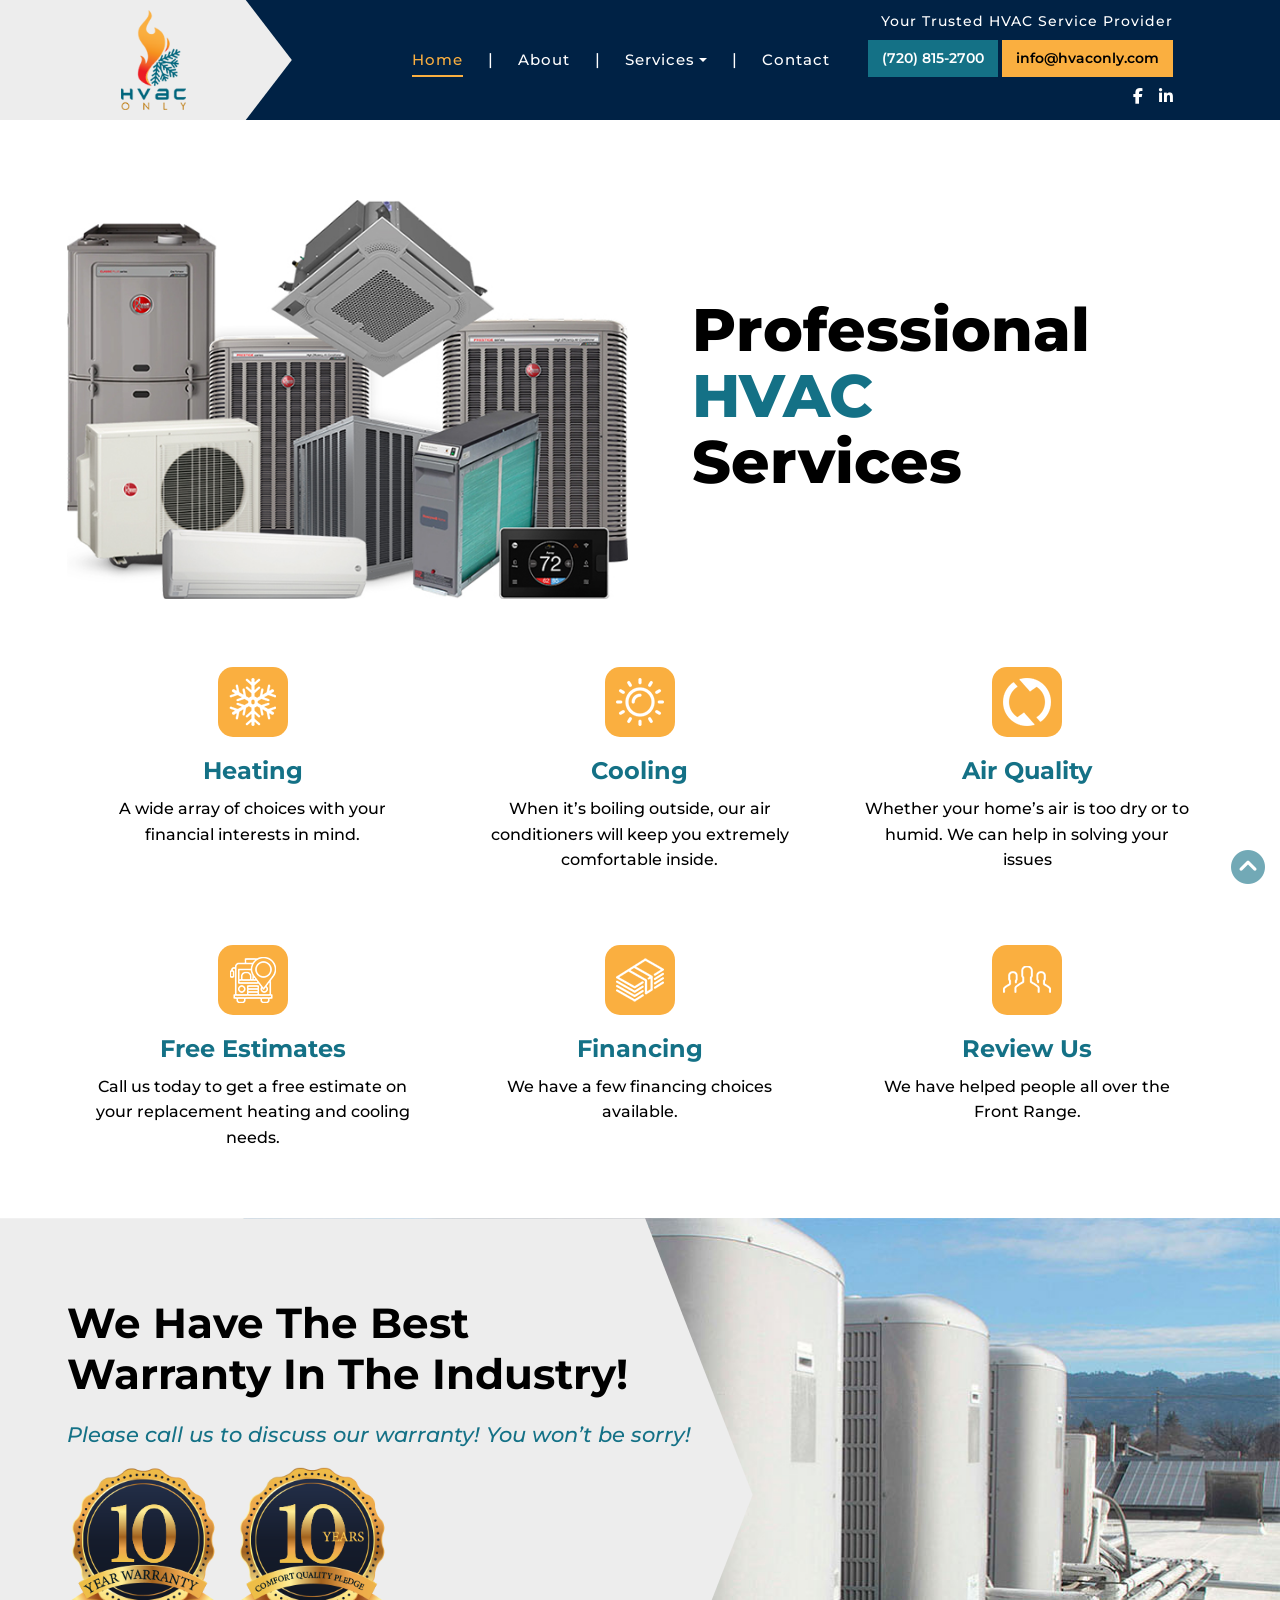
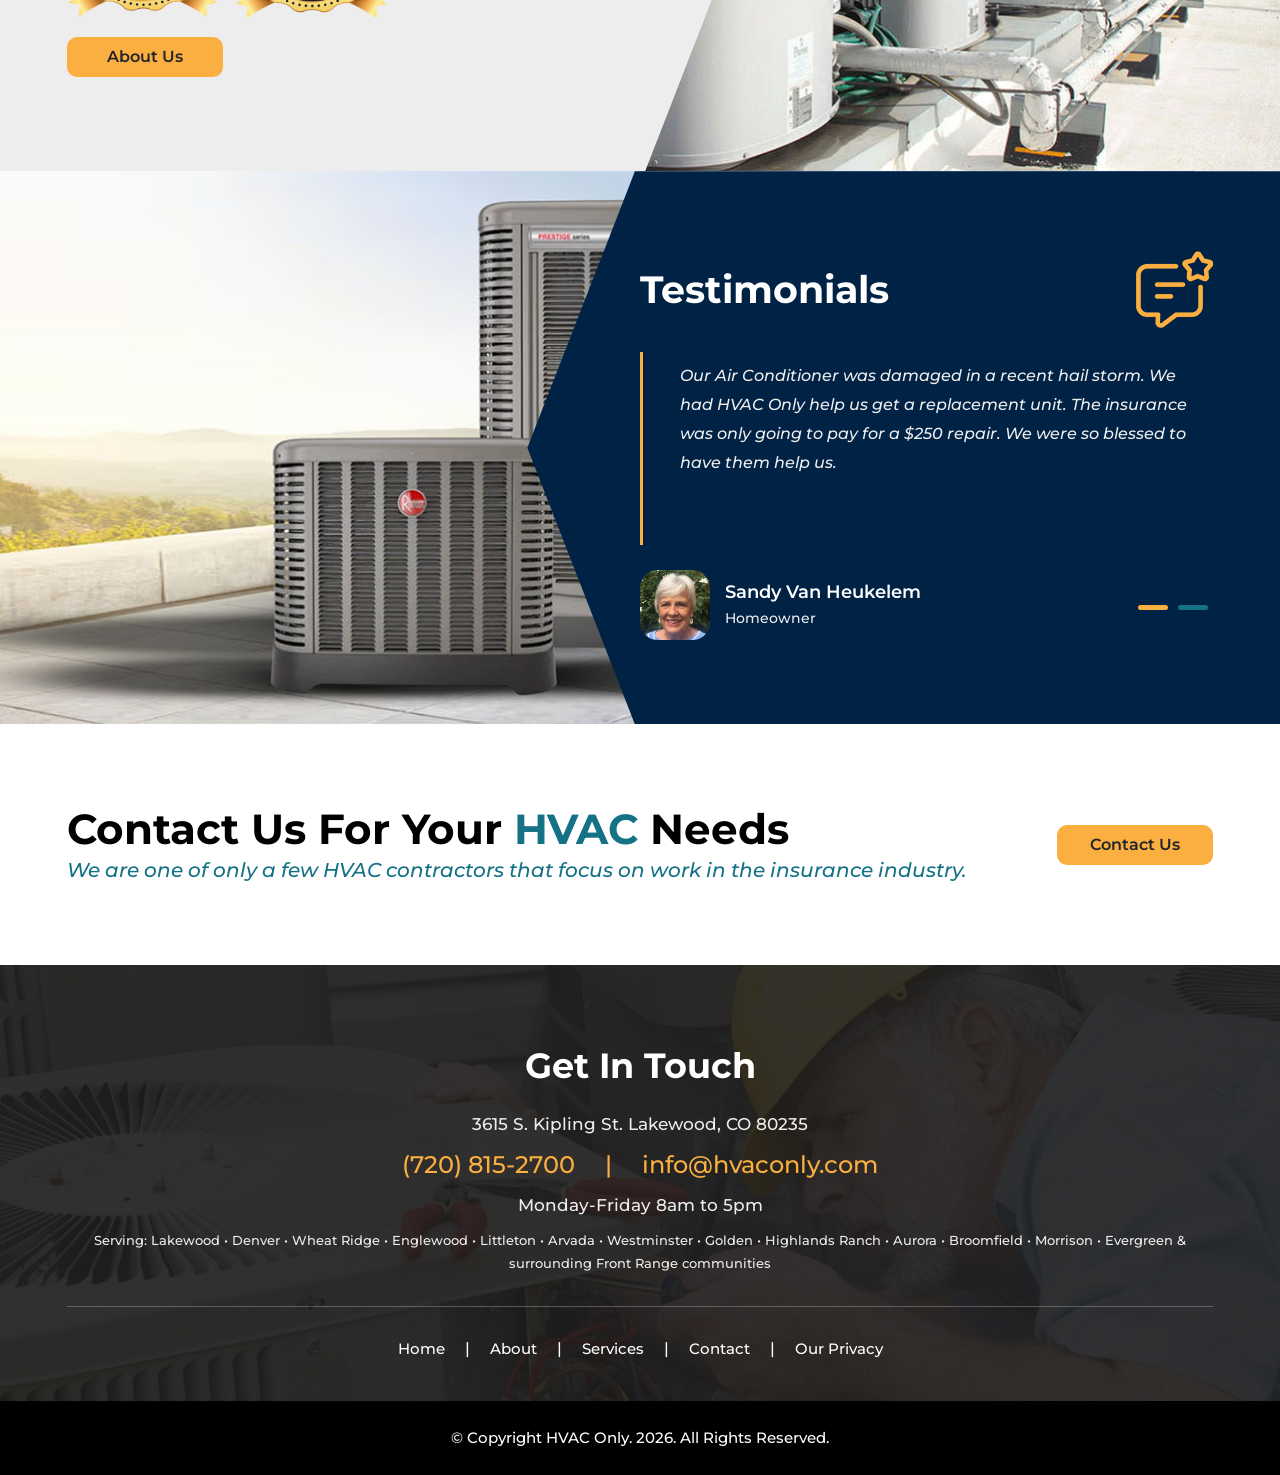
<file: newsite/extracted/hvac_08042026/hvac/index.html>
<!DOCTYPE html
  PUBLIC "-//W3C//DTD XHTML 1.0 Transitional//EN" "http://www.w3.org/TR/xhtml1/DTD/xhtml1-transitional.dtd">
<html xmlns="http://www.w3.org/1999/xhtml">

<head>
  <meta charset="utf-8">
  <meta http-equiv="content-type" content="text/html; charset=utf-8" />
  <meta name="viewport" content="width=device-width, initial-scale=1">
  <link rel="stylesheet" href="css/bootstrap.min.css">

  <title>HVAC Only | Heating & Cooling Contractor | Lakewood, CO</title>
  <meta name="description" content="HVAC Only offers expert heating, cooling & air quality services in Lakewood, CO. Serving Denver, Wheat Ridge, Littleton, Englewood, Arvada & the Front Range. Free estimates — call (720) 815-2700.">
  <meta name="robots" content="index, follow">
  <link rel="canonical" href="https://hvaconly.com/">
  <!-- Open Graph -->
  <meta property="og:type" content="website">
  <meta property="og:title" content="HVAC Only | Heating & Cooling Contractor | Lakewood, CO">
  <meta property="og:description" content="HVAC Only offers expert heating, cooling & air quality services in Lakewood, CO. Serving Denver, Wheat Ridge, Littleton, Englewood, Arvada & the Front Range. Free estimates — call (720) 815-2700.">
  <meta property="og:url" content="https://hvaconly.com/">
  <meta property="og:site_name" content="HVAC Only">
  <meta property="og:image" content="https://hvaconly.com/img/logo.png">
  <!-- Twitter Card -->
  <meta name="twitter:card" content="summary">
  <meta name="twitter:title" content="HVAC Only | Heating & Cooling Contractor | Lakewood, CO">
  <meta name="twitter:description" content="HVAC Only offers expert heating, cooling & air quality services in Lakewood, CO. Serving Denver, Wheat Ridge, Littleton, Englewood, Arvada & the Front Range. Free estimates — call (720) 815-2700.">
  <!-- Local SEO -->
  <meta name="geo.region" content="US-CO">
  <meta name="geo.placename" content="Lakewood, Colorado">
  <meta name="geo.position" content="39.6461;-105.1244">
  <meta name="ICBM" content="39.6461, -105.1244">

  <link rel="shortcut icon" href="img/favIcon.png" />
  <link rel="stylesheet" type="text/css" href="css/all.css" />
  <link rel="stylesheet" type="text/css" href="css/style.css?v=3" />
  <link rel="stylesheet" href="css/animate.css">
  <link rel="stylesheet" href="css/jquery.bxslider.css">

  <link rel="preconnect" href="https://fonts.googleapis.com">
  <link rel="preconnect" href="https://fonts.gstatic.com" crossorigin>
  <link href="https://fonts.googleapis.com/css2?family=Montserrat:ital,wght@0,100..900;1,100..900&display=swap"
    rel="stylesheet">
  <script type="application/ld+json">
  {
    "@context": "https://schema.org",
    "@type": "HVACBusiness",
    "name": "HVAC Only",
    "url": "https://hvaconly.com",
    "logo": "https://hvaconly.com/img/logo.png",
    "image": "https://hvaconly.com/img/logo.png",
    "description": "Expert heating, cooling and air quality services in Lakewood, CO and the Denver metro area.",
    "telephone": "+17208152700",
    "email": "info@hvaconly.com",
    "address": {
      "@type": "PostalAddress",
      "streetAddress": "3615 S. Kipling St.",
      "addressLocality": "Lakewood",
      "addressRegion": "CO",
      "postalCode": "80235",
      "addressCountry": "US"
    },
    "geo": {
      "@type": "GeoCoordinates",
      "latitude": 39.6461,
      "longitude": -105.1244
    },
    "openingHoursSpecification": {
      "@type": "OpeningHoursSpecification",
      "dayOfWeek": ["Monday","Tuesday","Wednesday","Thursday","Friday"],
      "opens": "08:00",
      "closes": "17:00"
    },
    "areaServed": [
      {"@type": "City", "name": "Lakewood", "addressRegion": "CO"},
      {"@type": "City", "name": "Denver", "addressRegion": "CO"},
      {"@type": "City", "name": "Wheat Ridge", "addressRegion": "CO"},
      {"@type": "City", "name": "Englewood", "addressRegion": "CO"},
      {"@type": "City", "name": "Littleton", "addressRegion": "CO"},
      {"@type": "City", "name": "Arvada", "addressRegion": "CO"},
      {"@type": "City", "name": "Westminster", "addressRegion": "CO"},
      {"@type": "City", "name": "Golden", "addressRegion": "CO"},
      {"@type": "City", "name": "Highlands Ranch", "addressRegion": "CO"},
      {"@type": "City", "name": "Aurora", "addressRegion": "CO"},
      {"@type": "City", "name": "Broomfield", "addressRegion": "CO"},
      {"@type": "City", "name": "Morrison", "addressRegion": "CO"},
      {"@type": "City", "name": "Edgewater", "addressRegion": "CO"},
      {"@type": "City", "name": "Centennial", "addressRegion": "CO"},
      {"@type": "City", "name": "Lone Tree", "addressRegion": "CO"},
      {"@type": "City", "name": "Evergreen", "addressRegion": "CO"},
      {"@type": "City", "name": "Thornton", "addressRegion": "CO"}
    ],
    "priceRange": "$$",
    "sameAs": []
  }
  </script>
</head>

<body>
  <!-- HEADER -->
  <header id="header" class="main-header angled-bg">
    <div class="container">
      <div class="header-wrapper d-flex align-items-center justify-content-between">

        <!-- LEFT: Logo -->
        <div class="header-left d-flex align-items-center">
          <a class="logo-box" href="index.html">
            <img src="img/logo.png" alt="HVAC Logo" class="logo-img">
          </a>
        </div>

        <!-- CENTER: Desktop Nav -->
        <nav class="main-nav">
          <ul class="nav-list d-flex mb-0">
            <li><a href="index.html" class="active">Home</a></li>
            <li>|</li>
            <li><a href="about.html">About</a></li>
            <li>|</li>
            <li class="dropdown">
              <a href="services.html" class="dropdown-toggle">Services</a> <!-- data-bs-toggle="dropdown" -->

              <ul class="dropdown-menu">
                <li><a class="dropdown-item" href="air-quality.html">Air Quality</a></li>
                <li><a class="dropdown-item" href="cooling.html">Cooling</a></li>
                <li><a class="dropdown-item" href="heating.html">Heating</a></li>
                <li><a class="dropdown-item" href="packaged-units.html">Packaged Units</a></li>
                <li><a class="dropdown-item" href="reports.html">Reports</a></li>
                <li><a class="dropdown-item" href="services.html">Service</a></li>
              </ul>
            </li>
            <li>|</li>
            <li><a href="contact.html">Contact</a></li>
          </ul>
        </nav>

        <!-- RIGHT -->
        <div class="header-right text-end">

          <!-- Hamburger -->
          <div class="hamburger d-lg-none">
            <i class="fa-solid fa-bars-staggered"></i>
          </div>

          <p class="tagline mb-0 pb-2 d-none d-lg-block">
            Your Trusted HVAC Service Provider
          </p>

          <div class="contact-box d-flex justify-content-end align-items-center d-none d-lg-flex">
            <a href="tel:7208152700" class="contact-btn phone">(720) 815-2700</a>
            <a href="mailto:info@hvaconly.com" class="contact-btn email">info@hvaconly.com</a>
          </div>

          <div class="social-icons pt-2 d-none d-lg-block">
            <a href="http://www.Facebook.com/hvaconly.com"><i class="fab fa-facebook-f"></i></a>
            <a href="http://www.linkedin/company/hvaconly"><i class="fab fa-linkedin-in"></i></a>
          </div>

        </div>

      </div>
    </div>
  </header>

  <!-- MOBILE MENU -->
  <div class="mobile-menu">
    <div class="mobile-menu-close" id="mobileMenuClose">
      <i class="fa-solid fa-xmark"></i>
    </div>
    <div class="mobile-menu-inner">

      <ul>
        <li><a href="index.html" class="active">Home</a></li>
        <li><a href="about.html">About</a></li>
        <li><a href="services.html">Services</a></li>
        <li><a href="contact.html">Contact</a></li>
      </ul>

      <div class="mobile-contact">
        <div class="contact-box">
          <a href="tel:7208152700" class="contact-btn phone">(720) 815-2700</a>
          <a href="mailto:info@hvaconly.com" class="contact-btn email">info@hvaconly.com</a>
        </div>

        <div class="social-icons pt-2 text-end">
          <a href="#"><i class="fab fa-facebook-f"></i></a>
          <a href="#"><i class="fab fa-linkedin-in"></i></a>
        </div>
      </div>

    </div>
  </div>

  <!-- OVERLAY -->
  <div class="menu-overlay"></div>


  <!-- HERO -->
  <section id="hero" class="hero-section topMarginOfHeader">
    <div class="container">
      <div class="row align-items-center">

        <!-- LEFT: IMAGE -->
        <div class="col-lg-6 hero-image-col">
          <div class="hero-image text-center wow fadeInLeft">
            <img src="img/hvac-banner.jpg" alt="HVAC Products" class="img-fluid">
          </div>
        </div>

        <!-- RIGHT: CONTENT -->
        <div class="col-lg-6 hero-content-col">
          <div class="hero-content">
            <h1 class="hero-title fadeInUp">
              Professional <br>
              <span>HVAC</span> <br>
              Services
            </h1>
          </div>
        </div>

      </div>
    </div>
  </section>

  <section id="services" class="services-section">
    <div class="container">

      <div class="row text-center g-3">

        <!-- ROW 1 -->
        <div class="col-lg-4 col-md-6">
          <a href="heating.html" class="service-card-link">
          <div class="service-card wow fadeInUp" data-wow-delay="0.0s">
            <div class="icon-box">
              <img src="img/services5_ic.png" class="img-fluid" alt="">
            </div>
            <h4>Heating</h4>
            <p>A wide array of choices with your financial interests in mind.</p>
          </div>
          </a>
        </div>

        <div class="col-lg-4 col-md-6">
          <a href="cooling.html" class="service-card-link">
          <div class="service-card wow fadeInUp" data-wow-delay="0.2s">
            <div class="icon-box">
              <img src="img/services2_ic.png" class="img-fluid" alt="">
            </div>
            <h4>Cooling</h4>
            <p>When it’s boiling outside, our air conditioners will keep you extremely comfortable inside.</p>
          </div>
          </a>
        </div>

        <div class="col-lg-4 col-md-6">
          <a href="air-quality.html" class="service-card-link">
          <div class="service-card wow fadeInUp" data-wow-delay="0.4s">
            <div class="icon-box">
              <img src="img/services1_ic.png" class="img-fluid" alt="">
            </div>
            <h4>Air Quality</h4>
            <p>Whether your home’s air is too dry or to humid. We can help in solving your issues</p>
          </div>
          </a>
        </div>

        <!-- ROW 2 -->
        <div class="col-lg-4 col-md-6">
          <a href="contact.html" class="service-card-link">
          <div class="service-card wow fadeInUp" data-wow-delay="0.0s">
            <div class="icon-box">
              <img src="img/services4_ic.png" class="img-fluid" alt="">
            </div>
            <h4>Free Estimates</h4>
            <p>Call us today to get a free estimate on your replacement heating and cooling needs.</p>
          </div>
          </a>
        </div>

        <div class="col-lg-4 col-md-6">
          <a href="contact.html" class="service-card-link">
          <div class="service-card wow fadeInUp" data-wow-delay="0.2s">
            <div class="icon-box">
              <img src="img/services3_ic.png" class="img-fluid" alt="">
            </div>
            <h4>Financing</h4>
            <p>We have a few financing choices available.</p>
          </div>
          </a>
        </div>

        <div class="col-lg-4 col-md-6">
          <a href="https://share.google/iJ02FwSzoN0exjNs5" target="_blank" rel="noopener" class="service-card-link">
          <div class="service-card wow fadeInUp" data-wow-delay="0.4s">
            <div class="icon-box">
              <img src="img/services6_ic.png" class="img-fluid" alt="">
            </div>
            <h4>Review Us</h4>
            <p>We have helped people all over the Front Range.</p>
          </div>
          </a>
        </div>

      </div>

    </div>
  </section>

  <section id="warranty" class="warranty-section wow fadeInUp">
    <div class="container">
      <div class="row g-0 align-items-stretch">

        <!-- LEFT CONTENT -->
        <div class="col-lg-7 warranty-content d-flex align-items-center">
          <div class="content-inner">

            <h2 class="warranty-title wow fadeInUp">
              We Have The Best <br> Warranty In The Industry!
            </h2>

            <p class="warranty-subtitle">
              Please call us to discuss our warranty! You won’t be sorry!
            </p>

            <div class="badge-wrapper d-flex flex-wrap">
              <img src="img/badge1.png" alt="10 Years Comfort Quality" class="wow fadeInUp" data-wow-delay="0.0s">
              <img src="img/badge2.png" alt="10 Years Warranty" class="wow fadeInUp" data-wow-delay="0.2s">
            </div>

            <a href="about.html" class="btn warranty-btn wow fadeInUp">
              About Us
            </a>

          </div>
        </div>

        <!-- RIGHT CONTENT -->
        <div class="col-lg-5"></div>
      </div>
    </div>
  </section>

  <section id="testimonials" class="testimonials-section wow fadeInUp">
    <div class="container">
      <div class="row g-0 align-items-stretch">

        <!-- LEFT IMAGE -->
        <div class="col-lg-6"></div>

        <!-- RIGHT CONTENT -->
        <div class="col-lg-6 testimonials-content d-flex align-items-center">
          <div class="content-inner w-100">

            <div class="d-flex align-items-center justify-content-between mb-4">
              <h2 class="section-title mb-0 wow fadeInUp">Testimonials</h2>
              <div class="icon-box">
                <img src="img/review_ic.png" class="img-fluid" alt="Review icon">
              </div>
            </div>

            <!-- SLIDER -->
            <ul class="testimonial-slider wow fadeInUp">

              <!-- ITEM -->
              <li>
                <div class="testimonial-item">
                  <div class="quote-line"></div>

                  <p class="testimonial-text">
                    Our Air Conditioner was damaged in a recent hail storm. We had HVAC Only help us get a replacement
                    unit. The insurance was only going to pay for a $250 repair. We were so blessed to have them help
                    us.
                  </p>

                  <div class="testimonial-user d-flex align-items-center">
                    <img src="img/sandy-van.png" class="img-fluid" alt="Sandy Van Heukelem">

                    <div class="user-info">
                      <h6>Sandy Van Heukelem</h6>
                      <span>Homeowner</span>
                    </div>
                  </div>
                </div>
              </li>

              <!-- ITEM -->
              <li>
                <div class="testimonial-item">
                  <div class="quote-line"></div>

                  <p class="testimonial-text">
                    HVAC Only took the time to help us with grueling process of dealing with our insurance company. We
                    heard “no” over 10 times for our request for replacement. HVAC Only took the time to deal with them
                    and educate them why indeed they needed replacement. We eventually got all 8 of our commercial units
                    paid for.
                  </p>

                  <div class="testimonial-user d-flex align-items-center">
                    <img src="img/Jenn-key.png" class="img-fluid" alt="Jennifer Kay">

                    <div class="user-info">
                      <h6>Jennifer Kay</h6>
                      <span>Business Owner</span>
                    </div>
                  </div>
                </div>
              </li>

            </ul>

          </div>
        </div>

      </div>
    </div>
  </section>

  <section id="cta" class="cta-section wow fadeInUp">
    <div class="container">
      <div class="cta-wrapper d-flex align-items-center justify-content-between flex-wrap">

        <!-- LEFT CONTENT -->
        <div class="cta-content">
          <h2 class="warranty-title">
            Contact Us For Your <span>HVAC</span> Needs
          </h2>
          <p class="warranty-subtitle">
            We are one of only a few HVAC contractors that focus on work in the insurance industry.
          </p>
        </div>

        <!-- BUTTON -->
        <div class="cta-btn-wrapper">
          <a href="contact.html" class="btn warranty-btn">Contact Us</a>
        </div>

      </div>
    </div>
  </section>

  <footer class="footer-section">

    <!-- TOP (CONTACT AREA) -->
    <div class="footer-top d-flex align-items-center">
      <div class="container text-center">

        <h2 class="footer-title">Get In Touch</h2>

        <p class="footer-address">
          3615 S. Kipling St. Lakewood, CO 80235
        </p>

        <div class="footer-contact d-flex justify-content-center flex-wrap">
          <a href="tel:17208152700">(720) 815-2700</a>
          <span class="divider">|</span>
          <a href="mailto:info@hvaconly.com">info@hvaconly.com</a>
        </div>

        <p class="footer-address">
          Monday-Friday 8am to 5pm
        </p>

        <p class="footer-address footer-service-area">
          Serving: Lakewood &bull; Denver &bull; Wheat Ridge &bull; Englewood &bull; Littleton &bull; Arvada &bull; Westminster &bull; Golden &bull; Highlands Ranch &bull; Aurora &bull; Broomfield &bull; Morrison &bull; Evergreen &amp; surrounding Front Range communities
        </p>

        <hr class="footer-line">

        <!-- NAV -->
        <nav class="footer-nav">
          <ul class="d-flex justify-content-center flex-wrap">
            <li><a href="index.html">Home</a></li>
            <li>|</li>
            <li><a href="about.html">About</a></li>
            <li>|</li>
            <li><a href="services.html">Services</a></li>
            <li>|</li>
            <li><a href="contact.html">Contact</a></li>
            <li>|</li>
            <li><a href="#">Our Privacy</a></li>
          </ul>
        </nav>

      </div>
    </div>

    <!-- BOTTOM -->
    <div class="footer-bottom text-center">
      <p>© Copyright HVAC Only. <span id="footerYear"></span>. All Rights Reserved.</p>
    </div>

  </footer>

  <a href="#" class="back-to-top"><i class="fas fa-chevron-circle-up"></i></a>

  <div id="preloader">
    <div class="preloader-inner">
      <div class="preloader-logo-wrapper">
        <img src="img/logo.png" class="img-fluid preloader-logo" alt="">
        <div class="preloader-spinner"></div>
      </div>
      <p class="preloader-text">
        Preparing your comfort
        <span class="dot">.</span>
        <span class="dot">.</span>
        <span class="dot">.</span>
      </p>
    </div>
  </div>



  <script src="js/jquery.min.js"></script>
  <script src="js/popper.min.js"></script>
  <script src="js/bootstrap.bundle.min.js"></script>
  <script src="js/bootstrap.min.js"></script>
  <script src="js/jquery.bxslider.js"></script>
  <script src="js/wow.js"></script>
  <script src="js/myScript.js"></script>

  <script>
    $(document).ready(function () {
      $('.testimonial-slider').bxSlider({
        mode: 'horizontal',
        auto: true,
        pause: 5000,
        controls: false,
        pager: true,
        infiniteLoop: true,
        autoHover: true,
        touchEnabled: false,
        adaptiveHeight: true
      });
    });
  </script>

</body>

</html>
</file>
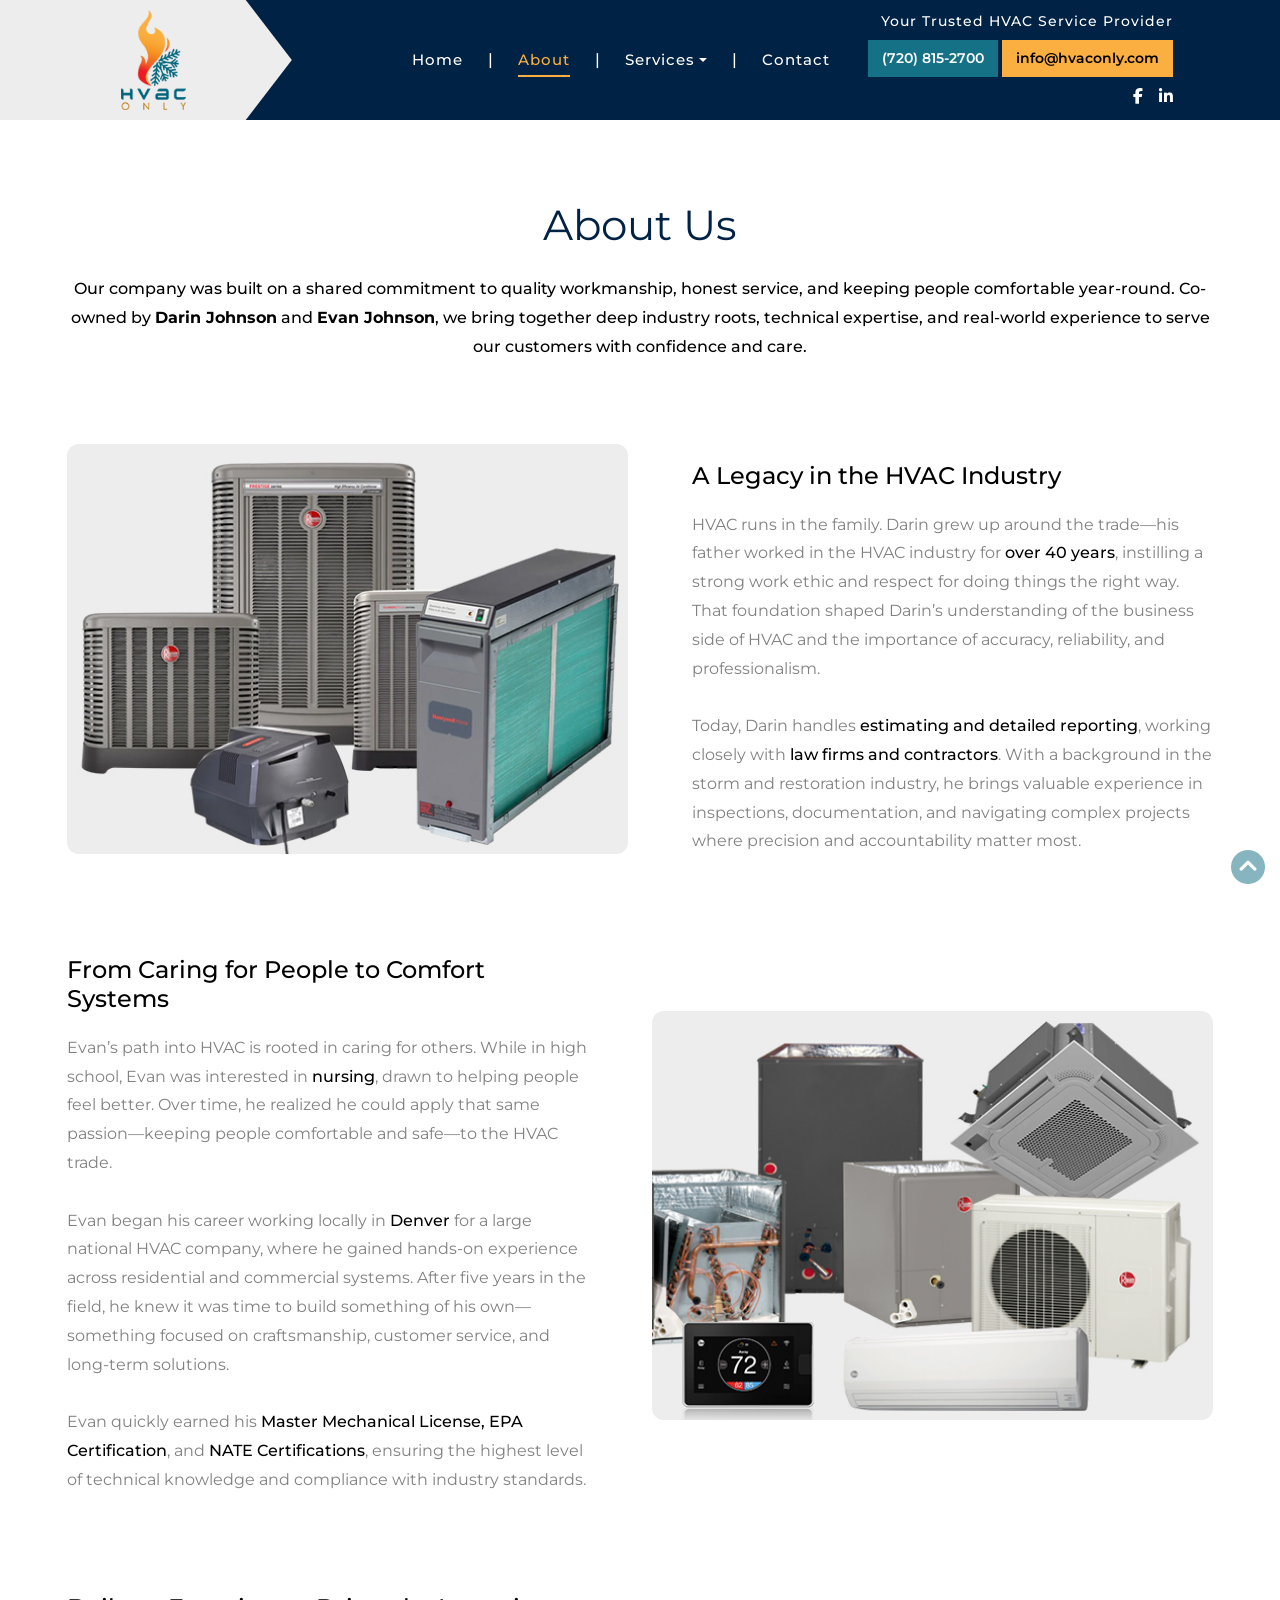
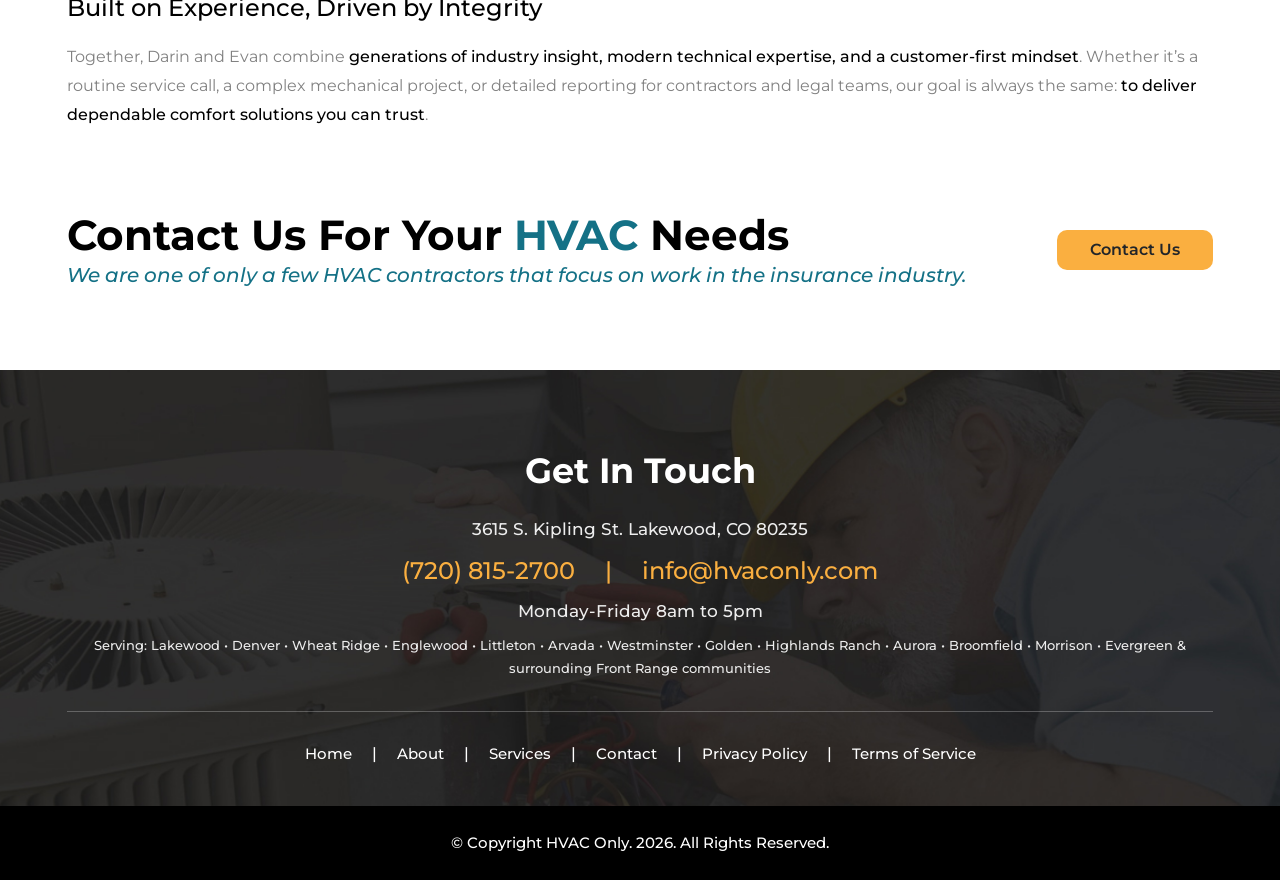
<file: newsite/extracted/hvac_08042026/hvac/about.html>
<!DOCTYPE html
  PUBLIC "-//W3C//DTD XHTML 1.0 Transitional//EN" "http://www.w3.org/TR/xhtml1/DTD/xhtml1-transitional.dtd">
<html xmlns="http://www.w3.org/1999/xhtml">

<head>
  <meta charset="utf-8">
  <meta http-equiv="content-type" content="text/html; charset=utf-8" />
  <meta name="viewport" content="width=device-width, initial-scale=1">
  <link rel="stylesheet" href="css/bootstrap.min.css">

  <title>About HVAC Only | Trusted HVAC Contractor | Lakewood, CO</title>
  <meta name="description" content="HVAC Only is a locally trusted heating and cooling contractor in Lakewood, CO. Learn about our commitment to quality service throughout Denver, Littleton, Englewood & the Front Range.">
  <meta name="robots" content="index, follow">
  <link rel="canonical" href="https://hvaconly.com/about.html">
  <!-- Open Graph -->
  <meta property="og:type" content="website">
  <meta property="og:title" content="About HVAC Only | Trusted HVAC Contractor | Lakewood, CO">
  <meta property="og:description" content="HVAC Only is a locally trusted heating and cooling contractor in Lakewood, CO. Learn about our commitment to quality service throughout Denver, Littleton, Englewood & the Front Range.">
  <meta property="og:url" content="https://hvaconly.com/about.html">
  <meta property="og:site_name" content="HVAC Only">
  <meta property="og:image" content="https://hvaconly.com/img/logo.png">
  <!-- Twitter Card -->
  <meta name="twitter:card" content="summary">
  <meta name="twitter:title" content="About HVAC Only | Trusted HVAC Contractor | Lakewood, CO">
  <meta name="twitter:description" content="HVAC Only is a locally trusted heating and cooling contractor in Lakewood, CO. Learn about our commitment to quality service throughout Denver, Littleton, Englewood & the Front Range.">
  <!-- Local SEO -->
  <meta name="geo.region" content="US-CO">
  <meta name="geo.placename" content="Lakewood, Colorado">
  <meta name="geo.position" content="39.6461;-105.1244">
  <meta name="ICBM" content="39.6461, -105.1244">

  <link rel="shortcut icon" href="img/favIcon.png" />
  <link rel="stylesheet" type="text/css" href="css/all.css" />
  <link rel="stylesheet" type="text/css" href="css/style.css?v=3" />
  <link rel="stylesheet" href="css/animate.css">
  <!-- <link rel="stylesheet" href="css/jquery.bxslider.css"> -->

  <link rel="preconnect" href="https://fonts.googleapis.com">
  <link rel="preconnect" href="https://fonts.gstatic.com" crossorigin>
  <link href="https://fonts.googleapis.com/css2?family=Montserrat:ital,wght@0,100..900;1,100..900&display=swap"
    rel="stylesheet">
  <script type="application/ld+json">
  {
    "@context": "https://schema.org",
    "@type": "HVACBusiness",
    "name": "HVAC Only",
    "url": "https://hvaconly.com",
    "logo": "https://hvaconly.com/img/logo.png",
    "image": "https://hvaconly.com/img/logo.png",
    "description": "Expert heating, cooling and air quality services in Lakewood, CO and the Denver metro area.",
    "telephone": "+17208152700",
    "email": "info@hvaconly.com",
    "address": {
      "@type": "PostalAddress",
      "streetAddress": "3615 S. Kipling St.",
      "addressLocality": "Lakewood",
      "addressRegion": "CO",
      "postalCode": "80235",
      "addressCountry": "US"
    },
    "geo": {
      "@type": "GeoCoordinates",
      "latitude": 39.6461,
      "longitude": -105.1244
    },
    "openingHoursSpecification": {
      "@type": "OpeningHoursSpecification",
      "dayOfWeek": ["Monday","Tuesday","Wednesday","Thursday","Friday"],
      "opens": "08:00",
      "closes": "17:00"
    },
    "areaServed": [
      {"@type": "City", "name": "Lakewood", "addressRegion": "CO"},
      {"@type": "City", "name": "Denver", "addressRegion": "CO"},
      {"@type": "City", "name": "Wheat Ridge", "addressRegion": "CO"},
      {"@type": "City", "name": "Englewood", "addressRegion": "CO"},
      {"@type": "City", "name": "Littleton", "addressRegion": "CO"},
      {"@type": "City", "name": "Arvada", "addressRegion": "CO"},
      {"@type": "City", "name": "Westminster", "addressRegion": "CO"},
      {"@type": "City", "name": "Golden", "addressRegion": "CO"},
      {"@type": "City", "name": "Highlands Ranch", "addressRegion": "CO"},
      {"@type": "City", "name": "Aurora", "addressRegion": "CO"},
      {"@type": "City", "name": "Broomfield", "addressRegion": "CO"},
      {"@type": "City", "name": "Morrison", "addressRegion": "CO"},
      {"@type": "City", "name": "Edgewater", "addressRegion": "CO"},
      {"@type": "City", "name": "Centennial", "addressRegion": "CO"},
      {"@type": "City", "name": "Lone Tree", "addressRegion": "CO"},
      {"@type": "City", "name": "Evergreen", "addressRegion": "CO"},
      {"@type": "City", "name": "Thornton", "addressRegion": "CO"}
    ],
    "priceRange": "$$",
    "sameAs": []
  }
  </script>
</head>

<body>
  <!-- HEADER -->
  <header id="header" class="main-header angled-bg">
    <div class="container">
      <div class="header-wrapper d-flex align-items-center justify-content-between">

        <!-- LEFT: Logo -->
        <div class="header-left d-flex align-items-center">
          <a class="logo-box" href="index.html">
            <img src="img/logo.png" alt="HVAC Logo" class="logo-img">
          </a>
        </div>

        <!-- CENTER: Desktop Nav -->
        <nav class="main-nav">
          <ul class="nav-list d-flex mb-0">
            <li><a href="index.html">Home</a></li>
            <li>|</li>
            <li><a href="about.html" class="active">About</a></li>
            <li>|</li>
            <li class="dropdown">
              <a href="services.html" class="dropdown-toggle">Services</a> <!-- data-bs-toggle="dropdown" -->

              <ul class="dropdown-menu">
                <li><a class="dropdown-item" href="air-quality.html">Air Quality</a></li>
                <li><a class="dropdown-item" href="cooling.html">Cooling</a></li>
                <li><a class="dropdown-item" href="heating.html">Heating</a></li>
                <li><a class="dropdown-item" href="packaged-units.html">Packaged Units</a></li>
                <li><a class="dropdown-item" href="reports.html">Reports</a></li>
                <li><a class="dropdown-item" href="services.html">Service</a></li>
              </ul>
            </li>
            <li>|</li>
            <li><a href="contact.html">Contact</a></li>
          </ul>
        </nav>

        <!-- RIGHT -->
        <div class="header-right text-end">

          <!-- Hamburger -->
          <div class="hamburger d-lg-none">
            <i class="fa-solid fa-bars-staggered"></i>
          </div>

          <p class="tagline mb-0 pb-2 d-none d-lg-block">
            Your Trusted HVAC Service Provider
          </p>

          <div class="contact-box d-flex justify-content-end align-items-center d-none d-lg-flex">
            <a href="tel:7208152700" class="contact-btn phone">(720) 815-2700</a>
            <a href="mailto:info@hvaconly.com" class="contact-btn email">info@hvaconly.com</a>
          </div>

          <div class="social-icons pt-2 d-none d-lg-block">
            <a href="http://www.Facebook.com/hvaconly.com"><i class="fab fa-facebook-f"></i></a>
            <a href="http://www.linkedin/company/hvaconly"><i class="fab fa-linkedin-in"></i></a>
          </div>

        </div>

      </div>
    </div>
  </header>

  <!-- MOBILE MENU -->
  <div class="mobile-menu">
    <div class="mobile-menu-close" id="mobileMenuClose">
      <i class="fa-solid fa-xmark"></i>
    </div>
    <div class="mobile-menu-inner">

      <ul>
        <li><a href="index.html">Home</a></li>
        <li><a href="about.html" class="active">About</a></li>
        <li><a href="services.html">Services</a></li>
        <li><a href="contact.html">Contact</a></li>
      </ul>

      <div class="mobile-contact">
        <div class="contact-box">
          <a href="tel:7208152700" class="contact-btn phone">(720) 815-2700</a>
          <a href="mailto:info@hvaconly.com" class="contact-btn email">info@hvaconly.com</a>
        </div>

        <div class="social-icons pt-2 text-end">
          <a href="#"><i class="fab fa-facebook-f"></i></a>
          <a href="#"><i class="fab fa-linkedin-in"></i></a>
        </div>
      </div>

    </div>
  </div>

  <!-- OVERLAY -->
  <div class="menu-overlay"></div>

  <!-- About HERO -->
  <!-- HERO -->
  <section id="about-hero" class="topMarginOfHeader">
    <div class="container">
      <div class="about-hero-title wow fadeInUp">
        <h1>About Us</h1>
      </div>
      <div class="about-hero-text">
        <p>Our company was built on a shared commitment to quality workmanship, honest service, and keeping people
          comfortable year-round. Co-owned by <b>Darin Johnson</b> and <b>Evan Johnson</b>, we bring together deep
          industry roots,
          technical expertise, and real-world experience to serve our customers with confidence and care.</p>
      </div>
    </div>
  </section>

  <section id="aboutDetails" class="aboutDetails-section">
    <div class="container">
      <div class="aboutDetails-wrapper">
        <div class="row">
          <div class="col-md-6">
            <div class="aboutDetails-img">
              <img src="img/aboutImg1.jpg" class="img-fluid wow fadeInLeft" alt="Darin from HVAC Only reviewing HVAC damage estimates and reports in Lakewood, CO">
            </div>
          </div>
          <div class="col-md-6">
            <div class="aboutDetails-content">
              <h3>A Legacy in the HVAC Industry</h3>
              <p>
                HVAC runs in the family. Darin grew up around the trade—his father worked in the HVAC industry for
                <span>over 40 years</span>, instilling a strong work ethic and respect for doing things the right way.
                That foundation shaped Darin’s understanding of the business side of HVAC and the importance of
                accuracy,
                reliability, and professionalism.
                <br><br>
                Today, Darin handles <span>estimating and detailed reporting</span>, working closely with <span>law
                  firms
                  and contractors</span>. With a background in the storm and restoration industry, he brings valuable
                experience in inspections, documentation, and navigating complex projects where precision and
                accountability matter most.
              </p>
            </div>
          </div>
        </div>
      </div>

      <div class="aboutDetails-wrapper">
        <div class="row">
          <div class="col-md-6">
            <div class="aboutDetails-content">
              <h3>From Caring for People to Comfort Systems</h3>
              <p>
                Evan’s path into HVAC is rooted in caring for others. While in high school, Evan was interested in
                <span>nursing</span>, drawn to helping people feel better. Over time, he realized he could apply that
                same passion—keeping people comfortable and safe—to the HVAC trade.
                <br><br>
                Evan began his career working locally in <span>Denver</span> for a large national HVAC company, where he
                gained hands-on experience across residential and commercial systems. After five years in the field, he
                knew it was time to build something of his own—something focused on craftsmanship, customer service, and
                long-term solutions.
                <br><br>
                Evan quickly earned his <span>Master Mechanical License, EPA Certification</span>, and <span>NATE
                  Certifications</span>, ensuring the highest level of technical knowledge and compliance with industry
                standards.
              </p>
            </div>
          </div>
          <div class="col-md-6">
            <div class="aboutDetails-img">
              <img src="img/aboutImg2.jpg" class="img-fluid wow fadeInRight" alt="Evan, HVAC Only certified technician with Master Mechanical License and NATE Certification">
            </div>
          </div>
        </div>
      </div>

      <div class="aboutDetails-wrapper">
        <div class="row">
          <div class="col-md-12">
            <div class="aboutDetails-content ms-0">
              <h3>Built on Experience, Driven by Integrity</h3>
              <p>
                Together, Darin and Evan combine <span>generations of industry insight, modern technical expertise, and
                  a customer-first mindset</span>. Whether it’s a routine service call, a complex mechanical project, or
                detailed reporting for contractors and legal teams, our goal is always the same: <span>to deliver
                  dependable comfort solutions you can trust</span>.

              </p>
            </div>
          </div>
        </div>
      </div>
    </div>
  </section>

  <section id="cta" class="cta-section wow fadeInUp">
    <div class="container">
      <div class="cta-wrapper d-flex align-items-center justify-content-between flex-wrap">

        <!-- LEFT CONTENT -->
        <div class="cta-content">
          <h2 class="warranty-title">
            Contact Us For Your <span>HVAC</span> Needs
          </h2>
          <p class="warranty-subtitle">
            We are one of only a few HVAC contractors that focus on work in the insurance industry.
          </p>
        </div>

        <!-- BUTTON -->
        <div class="cta-btn-wrapper">
          <a href="contact.html" class="btn warranty-btn">Contact Us</a>
        </div>

      </div>
    </div>
  </section>

  <footer class="footer-section">

    <!-- TOP (CONTACT AREA) -->
    <div class="footer-top d-flex align-items-center">
      <div class="container text-center">

        <h2 class="footer-title">Get In Touch</h2>

        <p class="footer-address">
          3615 S. Kipling St. Lakewood, CO 80235
        </p>

        <div class="footer-contact d-flex justify-content-center flex-wrap">
          <a href="tel:17208152700">(720) 815-2700</a>
          <span class="divider">|</span>
          <a href="mailto:info@hvaconly.com">info@hvaconly.com</a>
        </div>

        <p class="footer-address">
          Monday-Friday 8am to 5pm
        </p>

        <p class="footer-address footer-service-area">
          Serving: Lakewood &bull; Denver &bull; Wheat Ridge &bull; Englewood &bull; Littleton &bull; Arvada &bull; Westminster &bull; Golden &bull; Highlands Ranch &bull; Aurora &bull; Broomfield &bull; Morrison &bull; Evergreen &amp; surrounding Front Range communities
        </p>

        <hr class="footer-line">

        <!-- NAV -->
        <nav class="footer-nav">
          <ul class="d-flex justify-content-center flex-wrap">
            <li><a href="index.html">Home</a></li>
            <li>|</li>
            <li><a href="about.html">About</a></li>
            <li>|</li>
            <li><a href="services.html">Services</a></li>
            <li>|</li>
            <li><a href="contact.html">Contact</a></li>
            <li>|</li>
            <li><a href="our-privacy.html">Privacy Policy</a></li>
            <li>|</li>
            <li><a href="eula.html">Terms of Service</a></li>
          </ul>
        </nav>

      </div>
    </div>

    <!-- BOTTOM -->
    <div class="footer-bottom text-center">
      <p>© Copyright HVAC Only. <span id="footerYear"></span>. All Rights Reserved.</p>
    </div>

  </footer>

  <a href="#" class="back-to-top"><i class="fas fa-chevron-circle-up"></i></a>

  <div id="preloader">
    <div class="preloader-inner">
      <div class="preloader-logo-wrapper">
        <img src="img/logo.png" class="img-fluid preloader-logo" alt="">
        <div class="preloader-spinner"></div>
      </div>
      <p class="preloader-text">
        Preparing your comfort
        <span class="dot">.</span>
        <span class="dot">.</span>
        <span class="dot">.</span>
      </p>
    </div>
  </div>



  <script src="js/jquery.min.js"></script>
  <script src="js/popper.min.js"></script>
  <script src="js/bootstrap.bundle.min.js"></script>
  <script src="js/bootstrap.min.js"></script>
  <!-- <script src="js/jquery.bxslider.js"></script> -->
  <script src="js/wow.js"></script>
  <script src="js/myScript.js"></script>

</body>

</html>
</file>
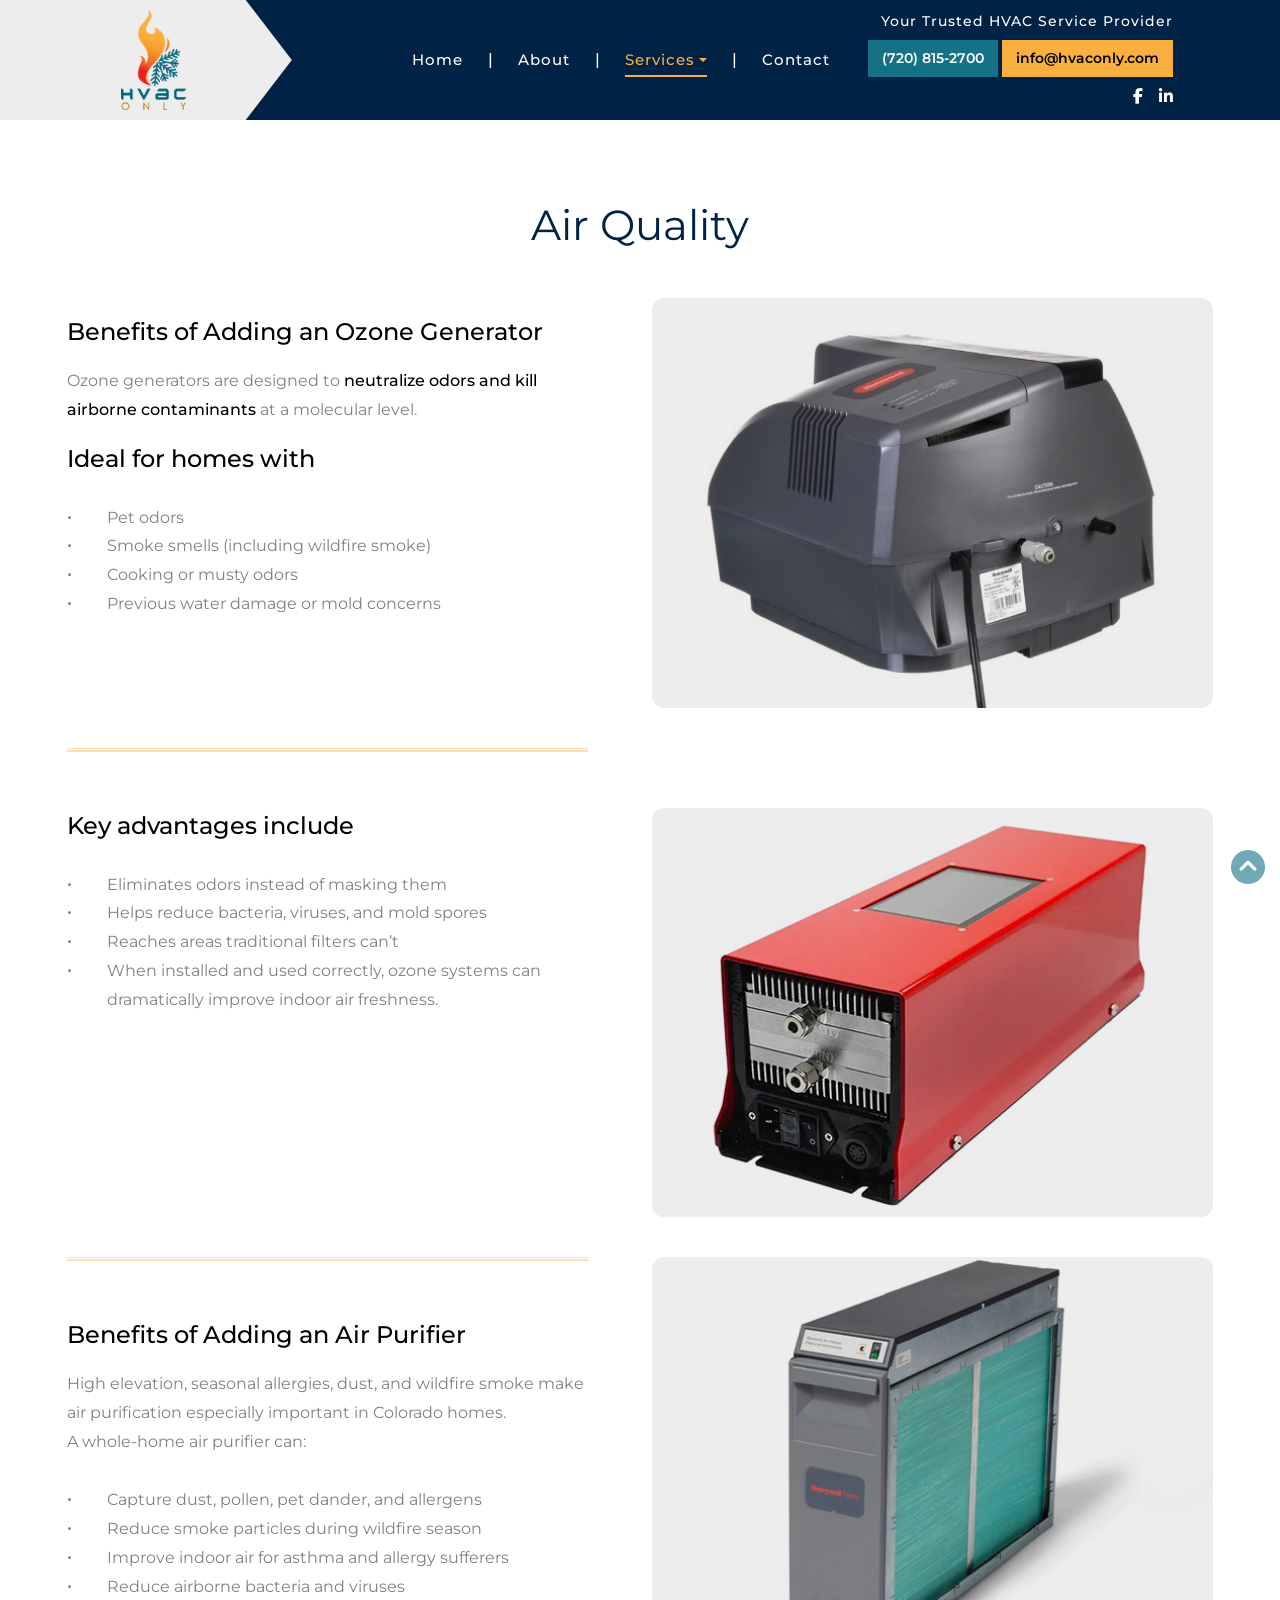
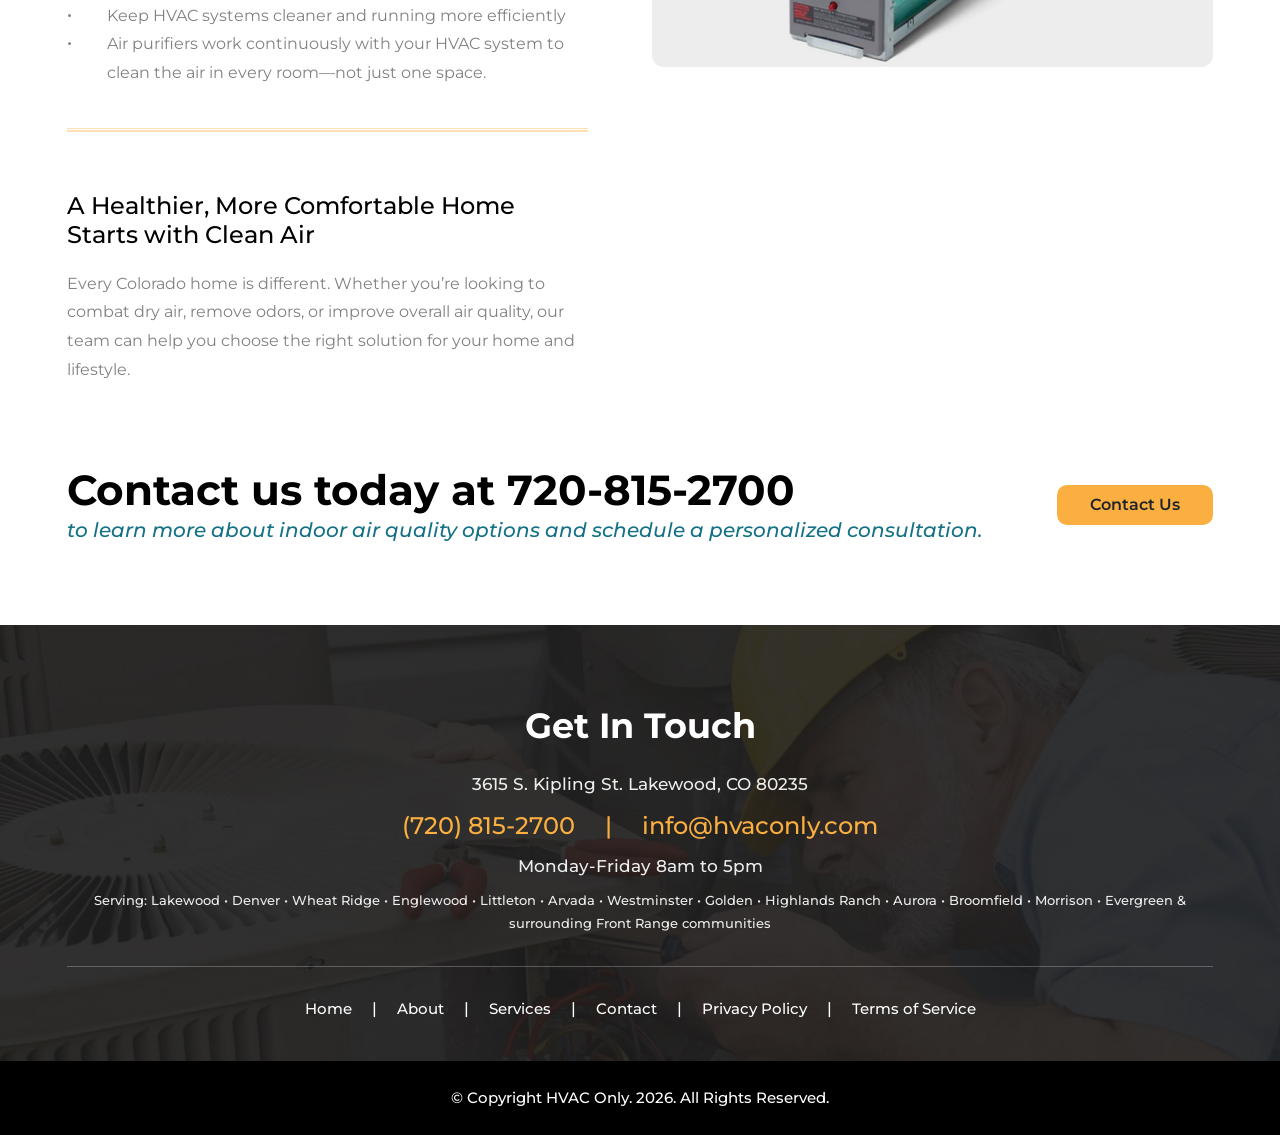
<file: newsite/extracted/hvac_08042026/hvac/air-quality.html>
<!DOCTYPE html
  PUBLIC "-//W3C//DTD XHTML 1.0 Transitional//EN" "http://www.w3.org/TR/xhtml1/DTD/xhtml1-transitional.dtd">
<html xmlns="http://www.w3.org/1999/xhtml">

<head>
  <meta charset="utf-8">
  <meta http-equiv="content-type" content="text/html; charset=utf-8" />
  <meta name="viewport" content="width=device-width, initial-scale=1">
  <link rel="stylesheet" href="css/bootstrap.min.css">

  <title>Indoor Air Quality Services Lakewood CO | HVAC Only</title>
  <meta name="description" content="Breathe easier with HVAC Only's indoor air quality solutions. We offer air purifiers, filtration & ventilation services in Lakewood, CO and throughout the Denver metro area.">
  <meta name="robots" content="index, follow">
  <link rel="canonical" href="https://hvaconly.com/air-quality.html">
  <!-- Open Graph -->
  <meta property="og:type" content="website">
  <meta property="og:title" content="Indoor Air Quality Services Lakewood CO | HVAC Only">
  <meta property="og:description" content="Breathe easier with HVAC Only's indoor air quality solutions. We offer air purifiers, filtration & ventilation services in Lakewood, CO and throughout the Denver metro area.">
  <meta property="og:url" content="https://hvaconly.com/air-quality.html">
  <meta property="og:site_name" content="HVAC Only">
  <meta property="og:image" content="https://hvaconly.com/img/logo.png">
  <!-- Twitter Card -->
  <meta name="twitter:card" content="summary">
  <meta name="twitter:title" content="Indoor Air Quality Services Lakewood CO | HVAC Only">
  <meta name="twitter:description" content="Breathe easier with HVAC Only's indoor air quality solutions. We offer air purifiers, filtration & ventilation services in Lakewood, CO and throughout the Denver metro area.">
  <!-- Local SEO -->
  <meta name="geo.region" content="US-CO">
  <meta name="geo.placename" content="Lakewood, Colorado">
  <meta name="geo.position" content="39.6461;-105.1244">
  <meta name="ICBM" content="39.6461, -105.1244">

  <link rel="shortcut icon" href="img/favIcon.png" />
  <link rel="stylesheet" type="text/css" href="css/all.css" />
  <link rel="stylesheet" type="text/css" href="css/style.css?v=3" />
  <link rel="stylesheet" href="css/animate.css">
  <!-- <link rel="stylesheet" href="css/jquery.bxslider.css"> -->

  <link rel="preconnect" href="https://fonts.googleapis.com">
  <link rel="preconnect" href="https://fonts.gstatic.com" crossorigin>
  <link href="https://fonts.googleapis.com/css2?family=Montserrat:ital,wght@0,100..900;1,100..900&display=swap"
    rel="stylesheet">
  <script type="application/ld+json">
  {
    "@context": "https://schema.org",
    "@type": "HVACBusiness",
    "name": "HVAC Only",
    "url": "https://hvaconly.com",
    "logo": "https://hvaconly.com/img/logo.png",
    "image": "https://hvaconly.com/img/logo.png",
    "description": "Expert heating, cooling and air quality services in Lakewood, CO and the Denver metro area.",
    "telephone": "+17208152700",
    "email": "info@hvaconly.com",
    "address": {
      "@type": "PostalAddress",
      "streetAddress": "3615 S. Kipling St.",
      "addressLocality": "Lakewood",
      "addressRegion": "CO",
      "postalCode": "80235",
      "addressCountry": "US"
    },
    "geo": {
      "@type": "GeoCoordinates",
      "latitude": 39.6461,
      "longitude": -105.1244
    },
    "openingHoursSpecification": {
      "@type": "OpeningHoursSpecification",
      "dayOfWeek": ["Monday","Tuesday","Wednesday","Thursday","Friday"],
      "opens": "08:00",
      "closes": "17:00"
    },
    "areaServed": [
      {"@type": "City", "name": "Lakewood", "addressRegion": "CO"},
      {"@type": "City", "name": "Denver", "addressRegion": "CO"},
      {"@type": "City", "name": "Wheat Ridge", "addressRegion": "CO"},
      {"@type": "City", "name": "Englewood", "addressRegion": "CO"},
      {"@type": "City", "name": "Littleton", "addressRegion": "CO"},
      {"@type": "City", "name": "Arvada", "addressRegion": "CO"},
      {"@type": "City", "name": "Westminster", "addressRegion": "CO"},
      {"@type": "City", "name": "Golden", "addressRegion": "CO"},
      {"@type": "City", "name": "Highlands Ranch", "addressRegion": "CO"},
      {"@type": "City", "name": "Aurora", "addressRegion": "CO"},
      {"@type": "City", "name": "Broomfield", "addressRegion": "CO"},
      {"@type": "City", "name": "Morrison", "addressRegion": "CO"},
      {"@type": "City", "name": "Edgewater", "addressRegion": "CO"},
      {"@type": "City", "name": "Centennial", "addressRegion": "CO"},
      {"@type": "City", "name": "Lone Tree", "addressRegion": "CO"},
      {"@type": "City", "name": "Evergreen", "addressRegion": "CO"},
      {"@type": "City", "name": "Thornton", "addressRegion": "CO"}
    ],
    "priceRange": "$$",
    "sameAs": []
  }
  </script>
</head>

<body>
  <!-- HEADER -->
  <header id="header" class="main-header angled-bg">
    <div class="container">
      <div class="header-wrapper d-flex align-items-center justify-content-between">

        <!-- LEFT: Logo -->
        <div class="header-left d-flex align-items-center">
          <a class="logo-box" href="index.html">
            <img src="img/logo.png" alt="HVAC Logo" class="logo-img">
          </a>
        </div>

        <!-- CENTER: Desktop Nav -->
        <nav class="main-nav">
          <ul class="nav-list d-flex mb-0">
            <li><a href="index.html">Home</a></li>
            <li>|</li>
            <li><a href="about.html">About</a></li>
            <li>|</li>
            <li class="dropdown">
              <a href="services.html" class="dropdown-toggle active">Services</a> <!-- data-bs-toggle="dropdown" -->

              <ul class="dropdown-menu">
                <li><a class="dropdown-item" href="air-quality.html">Air Quality</a></li>
                <li><a class="dropdown-item" href="cooling.html">Cooling</a></li>
                <li><a class="dropdown-item" href="heating.html">Heating</a></li>
                <li><a class="dropdown-item" href="packaged-units.html">Packaged Units</a></li>
                <li><a class="dropdown-item" href="reports.html">Reports</a></li>
                <li><a class="dropdown-item" href="services.html">Service</a></li>
              </ul>
            </li>
            <li>|</li>
            <li><a href="contact.html">Contact</a></li>
          </ul>
        </nav>

        <!-- RIGHT -->
        <div class="header-right text-end">

          <!-- Hamburger -->
          <div class="hamburger d-lg-none">
            <i class="fa-solid fa-bars-staggered"></i>
          </div>

          <p class="tagline mb-0 pb-2 d-none d-lg-block">
            Your Trusted HVAC Service Provider
          </p>

          <div class="contact-box d-flex justify-content-end align-items-center d-none d-lg-flex">
            <a href="tel:7208152700" class="contact-btn phone">(720) 815-2700</a>
            <a href="mailto:info@hvaconly.com" class="contact-btn email">info@hvaconly.com</a>
          </div>

          <div class="social-icons pt-2 d-none d-lg-block">
            <a href="http://www.Facebook.com/hvaconly.com"><i class="fab fa-facebook-f"></i></a>
            <a href="http://www.linkedin/company/hvaconly"><i class="fab fa-linkedin-in"></i></a>
          </div>

        </div>

      </div>
    </div>
  </header>

  <!-- MOBILE MENU -->
  <div class="mobile-menu">
    <div class="mobile-menu-close" id="mobileMenuClose">
      <i class="fa-solid fa-xmark"></i>
    </div>
    <div class="mobile-menu-inner">

      <ul>
        <li><a href="index.html">Home</a></li>
        <li><a href="about.html">About</a></li>
        <li><a href="services.html" class="active">Services</a></li>
        <li><a href="contact.html">Contact</a></li>
      </ul>

      <div class="mobile-contact">
        <div class="contact-box">
          <a href="tel:7208152700" class="contact-btn phone">(720) 815-2700</a>
          <a href="mailto:info@hvaconly.com" class="contact-btn email">info@hvaconly.com</a>
        </div>

        <div class="social-icons pt-2 text-end">
          <a href="#"><i class="fab fa-facebook-f"></i></a>
          <a href="#"><i class="fab fa-linkedin-in"></i></a>
        </div>
      </div>

    </div>
  </div>

  <!-- OVERLAY -->
  <div class="menu-overlay"></div>

  <!-- About HERO -->
  <!-- HERO -->
  <section id="about-hero" class="topMarginOfHeader service-hero-section">
    <div class="container">
      <div class="about-hero-title wow fadeInUp">
        <h1 id="service">Air Quality</h1>
      </div>
    </div>
  </section>

  <section id="aboutDetails" class="servicesDetails-section">
    <div class="container">
      <div class="aboutDetails-wrapper" id="air-quality">
        <div class="row">
          <div class="col-md-6">
            <div class="aboutDetails-content">
              <h3>Benefits of Adding an Ozone Generator</h3>
              <p>
                Ozone generators are designed to <span>neutralize odors and kill airborne contaminants</span> at a molecular level.
              </p>

              <div class="service-padding-top">
                <h3>Ideal for homes with</h3>
              <ul class="content-ul">
                <li>
                  <p>Pet odors</p>
                </li>
                <li>
                  <p>Smoke smells (including wildfire smoke)</p>
                </li>
                <li>
                  <p>Cooking or musty odors</p>
                </li>
                <li>
                  <p>Previous water damage or mold concerns</p>
                </li>

              </ul>

              </div>
            </div>
          </div>
          <div class="col-md-6">
            <div class="aboutDetails-img wow fadeInRight">
              <img src="img/airImg1.jpg" class="img-fluid" alt="Indoor air quality testing and filtration services in Lakewood, CO">
            </div>
          </div>
        </div>
      </div>

      <div class="aboutDetails-wrapper" id="cooling">
        <div class="row">
          <div class="col-md-6">
            <div class="aboutDetails-content">

              <div class="content-line"></div>

              <h3>Key advantages include</h3>

              <ul class="content-ul">
                <li>
                  <p>Eliminates odors instead of masking them</p>
                </li>
                <li>
                  <p>Helps reduce bacteria, viruses, and mold spores</p>
                </li>
                <li>
                  <p>Reaches areas traditional filters can’t</p>
                </li>
                <li>
                  <p>When installed and used correctly, ozone systems can dramatically improve indoor air freshness.</p>
                </li>
              </ul>

            </div>
          </div>
          <div class="col-md-6">
            <div class="aboutDetails-img wow fadeInRight">
              <img src="img/airImg2.jpg" class="img-fluid" alt="HVAC air purifier and ventilation system installation in Denver metro area">
            </div>
          </div>
        </div>
      </div>

      <div class="aboutDetails-wrapper" id="heating">
        <div class="row">
          <div class="col-md-6">
            <div class="aboutDetails-content">

              <div class="content-line"></div>

              <h3>Benefits of Adding an Air Purifier</h3>
              <p>
                High elevation, seasonal allergies, dust, and wildfire smoke make air purification especially important in Colorado homes.
              </p>
              <p>A whole-home air purifier can:</p>
              <ul class="content-ul">
                <li>
                  <p>Capture dust, pollen, pet dander, and allergens</p>
                </li>
                <li>
                  <p>Reduce smoke particles during wildfire season</p>
                </li>
                <li>
                  <p>Improve indoor air for asthma and allergy sufferers</p>
                </li>
                <li>
                  <p>Reduce airborne bacteria and viruses</p>
                </li>
                <li>
                  <p>Keep HVAC systems cleaner and running more efficiently</p>
                </li>
                <li>
                  <p>Air purifiers work continuously with your HVAC system to clean the air in every room—not just one space.</p>
                </li>
              </ul>

              <div class="content-line"></div>

              <h3>A Healthier, More Comfortable Home Starts with Clean Air</h3>
              <p>
                Every Colorado home is different. Whether you’re looking to combat dry air, remove odors, or improve overall air quality, our team can help you choose the right solution for your home and lifestyle.
              </p>


            </div>
          </div>
          <div class="col-md-6">
            <div class="aboutDetails-img wow fadeInRight">
              <img src="img/airImg3.jpg" class="img-fluid" alt="Whole-home air quality improvement by HVAC Only in Lakewood, CO">
            </div>
          </div>
        </div>
      </div>
    </div>
  </section>

  <section id="cta" class="cta-section wow fadeInUp">
    <div class="container">
      <div class="cta-wrapper d-flex align-items-center justify-content-between flex-wrap">

        <!-- LEFT CONTENT -->
        <div class="cta-content">
          <h2 class="warranty-title">
            Contact us today at 720-815-2700 
          </h2>
          <p class="warranty-subtitle">
            to learn more about indoor air quality options and schedule a personalized consultation.
          </p>
        </div>

        <!-- BUTTON -->
        <div class="cta-btn-wrapper">
          <a href="contact.html" class="btn warranty-btn">Contact Us</a>
        </div>

      </div>
    </div>
  </section>

  <footer class="footer-section">

    <!-- TOP (CONTACT AREA) -->
    <div class="footer-top d-flex align-items-center">
      <div class="container text-center">

        <h2 class="footer-title">Get In Touch</h2>

        <p class="footer-address">
          3615 S. Kipling St. Lakewood, CO 80235
        </p>

        <div class="footer-contact d-flex justify-content-center flex-wrap">
          <a href="tel:17208152700">(720) 815-2700</a>
          <span class="divider">|</span>
          <a href="mailto:info@hvaconly.com">info@hvaconly.com</a>
        </div>

        <p class="footer-address">
          Monday-Friday 8am to 5pm
        </p>

        <p class="footer-address footer-service-area">
          Serving: Lakewood &bull; Denver &bull; Wheat Ridge &bull; Englewood &bull; Littleton &bull; Arvada &bull; Westminster &bull; Golden &bull; Highlands Ranch &bull; Aurora &bull; Broomfield &bull; Morrison &bull; Evergreen &amp; surrounding Front Range communities
        </p>

        <hr class="footer-line">

        <!-- NAV -->
        <nav class="footer-nav">
          <ul class="d-flex justify-content-center flex-wrap">
            <li><a href="index.html">Home</a></li>
            <li>|</li>
            <li><a href="about.html">About</a></li>
            <li>|</li>
            <li><a href="services.html">Services</a></li>
            <li>|</li>
            <li><a href="contact.html">Contact</a></li>
            <li>|</li>
            <li><a href="our-privacy.html">Privacy Policy</a></li>
            <li>|</li>
            <li><a href="eula.html">Terms of Service</a></li>
          </ul>
        </nav>

      </div>
    </div>

    <!-- BOTTOM -->
    <div class="footer-bottom text-center">
      <p>© Copyright HVAC Only. <span id="footerYear"></span>. All Rights Reserved.</p>
    </div>

  </footer>

  <a href="#" class="back-to-top"><i class="fas fa-chevron-circle-up"></i></a>

  <div id="preloader">
    <div class="preloader-inner">
      <div class="preloader-logo-wrapper">
        <img src="img/logo.png" class="img-fluid preloader-logo" alt="">
        <div class="preloader-spinner"></div>
      </div>
      <p class="preloader-text">
        Preparing your comfort
        <span class="dot">.</span>
        <span class="dot">.</span>
        <span class="dot">.</span>
      </p>
    </div>
  </div>



  <script src="js/jquery.min.js"></script>
  <script src="js/popper.min.js"></script>
  <script src="js/bootstrap.bundle.min.js"></script>
  <script src="js/bootstrap.min.js"></script>
  <!-- <script src="js/jquery.bxslider.js"></script> -->
  <script src="js/wow.js"></script>
  <script src="js/myScript.js"></script>

</body>

</html>
</file>
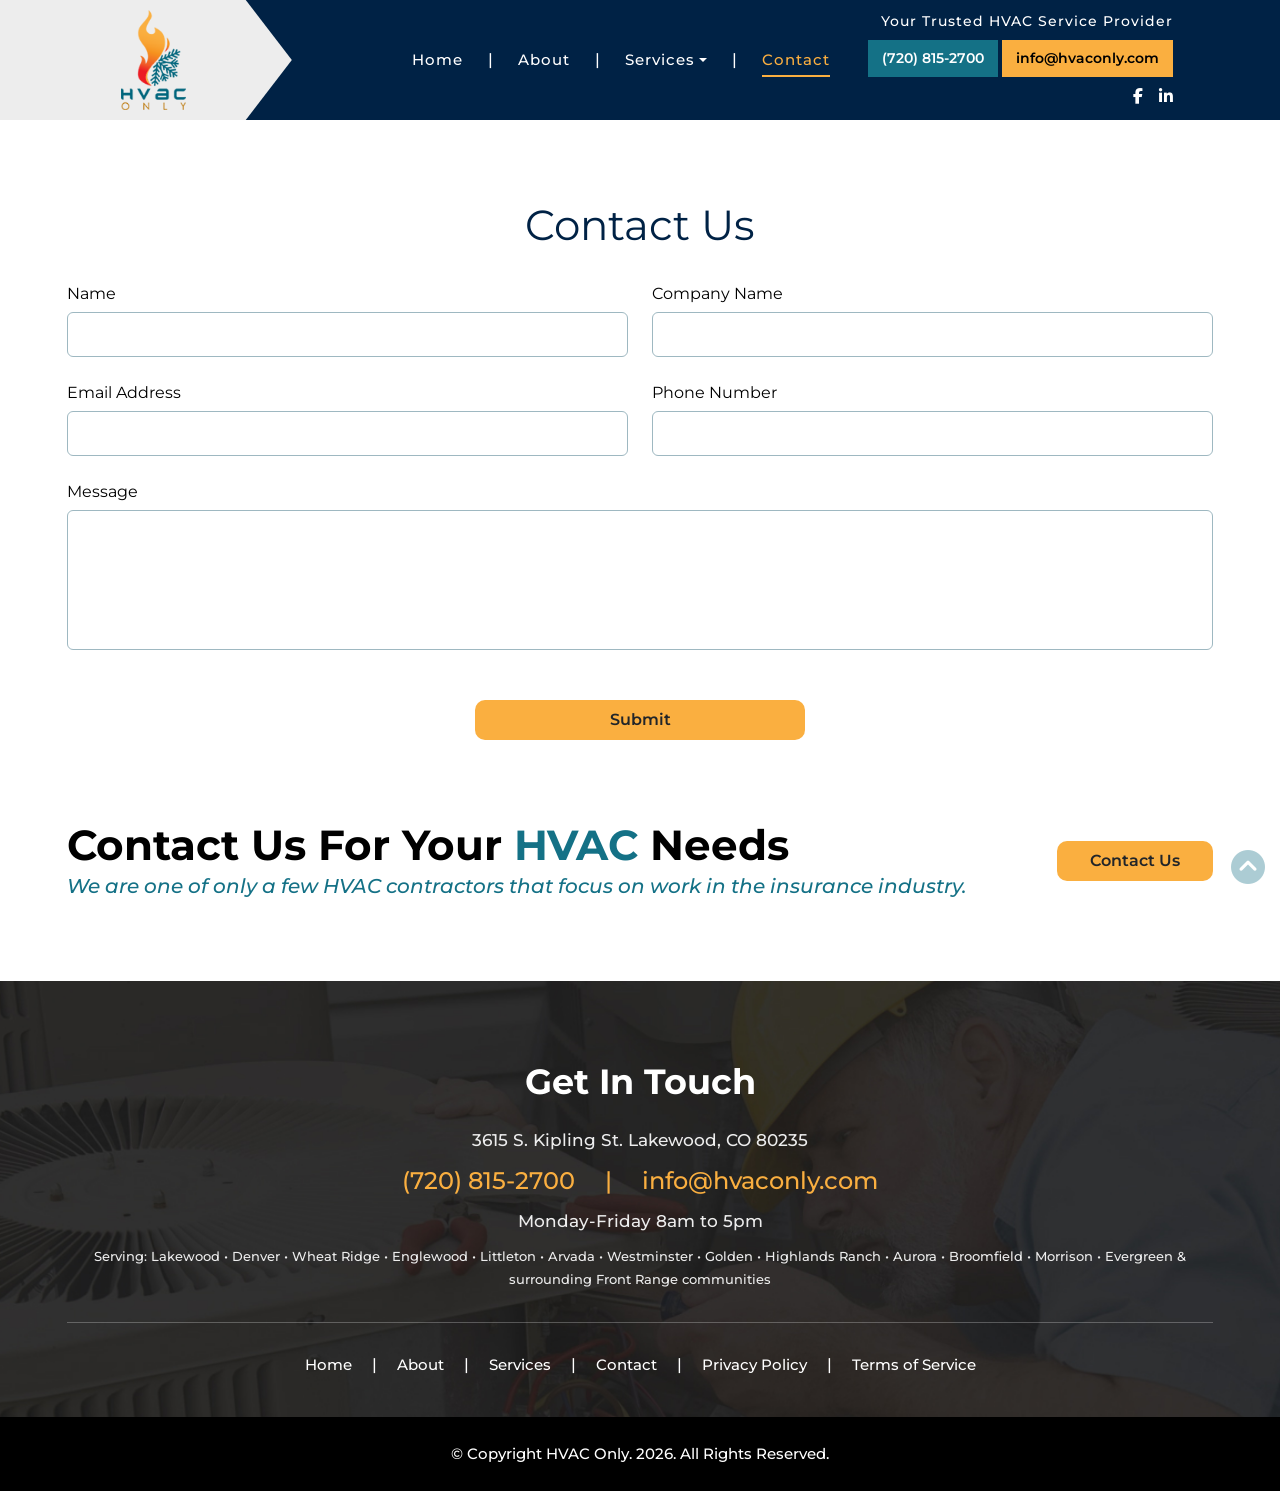
<file: newsite/extracted/hvac_08042026/hvac/contact.html>
<!DOCTYPE html
  PUBLIC "-//W3C//DTD XHTML 1.0 Transitional//EN" "http://www.w3.org/TR/xhtml1/DTD/xhtml1-transitional.dtd">
<html xmlns="http://www.w3.org/1999/xhtml">

<head>
  <meta charset="utf-8">
  <meta http-equiv="content-type" content="text/html; charset=utf-8" />
  <meta name="viewport" content="width=device-width, initial-scale=1">
  <link rel="stylesheet" href="css/bootstrap.min.css">

  <title>Contact HVAC Only | Lakewood, CO | (720) 815-2700</title>
  <meta name="description" content="Contact HVAC Only for heating, cooling & air quality services in Lakewood, CO. Call (720) 815-2700 or email info@hvaconly.com. Serving Denver & the Front Range. Mon–Fri 8am–5pm.">
  <meta name="robots" content="index, follow">
  <link rel="canonical" href="https://hvaconly.com/contact.html">
  <!-- Open Graph -->
  <meta property="og:type" content="website">
  <meta property="og:title" content="Contact HVAC Only | Lakewood, CO | (720) 815-2700">
  <meta property="og:description" content="Contact HVAC Only for heating, cooling & air quality services in Lakewood, CO. Call (720) 815-2700 or email info@hvaconly.com. Serving Denver & the Front Range. Mon–Fri 8am–5pm.">
  <meta property="og:url" content="https://hvaconly.com/contact.html">
  <meta property="og:site_name" content="HVAC Only">
  <meta property="og:image" content="https://hvaconly.com/img/logo.png">
  <!-- Twitter Card -->
  <meta name="twitter:card" content="summary">
  <meta name="twitter:title" content="Contact HVAC Only | Lakewood, CO | (720) 815-2700">
  <meta name="twitter:description" content="Contact HVAC Only for heating, cooling & air quality services in Lakewood, CO. Call (720) 815-2700 or email info@hvaconly.com. Serving Denver & the Front Range. Mon–Fri 8am–5pm.">
  <!-- Local SEO -->
  <meta name="geo.region" content="US-CO">
  <meta name="geo.placename" content="Lakewood, Colorado">
  <meta name="geo.position" content="39.6461;-105.1244">
  <meta name="ICBM" content="39.6461, -105.1244">

  <link rel="shortcut icon" href="img/favIcon.png" />
  <link rel="stylesheet" type="text/css" href="css/all.css" />
  <link rel="stylesheet" type="text/css" href="css/style.css?v=3" />
  <link rel="stylesheet" href="css/animate.css">
  <!-- <link rel="stylesheet" href="css/jquery.bxslider.css"> -->

  <link rel="preconnect" href="https://fonts.googleapis.com">
  <link rel="preconnect" href="https://fonts.gstatic.com" crossorigin>
  <link href="https://fonts.googleapis.com/css2?family=Montserrat:ital,wght@0,100..900;1,100..900&display=swap"
    rel="stylesheet">
  <script type="application/ld+json">
  {
    "@context": "https://schema.org",
    "@type": "HVACBusiness",
    "name": "HVAC Only",
    "url": "https://hvaconly.com",
    "logo": "https://hvaconly.com/img/logo.png",
    "image": "https://hvaconly.com/img/logo.png",
    "description": "Expert heating, cooling and air quality services in Lakewood, CO and the Denver metro area.",
    "telephone": "+17208152700",
    "email": "info@hvaconly.com",
    "address": {
      "@type": "PostalAddress",
      "streetAddress": "3615 S. Kipling St.",
      "addressLocality": "Lakewood",
      "addressRegion": "CO",
      "postalCode": "80235",
      "addressCountry": "US"
    },
    "geo": {
      "@type": "GeoCoordinates",
      "latitude": 39.6461,
      "longitude": -105.1244
    },
    "openingHoursSpecification": {
      "@type": "OpeningHoursSpecification",
      "dayOfWeek": ["Monday","Tuesday","Wednesday","Thursday","Friday"],
      "opens": "08:00",
      "closes": "17:00"
    },
    "areaServed": [
      {"@type": "City", "name": "Lakewood", "addressRegion": "CO"},
      {"@type": "City", "name": "Denver", "addressRegion": "CO"},
      {"@type": "City", "name": "Wheat Ridge", "addressRegion": "CO"},
      {"@type": "City", "name": "Englewood", "addressRegion": "CO"},
      {"@type": "City", "name": "Littleton", "addressRegion": "CO"},
      {"@type": "City", "name": "Arvada", "addressRegion": "CO"},
      {"@type": "City", "name": "Westminster", "addressRegion": "CO"},
      {"@type": "City", "name": "Golden", "addressRegion": "CO"},
      {"@type": "City", "name": "Highlands Ranch", "addressRegion": "CO"},
      {"@type": "City", "name": "Aurora", "addressRegion": "CO"},
      {"@type": "City", "name": "Broomfield", "addressRegion": "CO"},
      {"@type": "City", "name": "Morrison", "addressRegion": "CO"},
      {"@type": "City", "name": "Edgewater", "addressRegion": "CO"},
      {"@type": "City", "name": "Centennial", "addressRegion": "CO"},
      {"@type": "City", "name": "Lone Tree", "addressRegion": "CO"},
      {"@type": "City", "name": "Evergreen", "addressRegion": "CO"},
      {"@type": "City", "name": "Thornton", "addressRegion": "CO"}
    ],
    "priceRange": "$$",
    "sameAs": []
  }
  </script>
</head>

<body>
  <!-- HEADER -->
  <header id="header" class="main-header angled-bg">
    <div class="container">
      <div class="header-wrapper d-flex align-items-center justify-content-between">

        <!-- LEFT: Logo -->
        <div class="header-left d-flex align-items-center">
          <a class="logo-box" href="index.html">
            <img src="img/logo.png" alt="HVAC Logo" class="logo-img">
          </a>
        </div>

        <!-- CENTER: Desktop Nav -->
        <nav class="main-nav">
          <ul class="nav-list d-flex mb-0">
            <li><a href="index.html">Home</a></li>
            <li>|</li>
            <li><a href="about.html">About</a></li>
            <li>|</li>
            <li class="dropdown">
              <a href="services.html" class="dropdown-toggle">Services</a> <!-- data-bs-toggle="dropdown" -->

              <ul class="dropdown-menu">
                <li><a class="dropdown-item" href="air-quality.html">Air Quality</a></li>
                <li><a class="dropdown-item" href="cooling.html">Cooling</a></li>
                <li><a class="dropdown-item" href="heating.html">Heating</a></li>
                <li><a class="dropdown-item" href="packaged-units.html">Packaged Units</a></li>
                <li><a class="dropdown-item" href="reports.html">Reports</a></li>
                <li><a class="dropdown-item" href="services.html">Service</a></li>
              </ul>
            </li>
            <li>|</li>
            <li><a href="contact.html" class="active">Contact</a></li>
          </ul>
        </nav>

        <!-- RIGHT -->
        <div class="header-right text-end">

          <!-- Hamburger -->
          <div class="hamburger d-lg-none">
            <i class="fa-solid fa-bars-staggered"></i>
          </div>

          <p class="tagline mb-0 pb-2 d-none d-lg-block">
            Your Trusted HVAC Service Provider
          </p>

          <div class="contact-box d-flex justify-content-end align-items-center d-none d-lg-flex">
            <a href="tel:7208152700" class="contact-btn phone">(720) 815-2700</a>
            <a href="mailto:info@hvaconly.com" class="contact-btn email">info@hvaconly.com</a>
          </div>

          <div class="social-icons pt-2 d-none d-lg-block">
            <a href="http://www.Facebook.com/hvaconly.com"><i class="fab fa-facebook-f"></i></a>
            <a href="http://www.linkedin/company/hvaconly"><i class="fab fa-linkedin-in"></i></a>
          </div>

        </div>

      </div>
    </div>
  </header>

  <!-- MOBILE MENU -->
  <div class="mobile-menu">
    <div class="mobile-menu-close" id="mobileMenuClose">
      <i class="fa-solid fa-xmark"></i>
    </div>
    <div class="mobile-menu-inner">

      <ul>
        <li><a href="index.html">Home</a></li>
        <li><a href="about.html">About</a></li>
        <li><a href="services.html">Services</a></li>
        <li><a href="contact.html" class="active">Contact</a></li>
      </ul>

      <div class="mobile-contact">
        <div class="contact-box">
          <a href="tel:7208152700" class="contact-btn phone">(720) 815-2700</a>
          <a href="mailto:info@hvaconly.com" class="contact-btn email">info@hvaconly.com</a>
        </div>

        <div class="social-icons pt-2 text-end">
          <a href="#"><i class="fab fa-facebook-f"></i></a>
          <a href="#"><i class="fab fa-linkedin-in"></i></a>
        </div>
      </div>

    </div>
  </div>

  <!-- OVERLAY -->
  <div class="menu-overlay"></div>

  <!-- About HERO -->
  <!-- HERO -->
  <section id="about-hero" class="topMarginOfHeader service-hero-section">
    <div class="container">
      <div class="about-hero-title wow fadeInUp">
        <h1 id="service">Contact Us</h1>
      </div>
    </div>
  </section>

  <section id="contact" class="contact-form-section">
    <div class="container">
      <form class="contact-form" id="contactForm" action="contact-handler.php" method="post">

        <div id="formSuccess" class="alert alert-success d-none" role="alert">
          Thank you! Your message has been sent. We'll be in touch shortly.
        </div>
        <div id="formError" class="alert alert-danger d-none" role="alert">
          Something went wrong. Please call us at (720) 815-2700.
        </div>

        <div class="row g-4">

          <!-- NAME -->
          <div class="col-md-6">
            <label class="form-label" for="contact_name">Name</label>
            <input type="text" id="contact_name" name="contact_name" class="form-control custom-input wow fadeInLeft" required>
          </div>

          <!-- COMPANY -->
          <div class="col-md-6">
            <label class="form-label" for="contact_company">Company Name</label>
            <input type="text" id="contact_company" name="contact_company" class="form-control custom-input wow fadeInRight">
          </div>

          <!-- EMAIL -->
          <div class="col-md-6">
            <label class="form-label" for="contact_email">Email Address</label>
            <input type="email" id="contact_email" name="contact_email" class="form-control custom-input wow fadeInLeft" required>
          </div>

          <!-- PHONE -->
          <div class="col-md-6">
            <label class="form-label" for="contact_phone">Phone Number</label>
            <input type="tel" id="contact_phone" name="contact_phone" class="form-control custom-input wow fadeInRight" required>
          </div>

          <!-- MESSAGE -->
          <div class="col-12">
            <label class="form-label" for="contact_message">Message</label>
            <textarea id="contact_message" name="contact_message" class="form-control custom-input textarea wow fadeInUp" rows="6"></textarea>
          </div>

          <!-- BUTTON -->
          <div class="contact-btn-wrapper">
            <button type="submit" class="btn warranty-btn wow fadeInUp">
              Submit
            </button>
          </div>

        </div>

      </form>
    </div>
  </section>

  <section id="cta" class="cta-section wow fadeInUp">
    <div class="container">
      <div class="cta-wrapper d-flex align-items-center justify-content-between flex-wrap">

        <!-- LEFT CONTENT -->
        <div class="cta-content">
          <h2 class="warranty-title">
            Contact Us For Your <span>HVAC</span> Needs
          </h2>
          <p class="warranty-subtitle">
            We are one of only a few HVAC contractors that focus on work in the insurance industry.
          </p>
        </div>

        <!-- BUTTON -->
        <div class="cta-btn-wrapper">
          <a href="contact.html" class="btn warranty-btn">Contact Us</a>
        </div>

      </div>
    </div>
  </section>

  <footer class="footer-section">

    <!-- TOP (CONTACT AREA) -->
    <div class="footer-top d-flex align-items-center">
      <div class="container text-center">

        <h2 class="footer-title">Get In Touch</h2>

        <p class="footer-address">
          3615 S. Kipling St. Lakewood, CO 80235
        </p>

        <div class="footer-contact d-flex justify-content-center flex-wrap">
          <a href="tel:17208152700">(720) 815-2700</a>
          <span class="divider">|</span>
          <a href="mailto:info@hvaconly.com">info@hvaconly.com</a>
        </div>

        <p class="footer-address">
          Monday-Friday 8am to 5pm
        </p>

        <p class="footer-address footer-service-area">
          Serving: Lakewood &bull; Denver &bull; Wheat Ridge &bull; Englewood &bull; Littleton &bull; Arvada &bull; Westminster &bull; Golden &bull; Highlands Ranch &bull; Aurora &bull; Broomfield &bull; Morrison &bull; Evergreen &amp; surrounding Front Range communities
        </p>

        <hr class="footer-line">

        <!-- NAV -->
        <nav class="footer-nav">
          <ul class="d-flex justify-content-center flex-wrap">
            <li><a href="index.html">Home</a></li>
            <li>|</li>
            <li><a href="about.html">About</a></li>
            <li>|</li>
            <li><a href="services.html">Services</a></li>
            <li>|</li>
            <li><a href="contact.html">Contact</a></li>
            <li>|</li>
            <li><a href="our-privacy.html">Privacy Policy</a></li>
            <li>|</li>
            <li><a href="eula.html">Terms of Service</a></li>
          </ul>
        </nav>

      </div>
    </div>

    <!-- BOTTOM -->
    <div class="footer-bottom text-center">
      <p>© Copyright HVAC Only. <span id="footerYear"></span>. All Rights Reserved.</p>
    </div>

  </footer>

  <a href="#" class="back-to-top"><i class="fas fa-chevron-circle-up"></i></a>

  <div id="preloader">
    <div class="preloader-inner">
      <div class="preloader-logo-wrapper">
        <img src="img/logo.png" class="img-fluid preloader-logo" alt="">
        <div class="preloader-spinner"></div>
      </div>
      <p class="preloader-text">
        Preparing your comfort
        <span class="dot">.</span>
        <span class="dot">.</span>
        <span class="dot">.</span>
      </p>
    </div>
  </div>



  <script src="js/jquery.min.js"></script>
  <script src="js/popper.min.js"></script>
  <script src="js/bootstrap.bundle.min.js"></script>
  <script src="js/bootstrap.min.js"></script>
  <!-- <script src="js/jquery.bxslider.js"></script> -->
  <script src="js/wow.js"></script>
  <script src="js/myScript.js"></script>
  <script>
    $(document).ready(function () {
      $('#contactForm').on('submit', function (e) {
        e.preventDefault();
        $('#formSuccess, #formError').addClass('d-none');
        $.ajax({
          url: 'contact-handler.php',
          type: 'POST',
          data: $(this).serialize(),
          dataType: 'json',
          success: function (res) {
            if (res.success) {
              $('#contactForm .row').addClass('d-none');
              $('#formSuccess').removeClass('d-none');
            } else {
              $('#formError').removeClass('d-none');
            }
          },
          error: function () {
            $('#formError').removeClass('d-none');
          }
        });
      });
    });
  </script>

</body>

</html>
</file>
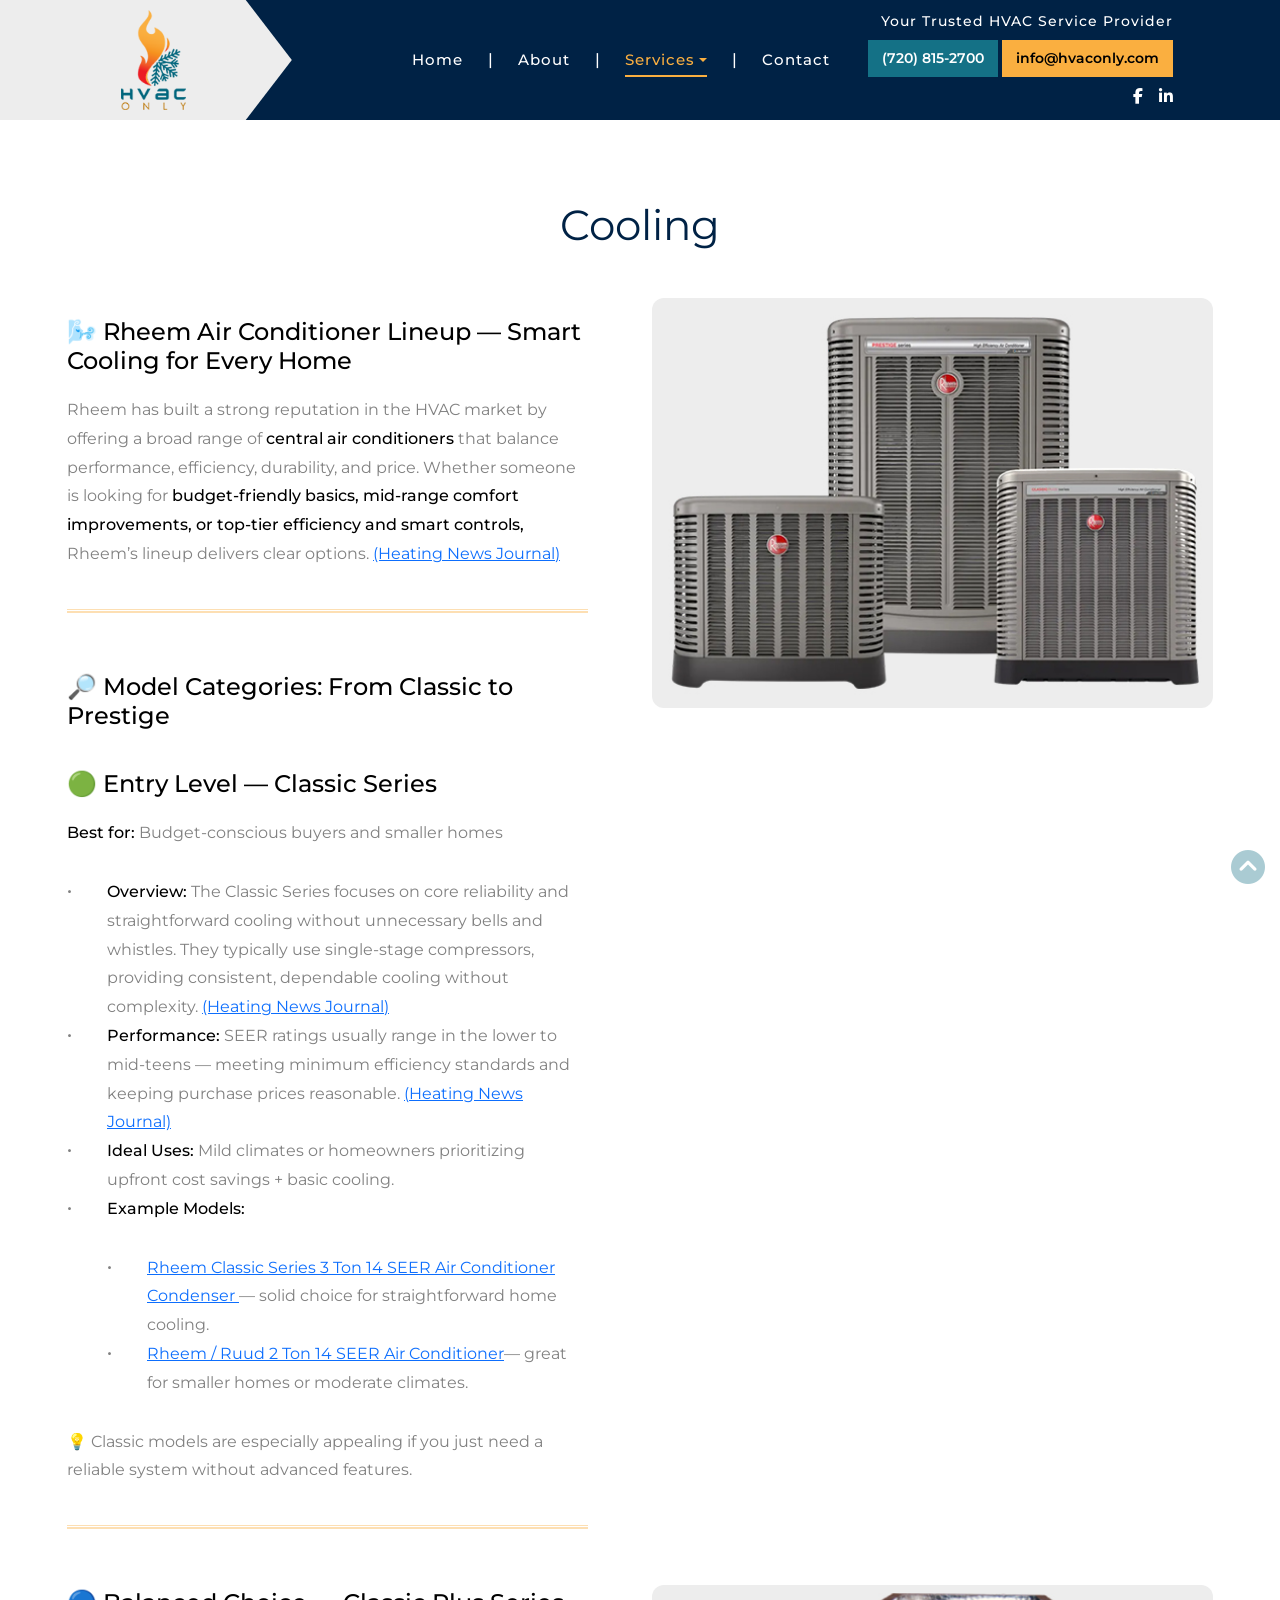
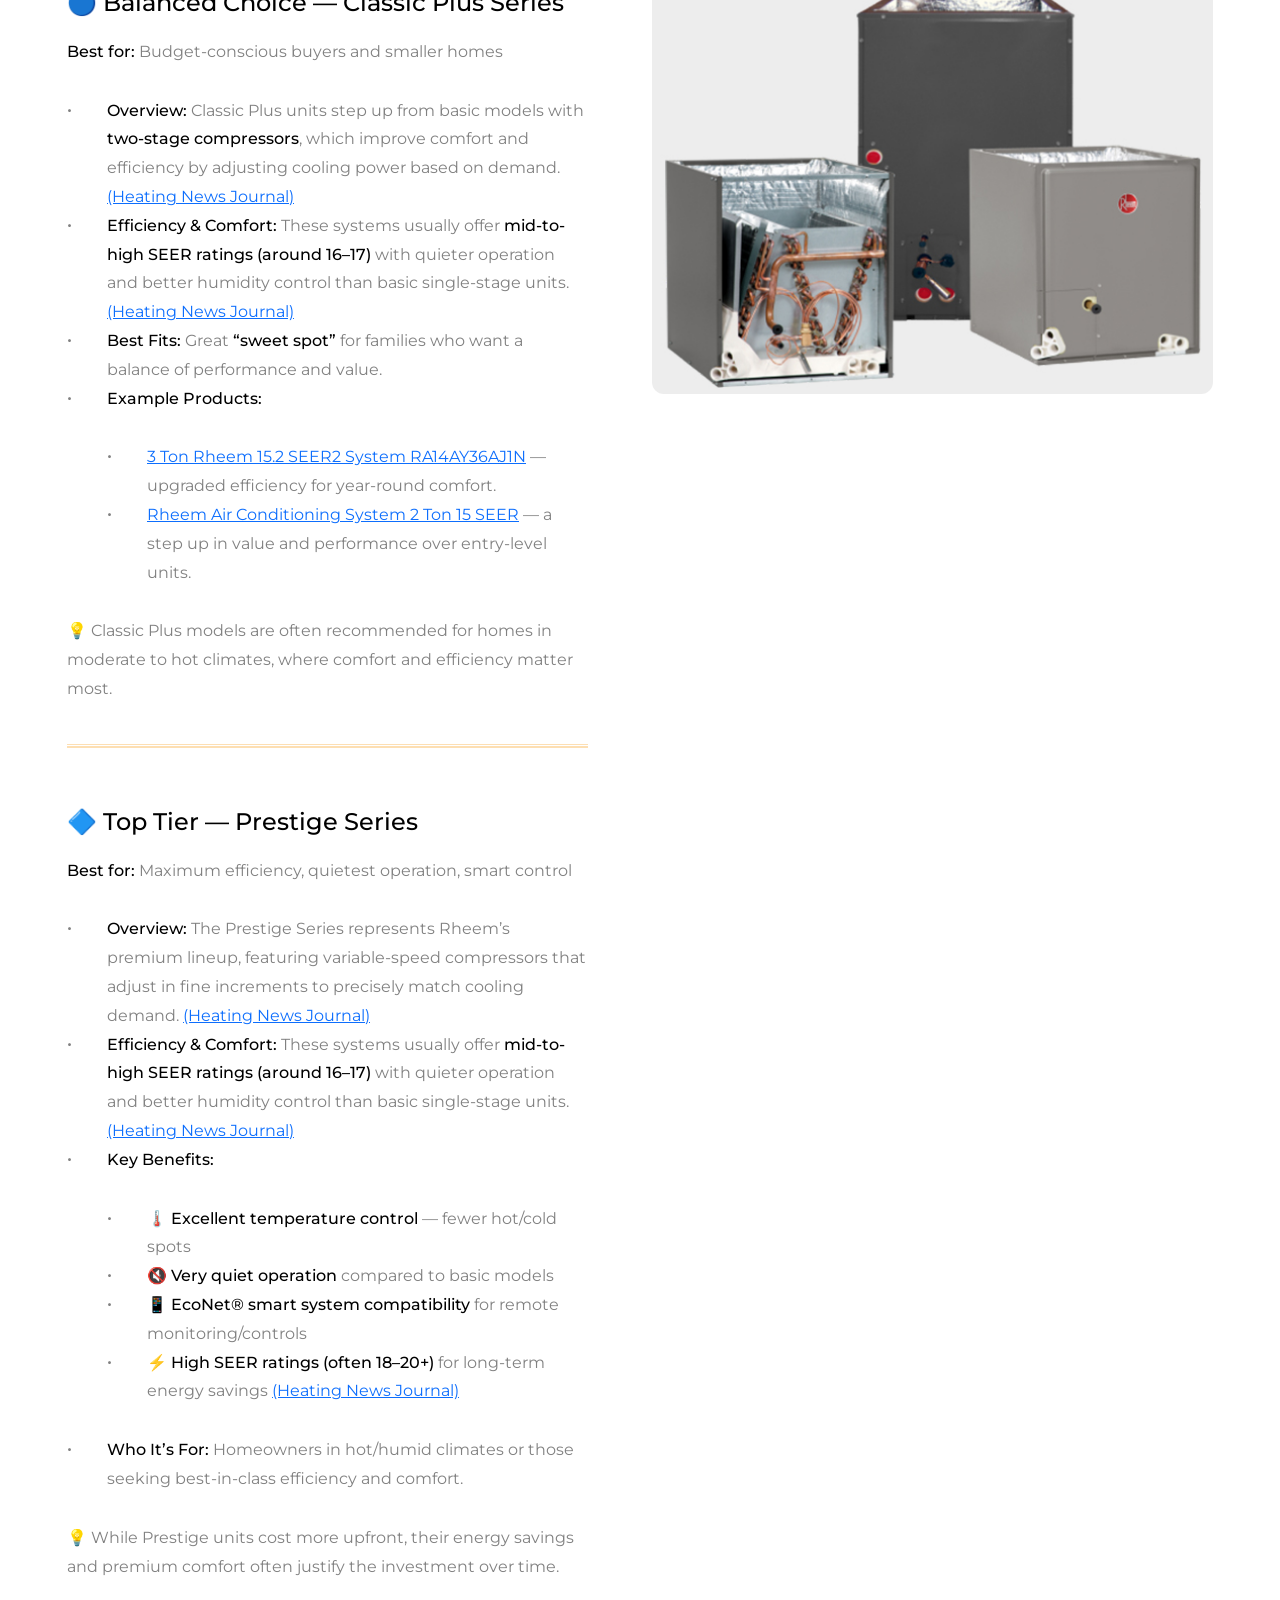
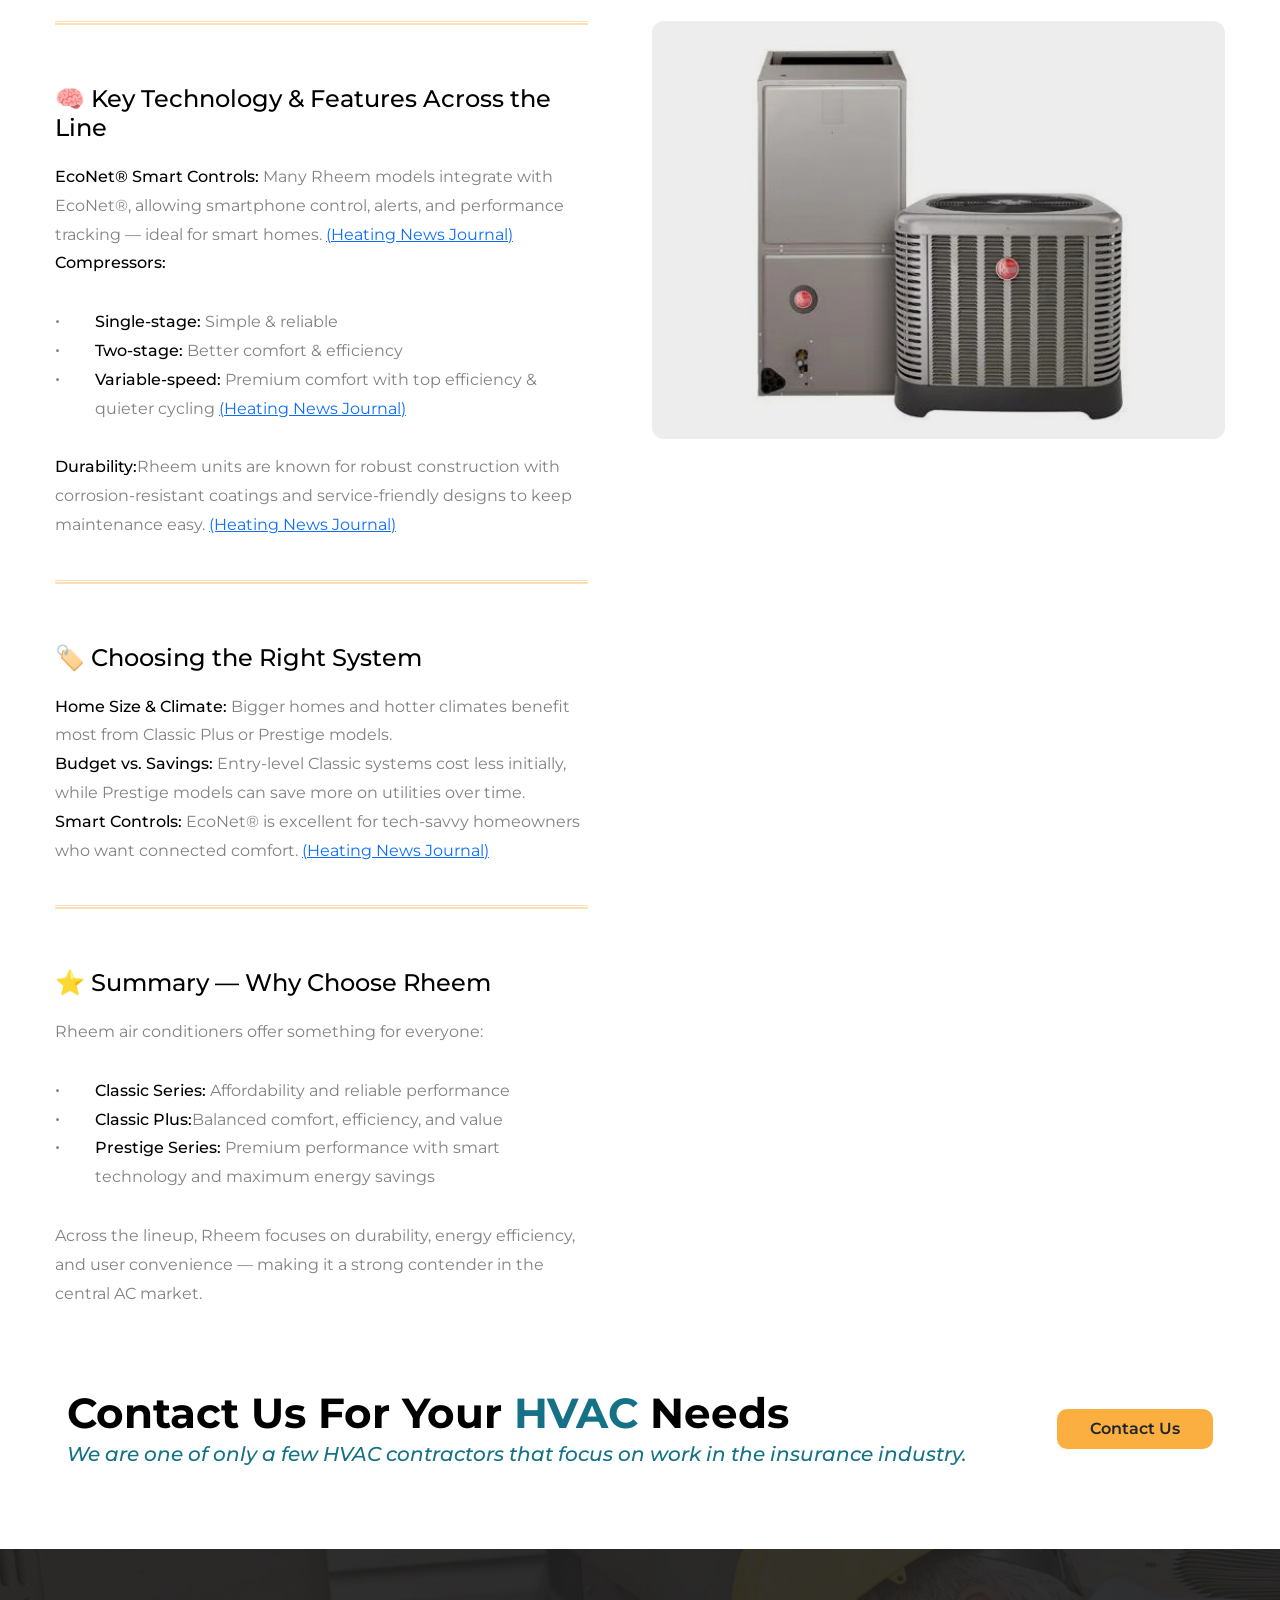
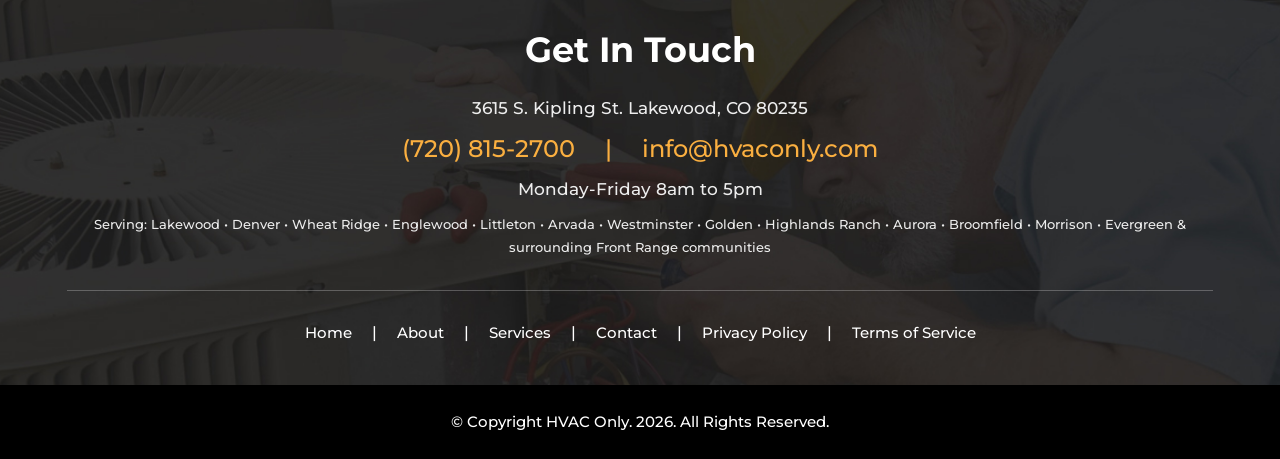
<file: newsite/extracted/hvac_08042026/hvac/cooling.html>
<!DOCTYPE html
  PUBLIC "-//W3C//DTD XHTML 1.0 Transitional//EN" "http://www.w3.org/TR/xhtml1/DTD/xhtml1-transitional.dtd">
<html xmlns="http://www.w3.org/1999/xhtml">

<head>
  <meta charset="utf-8">
  <meta http-equiv="content-type" content="text/html; charset=utf-8" />
  <meta name="viewport" content="width=device-width, initial-scale=1">
  <link rel="stylesheet" href="css/bootstrap.min.css">

  <title>AC Repair & Installation Lakewood CO | Air Conditioning | HVAC Only</title>
  <meta name="description" content="Expert air conditioning installation, repair & replacement in Lakewood, CO. HVAC Only keeps homes comfortable throughout Denver, Arvada, Westminster, Highlands Ranch & beyond. Call today.">
  <meta name="robots" content="index, follow">
  <link rel="canonical" href="https://hvaconly.com/cooling.html">
  <!-- Open Graph -->
  <meta property="og:type" content="website">
  <meta property="og:title" content="AC Repair & Installation Lakewood CO | Air Conditioning | HVAC Only">
  <meta property="og:description" content="Expert air conditioning installation, repair & replacement in Lakewood, CO. HVAC Only keeps homes comfortable throughout Denver, Arvada, Westminster, Highlands Ranch & beyond. Call today.">
  <meta property="og:url" content="https://hvaconly.com/cooling.html">
  <meta property="og:site_name" content="HVAC Only">
  <meta property="og:image" content="https://hvaconly.com/img/logo.png">
  <!-- Twitter Card -->
  <meta name="twitter:card" content="summary">
  <meta name="twitter:title" content="AC Repair & Installation Lakewood CO | Air Conditioning | HVAC Only">
  <meta name="twitter:description" content="Expert air conditioning installation, repair & replacement in Lakewood, CO. HVAC Only keeps homes comfortable throughout Denver, Arvada, Westminster, Highlands Ranch & beyond. Call today.">
  <!-- Local SEO -->
  <meta name="geo.region" content="US-CO">
  <meta name="geo.placename" content="Lakewood, Colorado">
  <meta name="geo.position" content="39.6461;-105.1244">
  <meta name="ICBM" content="39.6461, -105.1244">

  <link rel="shortcut icon" href="img/favIcon.png" />
  <link rel="stylesheet" type="text/css" href="css/all.css" />
  <link rel="stylesheet" type="text/css" href="css/style.css?v=3" />
  <link rel="stylesheet" href="css/animate.css">
  <!-- <link rel="stylesheet" href="css/jquery.bxslider.css"> -->

  <link rel="preconnect" href="https://fonts.googleapis.com">
  <link rel="preconnect" href="https://fonts.gstatic.com" crossorigin>
  <link href="https://fonts.googleapis.com/css2?family=Montserrat:ital,wght@0,100..900;1,100..900&display=swap"
    rel="stylesheet">
  <script type="application/ld+json">
  {
    "@context": "https://schema.org",
    "@type": "HVACBusiness",
    "name": "HVAC Only",
    "url": "https://hvaconly.com",
    "logo": "https://hvaconly.com/img/logo.png",
    "image": "https://hvaconly.com/img/logo.png",
    "description": "Expert heating, cooling and air quality services in Lakewood, CO and the Denver metro area.",
    "telephone": "+17208152700",
    "email": "info@hvaconly.com",
    "address": {
      "@type": "PostalAddress",
      "streetAddress": "3615 S. Kipling St.",
      "addressLocality": "Lakewood",
      "addressRegion": "CO",
      "postalCode": "80235",
      "addressCountry": "US"
    },
    "geo": {
      "@type": "GeoCoordinates",
      "latitude": 39.6461,
      "longitude": -105.1244
    },
    "openingHoursSpecification": {
      "@type": "OpeningHoursSpecification",
      "dayOfWeek": ["Monday","Tuesday","Wednesday","Thursday","Friday"],
      "opens": "08:00",
      "closes": "17:00"
    },
    "areaServed": [
      {"@type": "City", "name": "Lakewood", "addressRegion": "CO"},
      {"@type": "City", "name": "Denver", "addressRegion": "CO"},
      {"@type": "City", "name": "Wheat Ridge", "addressRegion": "CO"},
      {"@type": "City", "name": "Englewood", "addressRegion": "CO"},
      {"@type": "City", "name": "Littleton", "addressRegion": "CO"},
      {"@type": "City", "name": "Arvada", "addressRegion": "CO"},
      {"@type": "City", "name": "Westminster", "addressRegion": "CO"},
      {"@type": "City", "name": "Golden", "addressRegion": "CO"},
      {"@type": "City", "name": "Highlands Ranch", "addressRegion": "CO"},
      {"@type": "City", "name": "Aurora", "addressRegion": "CO"},
      {"@type": "City", "name": "Broomfield", "addressRegion": "CO"},
      {"@type": "City", "name": "Morrison", "addressRegion": "CO"},
      {"@type": "City", "name": "Edgewater", "addressRegion": "CO"},
      {"@type": "City", "name": "Centennial", "addressRegion": "CO"},
      {"@type": "City", "name": "Lone Tree", "addressRegion": "CO"},
      {"@type": "City", "name": "Evergreen", "addressRegion": "CO"},
      {"@type": "City", "name": "Thornton", "addressRegion": "CO"}
    ],
    "priceRange": "$$",
    "sameAs": []
  }
  </script>
</head>

<body>
  <!-- HEADER -->
  <header id="header" class="main-header angled-bg">
    <div class="container">
      <div class="header-wrapper d-flex align-items-center justify-content-between">

        <!-- LEFT: Logo -->
        <div class="header-left d-flex align-items-center">
          <a class="logo-box" href="index.html">
            <img src="img/logo.png" alt="HVAC Logo" class="logo-img">
          </a>
        </div>

        <!-- CENTER: Desktop Nav -->
        <nav class="main-nav">
          <ul class="nav-list d-flex mb-0">
            <li><a href="index.html">Home</a></li>
            <li>|</li>
            <li><a href="about.html">About</a></li>
            <li>|</li>
            <li class="dropdown">
              <a href="services.html" class="dropdown-toggle active">Services</a> <!-- data-bs-toggle="dropdown" -->

              <ul class="dropdown-menu">
                <li><a class="dropdown-item" href="air-quality.html">Air Quality</a></li>
                <li><a class="dropdown-item" href="cooling.html">Cooling</a></li>
                <li><a class="dropdown-item" href="heating.html">Heating</a></li>
                <li><a class="dropdown-item" href="packaged-units.html">Packaged Units</a></li>
                <li><a class="dropdown-item" href="reports.html">Reports</a></li>
                <li><a class="dropdown-item" href="services.html">Service</a></li>
              </ul>
            </li>
            <li>|</li>
            <li><a href="contact.html">Contact</a></li>
          </ul>
        </nav>

        <!-- RIGHT -->
        <div class="header-right text-end">

          <!-- Hamburger -->
          <div class="hamburger d-lg-none">
            <i class="fa-solid fa-bars-staggered"></i>
          </div>

          <p class="tagline mb-0 pb-2 d-none d-lg-block">
            Your Trusted HVAC Service Provider
          </p>

          <div class="contact-box d-flex justify-content-end align-items-center d-none d-lg-flex">
            <a href="tel:7208152700" class="contact-btn phone">(720) 815-2700</a>
            <a href="mailto:info@hvaconly.com" class="contact-btn email">info@hvaconly.com</a>
          </div>

          <div class="social-icons pt-2 d-none d-lg-block">
            <a href="http://www.Facebook.com/hvaconly.com"><i class="fab fa-facebook-f"></i></a>
            <a href="http://www.linkedin/company/hvaconly"><i class="fab fa-linkedin-in"></i></a>
          </div>

        </div>

      </div>
    </div>
  </header>

  <!-- MOBILE MENU -->
  <div class="mobile-menu">
    <div class="mobile-menu-close" id="mobileMenuClose">
      <i class="fa-solid fa-xmark"></i>
    </div>
    <div class="mobile-menu-inner">

      <ul>
        <li><a href="index.html">Home</a></li>
        <li><a href="about.html">About</a></li>
        <li><a href="services.html" class="active">Services</a></li>
        <li><a href="contact.html">Contact</a></li>
      </ul>

      <div class="mobile-contact">
        <div class="contact-box">
          <a href="tel:7208152700" class="contact-btn phone">(720) 815-2700</a>
          <a href="mailto:info@hvaconly.com" class="contact-btn email">info@hvaconly.com</a>
        </div>

        <div class="social-icons pt-2 text-end">
          <a href="#"><i class="fab fa-facebook-f"></i></a>
          <a href="#"><i class="fab fa-linkedin-in"></i></a>
        </div>
      </div>

    </div>
  </div>

  <!-- OVERLAY -->
  <div class="menu-overlay"></div>

  <!-- About HERO -->
  <!-- HERO -->
  <section id="about-hero" class="topMarginOfHeader service-hero-section">
    <div class="container">
      <div class="about-hero-title wow fadeInUp">
        <h1 id="service">Cooling</h1>
      </div>
    </div>
  </section>

  <section id="aboutDetails" class="servicesDetails-section">
    <div class="container">
      <div class="aboutDetails-wrapper" id="air-quality">
        <div class="row">
          <div class="col-md-6">
            <div class="aboutDetails-content">
              <h3>🌬️ Rheem Air Conditioner Lineup — Smart Cooling for Every Home</h3>
              <p>
                Rheem has built a strong reputation in the HVAC market by offering a broad range of <span>central air conditioners</span> that 
                balance performance, efficiency, durability, and price. Whether someone is looking for <span>budget-friendly basics, 
                mid-range comfort improvements, or top-tier efficiency and smart controls,</span> Rheem’s lineup delivers clear options. 
                <a href="https://heatingnewsjournal.com/rheem-air-conditioner-reviews/?utm_source=chatgpt.com" target="_blank">(Heating News Journal)</a>
 
              </p>
                
              <div class="content-line"></div>

              <div class="service-padding-top">
                <h3>🔎 Model Categories: From Classic to Prestige</h3>
                <h3>🟢 Entry Level — Classic Series</h3>
                <p>
                  <span>Best for: </span>Budget-conscious buyers and smaller homes
                </p>
                <ul class="content-ul">
                <li>
                  <p><span>Overview: </span>The Classic Series focuses on core reliability and straightforward cooling without unnecessary bells and whistles. 
                    They typically use single-stage compressors, providing consistent, dependable cooling without complexity. 
                    <a href="https://heatingnewsjournal.com/rheem-air-conditioner-reviews/?utm_source=chatgpt.com" target="_blank">(Heating News Journal)</a>
                  </p>
                </li>
                <li>
                  <p><span>Performance: </span>SEER ratings usually range in the lower to mid-teens — meeting minimum efficiency standards and keeping purchase prices reasonable.  
                    <a href="https://heatingnewsjournal.com/rheem-air-conditioner-reviews/?utm_source=chatgpt.com" target="_blank">(Heating News Journal)</a>
                  </p>
                </li>
                <li>
                  <p><span>Ideal Uses: </span>Mild climates or homeowners prioritizing upfront cost savings + basic cooling.
                  </p>
                </li>
                <li>
                  <p><span>Example Models: </span></p>
                  <ul class="content-ul">
                <li>
                  <p><a href="https://budgetheating.com/Rheem-14-3-SEER2-Condenser-RA14AY36AJ1NA-p/179284.htm?setCurrencyId=1&sku=179284&utm_source=chatgpt.com"  target="_blank">
                    Rheem Classic Series 3 Ton 14 SEER Air Conditioner Condenser </a>— solid choice for straightforward home cooling. 
                  </p>
                </li>
                  <li>
                  <p><a href="https://www.nationalairwarehouse.com/product/2-ton-rheem-endeavor-14-3-seer2-r410a-air-conditioner-condenser/?utm_source=chatgpt.com"  target="_blank">
                    Rheem / Ruud 2 Ton 14 SEER Air Conditioner</a>— great for smaller homes or moderate climates. 
                  </p>
                </li>
              </ul>
            </ul>
              </div>
              <p>💡 Classic models are especially appealing if you just need a reliable system without advanced features.</p>
            </div>
          </div>
          <div class="col-md-6">
            <div class="aboutDetails-img wow fadeInRight">
              <img src="img/coolingImg1.jpg" class="img-fluid" alt="Air conditioning unit installation by HVAC Only in Lakewood, CO">
            </div>
          </div>
        </div>
      </div>

      <div class="aboutDetails-wrapper" id="cooling">
        <div class="row">
          <div class="col-md-6">
            <div class="aboutDetails-content">

              <div class="content-line"></div>

              <h3>🔵 Balanced Choice — Classic Plus Series</h3>
                <p>
                  <span>Best for: </span>Budget-conscious buyers and smaller homes
                </p>

              <ul class="content-ul">
                <li>
                  <p><span>Overview: </span>Classic Plus units step up from basic models with <span>two-stage compressors</span>, which improve comfort and efficiency by adjusting cooling power based on demand. 
                    <a href="https://heatingnewsjournal.com/rheem-air-conditioner-reviews/?utm_source=chatgpt.com" target="_blank">(Heating News Journal)</a></p>
                </li>
                <li>
                  <p><span>Efficiency & Comfort: </span>These systems usually offer <span>mid-to-high SEER ratings (around 16–17)</span> with quieter operation and better humidity control than basic single-stage units.  
                    <a href="https://heatingnewsjournal.com/rheem-air-conditioner-reviews/?utm_source=chatgpt.com" target="_blank">(Heating News Journal)</a></p>
                </li>
                <li>
                  <p><span>Best Fits: </span>Great <span>“sweet spot”</span> for families who want a balance of performance and value.</p>
                </li>
                <li>
                  <p><span>Example Products: </span></p>
                  <ul class="content-ul">
                <li>
                  <p><a href="https://budgetheating.com/3-Ton-Rheem-System-RA14AY36AJ1N-RH2TY3617STANN-p/179336.htm?setCurrencyId=1&sku=179336&utm_source=chatgpt.com"  target="_blank">
                    3 Ton Rheem 15.2 SEER2 System RA14AY36AJ1N</a> — upgraded efficiency for year-round comfort. 
                  </p>
                </li>
                  <li>
                  <p><a href="https://www.cool-comfort-service.com/product-page/rheem-2-ton-ac-system-15-2-seer-2-wa14ay24aj1na-rb2ty3621stanmjb05?utm_source=chatgpt.com"  target="_blank">
                    Rheem Air Conditioning System 2 Ton 15 SEER</a> — a step up in value and performance over entry-level units.
                  </p>
                </li>
              </ul>
              </ul>
              <p>
                💡 Classic Plus models are often recommended for homes in moderate to hot climates, where comfort and efficiency matter most. 
              </p>
            </div>
          </div>
          <div class="col-md-6">
            <div class="aboutDetails-img wow fadeInRight">
              <img src="img/coolingImg2.jpg" class="img-fluid" alt="Central AC system repair and maintenance in Denver, CO">
            </div>
          </div>
        </div>
      </div>
      <div class="aboutDetails-wrapper" id="cooling">
        <div class="row">
          <div class="col-md-6">
            <div class="aboutDetails-content">

              <div class="content-line"></div>

              <h3>🔷 Top Tier — Prestige Series</h3>
                <p>
                  <span>Best for: </span>Maximum efficiency, quietest operation, smart control
                </p>

              <ul class="content-ul">
                <li>
                  <p><span>Overview: </span>The Prestige Series represents Rheem’s premium lineup, featuring variable-speed compressors that adjust in fine increments to precisely match cooling demand.
                    <a href="https://heatingnewsjournal.com/rheem-air-conditioner-reviews/?utm_source=chatgpt.com" target="_blank">(Heating News Journal)</a></p>
                </li>
                <li>
                  <p><span>Efficiency & Comfort: </span>These systems usually offer <span>mid-to-high SEER ratings (around 16–17)</span> with quieter operation and better humidity control than basic single-stage units.  
                    <a href="https://heatingnewsjournal.com/rheem-air-conditioner-reviews/?utm_source=chatgpt.com" target="_blank">(Heating News Journal)</a></p>
                </li>
                <li>
                  <p><span>Key Benefits: </span></p>
                  </li>
                  <ul class="content-ul">
                <li>
                  <p>🌡️ <span>Excellent temperature control </span>— fewer hot/cold spots
                  </p>
                </li>
                <li><p>🔇 <span>Very quiet operation</span> compared to basic models</p></li>
                <li><p>📱 <span>EcoNet® smart system compatibility </span></sp>for remote monitoring/controls</p></li>
                <li><p>⚡ <span>High SEER ratings (often 18–20+)</span> for long-term energy savings 
                  <a href="https://heatingnewsjournal.com/rheem-air-conditioner-reviews/?utm_source=chatgpt.com"  target="_blank">(Heating News Journal)</a></p>
                </li>
                  </ul>
                <li>
                  <p><span>Who It’s For: </span>Homeowners in hot/humid climates or those seeking best-in-class efficiency and comfort.</p>
                </li>
              </ul>
              <p>
                💡 While Prestige units cost more upfront, their energy savings and premium comfort often justify the investment over time. 
              </p>
            </div>
          </div>

      <div class="aboutDetails-wrapper" id="heating">
        
        <div class="row">
          <div class="col-md-6">
            <div class="aboutDetails-content">

              <div class="content-line"></div>

              <h3>🧠 Key Technology & Features Across the Line</h3>
              <p>
                <span>EcoNet® Smart Controls:</span>
                  Many Rheem models integrate with EcoNet®, allowing smartphone control, alerts, and performance tracking — ideal for smart homes.
                  <a href="https://heatingnewsjournal.com/rheem-air-conditioner-reviews/?utm_source=chatgpt.com"  target="_blank">(Heating News Journal)</a>
              </p>
              <p>
                <span>Compressors:</span>
              </p>

              <ul class="content-ul">
                <li>
                  <p><span>Single-stage:</span> Simple & reliable</p>
                </li>
                <li>
                  <p><span>Two-stage:</span> Better comfort & efficiency</p>
                </li>
                <li>
                  <p><span>Variable-speed: </span>Premium comfort with top efficiency & quieter cycling 
                    <a href="https://heatingnewsjournal.com/rheem-air-conditioner-reviews/?utm_source=chatgpt.com"  target="_blank">(Heating News Journal)</a></p>
                </li>
              </ul>

              <p>
                <span>Durability:</span>Rheem units are known for robust construction with corrosion-resistant coatings and service-friendly designs to keep maintenance easy. 
                <a href="https://heatingnewsjournal.com/rheem-air-conditioner-reviews/?utm_source=chatgpt.com"  target="_blank">(Heating News Journal)</a>
              </p>

              <div class="content-line"></div>

              <h3>🏷️ Choosing the Right System</h3>
              <p>
                <span>Home Size & Climate: </span>Bigger homes and hotter climates benefit most from Classic Plus or Prestige models.
              </p>
              <p>
                <span>Budget vs. Savings: </span>Entry-level Classic systems cost less initially, while Prestige models can save more on utilities over time.
              </p>
              <p>
                <span>Smart Controls: </span>EcoNet® is excellent for tech-savvy homeowners who want connected comfort. 
                <a href="https://heatingnewsjournal.com/rheem-air-conditioner-reviews/?utm_source=chatgpt.com"  target="_blank">(Heating News Journal)</a>
              </p>

              <div class="content-line"></div>

              <h3>⭐ Summary — Why Choose Rheem</h3>
              <p>
                Rheem air conditioners offer something for everyone:
              </p>

              <ul class="content-ul">
                <li>
                  <p><span>Classic Series: </span>Affordability and reliable performance</p>
                </li>
                <li>
                  <p><span>Classic Plus:</span>Balanced comfort, efficiency, and value</p>
                </li>
                <li>
                  <p><span>Prestige Series: </span>Premium performance with smart technology and maximum energy savings</p>
                </li>
              </ul>

              <p>Across the lineup, Rheem focuses on durability, energy efficiency, and user convenience — making it a strong contender in the central AC market. </p>
              
            </div>
          </div>
          <div class="col-md-6">
            <div class="aboutDetails-img wow fadeInRight">
              <img src="img/coolingImg3.jpg" class="img-fluid" alt="Residential air conditioning replacement serving Lakewood and surrounding areas">
            </div>
          </div>
        </div>
      </div>
    </div>
  </section>

  <section id="cta" class="cta-section wow fadeInUp">
    <div class="container">
      <div class="cta-wrapper d-flex align-items-center justify-content-between flex-wrap">

        <!-- LEFT CONTENT -->
        <div class="cta-content">
          <h2 class="warranty-title">
            Contact Us For Your <span>HVAC</span> Needs
          </h2>
          <p class="warranty-subtitle">
            We are one of only a few HVAC contractors that focus on work in the insurance industry.
          </p>
        </div>

        <!-- BUTTON -->
        <div class="cta-btn-wrapper">
          <a href="contact.html" class="btn warranty-btn">Contact Us</a>
        </div>

      </div>
    </div>
  </section>

  <footer class="footer-section">

    <!-- TOP (CONTACT AREA) -->
    <div class="footer-top d-flex align-items-center">
      <div class="container text-center">

        <h2 class="footer-title">Get In Touch</h2>

        <p class="footer-address">
          3615 S. Kipling St. Lakewood, CO 80235
        </p>

        <div class="footer-contact d-flex justify-content-center flex-wrap">
          <a href="tel:17208152700">(720) 815-2700</a>
          <span class="divider">|</span>
          <a href="mailto:info@hvaconly.com">info@hvaconly.com</a>
        </div>

        <p class="footer-address">
          Monday-Friday 8am to 5pm
        </p>

        <p class="footer-address footer-service-area">
          Serving: Lakewood &bull; Denver &bull; Wheat Ridge &bull; Englewood &bull; Littleton &bull; Arvada &bull; Westminster &bull; Golden &bull; Highlands Ranch &bull; Aurora &bull; Broomfield &bull; Morrison &bull; Evergreen &amp; surrounding Front Range communities
        </p>

        <hr class="footer-line">

        <!-- NAV -->
        <nav class="footer-nav">
          <ul class="d-flex justify-content-center flex-wrap">
            <li><a href="index.html">Home</a></li>
            <li>|</li>
            <li><a href="about.html">About</a></li>
            <li>|</li>
            <li><a href="services.html">Services</a></li>
            <li>|</li>
            <li><a href="contact.html">Contact</a></li>
            <li>|</li>
            <li><a href="our-privacy.html">Privacy Policy</a></li>
            <li>|</li>
            <li><a href="eula.html">Terms of Service</a></li>
          </ul>
        </nav>

      </div>
    </div>

    <!-- BOTTOM -->
    <div class="footer-bottom text-center">
      <p>© Copyright HVAC Only. <span id="footerYear"></span>. All Rights Reserved.</p>
    </div>

  </footer>

  <a href="#" class="back-to-top"><i class="fas fa-chevron-circle-up"></i></a>

  <div id="preloader">
    <div class="preloader-inner">
      <div class="preloader-logo-wrapper">
        <img src="img/logo.png" class="img-fluid preloader-logo" alt="">
        <div class="preloader-spinner"></div>
      </div>
      <p class="preloader-text">
        Preparing your comfort
        <span class="dot">.</span>
        <span class="dot">.</span>
        <span class="dot">.</span>
      </p>
    </div>
  </div>



  <script src="js/jquery.min.js"></script>
  <script src="js/popper.min.js"></script>
  <script src="js/bootstrap.bundle.min.js"></script>
  <script src="js/bootstrap.min.js"></script>
  <!-- <script src="js/jquery.bxslider.js"></script> -->
  <script src="js/wow.js"></script>
  <script src="js/myScript.js"></script>

</body>

</html>
</file>
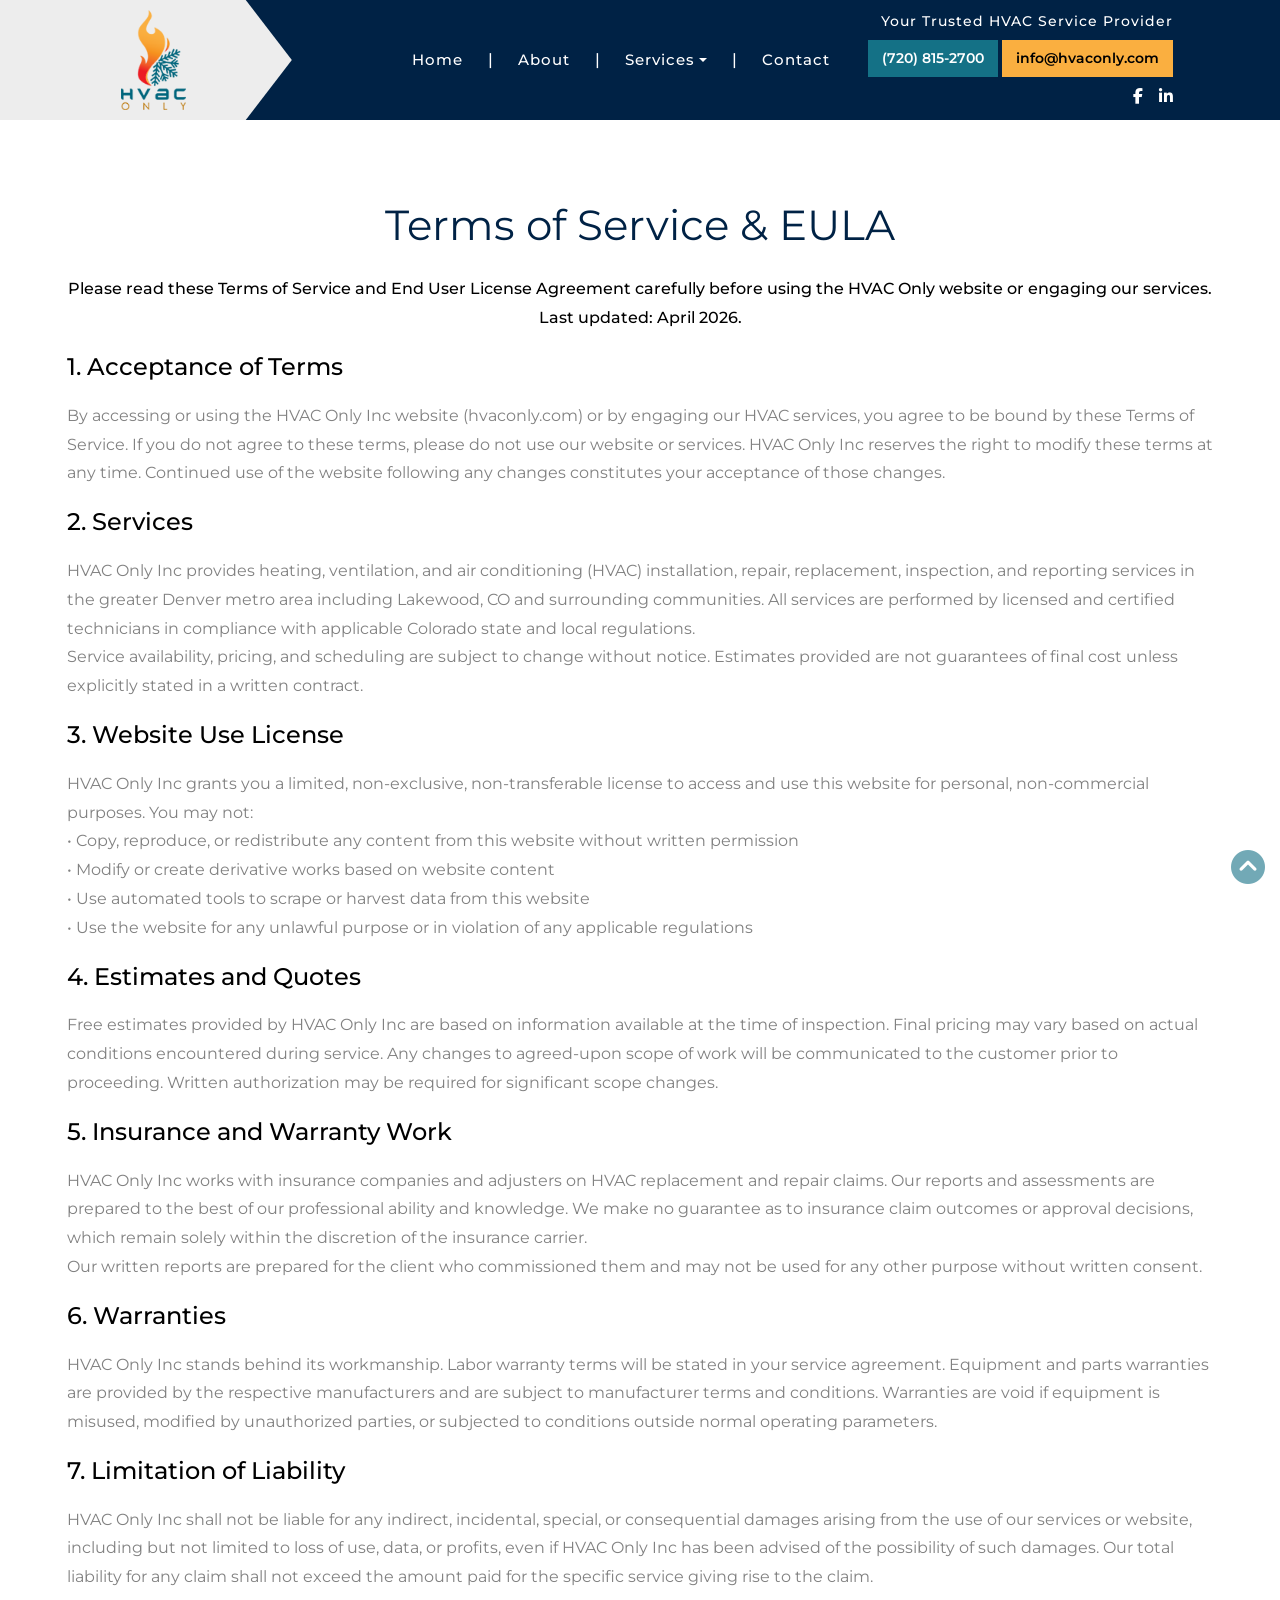
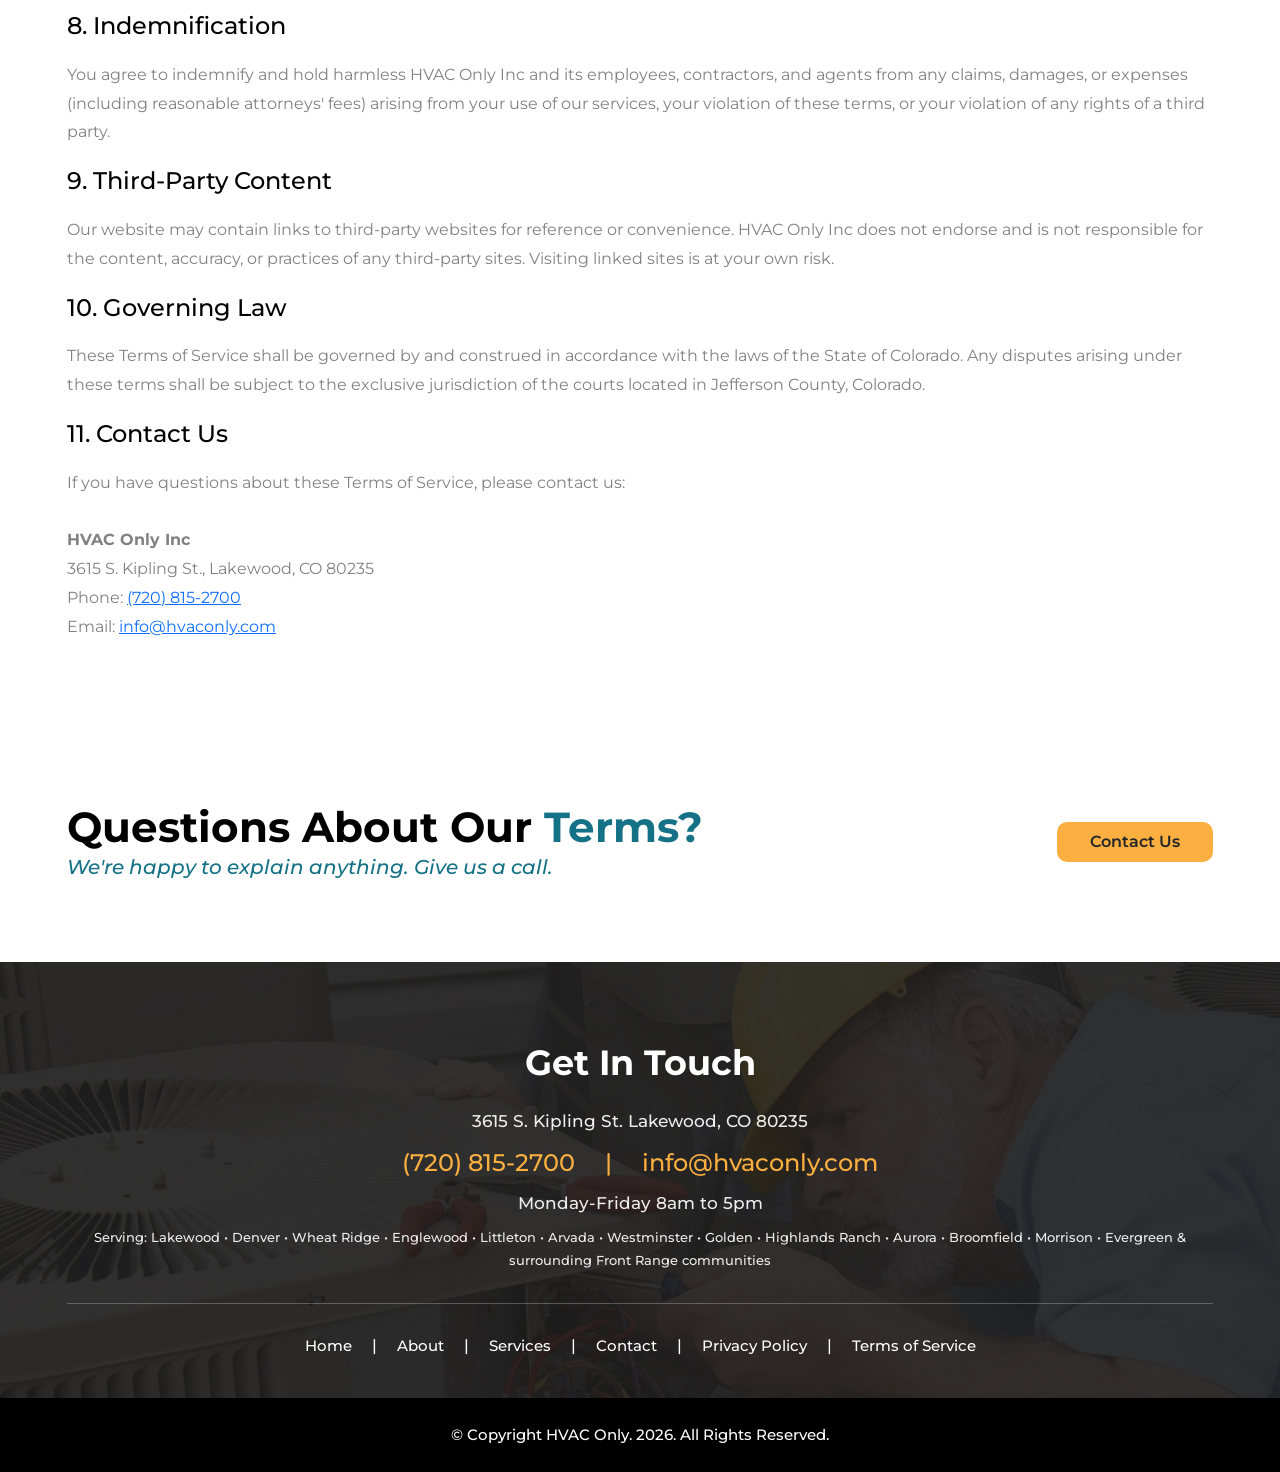
<file: newsite/extracted/hvac_08042026/hvac/eula.html>
<!DOCTYPE html
  PUBLIC "-//W3C//DTD XHTML 1.0 Transitional//EN" "http://www.w3.org/TR/xhtml1/DTD/xhtml1-transitional.dtd">
<html xmlns="http://www.w3.org/1999/xhtml">

<head>
  <meta charset="utf-8">
  <meta http-equiv="content-type" content="text/html; charset=utf-8" />
  <meta name="viewport" content="width=device-width, initial-scale=1">
  <link rel="stylesheet" href="css/bootstrap.min.css">

  <title>Terms of Service &amp; EULA | HVAC Only | Lakewood, CO</title>
  <meta name="description" content="Terms of Service and End User License Agreement for HVAC Only Inc. Read our service terms, warranties, and conditions for HVAC installation and repair in Lakewood, CO.">
  <meta name="robots" content="index, follow">
  <link rel="canonical" href="https://hvaconly.com/eula.html">
  <!-- Open Graph -->
  <meta property="og:type" content="website">
  <meta property="og:title" content="Terms of Service &amp; EULA | HVAC Only | Lakewood, CO">
  <meta property="og:description" content="Terms of Service and End User License Agreement for HVAC Only Inc. Read our service terms, warranties, and conditions for HVAC installation and repair in Lakewood, CO.">
  <meta property="og:url" content="https://hvaconly.com/eula.html">
  <meta property="og:site_name" content="HVAC Only">
  <meta property="og:image" content="https://hvaconly.com/img/logo.png">
  <!-- Twitter Card -->
  <meta name="twitter:card" content="summary">
  <meta name="twitter:title" content="Terms of Service &amp; EULA | HVAC Only | Lakewood, CO">
  <meta name="twitter:description" content="Terms of Service and End User License Agreement for HVAC Only Inc. Read our service terms, warranties, and conditions for HVAC installation and repair in Lakewood, CO.">
  <!-- Local SEO -->
  <meta name="geo.region" content="US-CO">
  <meta name="geo.placename" content="Lakewood, Colorado">
  <meta name="geo.position" content="39.6461;-105.1244">
  <meta name="ICBM" content="39.6461, -105.1244">

  <link rel="shortcut icon" href="img/favIcon.png" />
  <link rel="stylesheet" type="text/css" href="css/all.css" />
  <link rel="stylesheet" type="text/css" href="css/style.css?v=3" />
  <link rel="stylesheet" href="css/animate.css">
  <!-- <link rel="stylesheet" href="css/jquery.bxslider.css"> -->

  <link rel="preconnect" href="https://fonts.googleapis.com">
  <link rel="preconnect" href="https://fonts.gstatic.com" crossorigin>
  <link href="https://fonts.googleapis.com/css2?family=Montserrat:ital,wght@0,100..900;1,100..900&display=swap"
    rel="stylesheet">
  <script type="application/ld+json">
  {
    "@context": "https://schema.org",
    "@type": "HVACBusiness",
    "name": "HVAC Only",
    "url": "https://hvaconly.com",
    "logo": "https://hvaconly.com/img/logo.png",
    "image": "https://hvaconly.com/img/logo.png",
    "description": "Expert heating, cooling and air quality services in Lakewood, CO and the Denver metro area.",
    "telephone": "+17208152700",
    "email": "info@hvaconly.com",
    "address": {
      "@type": "PostalAddress",
      "streetAddress": "3615 S. Kipling St.",
      "addressLocality": "Lakewood",
      "addressRegion": "CO",
      "postalCode": "80235",
      "addressCountry": "US"
    },
    "geo": {
      "@type": "GeoCoordinates",
      "latitude": 39.6461,
      "longitude": -105.1244
    },
    "openingHoursSpecification": {
      "@type": "OpeningHoursSpecification",
      "dayOfWeek": ["Monday","Tuesday","Wednesday","Thursday","Friday"],
      "opens": "08:00",
      "closes": "17:00"
    },
    "areaServed": [
      {"@type": "City", "name": "Lakewood", "addressRegion": "CO"},
      {"@type": "City", "name": "Denver", "addressRegion": "CO"},
      {"@type": "City", "name": "Wheat Ridge", "addressRegion": "CO"},
      {"@type": "City", "name": "Englewood", "addressRegion": "CO"},
      {"@type": "City", "name": "Littleton", "addressRegion": "CO"},
      {"@type": "City", "name": "Arvada", "addressRegion": "CO"},
      {"@type": "City", "name": "Westminster", "addressRegion": "CO"},
      {"@type": "City", "name": "Golden", "addressRegion": "CO"},
      {"@type": "City", "name": "Highlands Ranch", "addressRegion": "CO"},
      {"@type": "City", "name": "Aurora", "addressRegion": "CO"},
      {"@type": "City", "name": "Broomfield", "addressRegion": "CO"},
      {"@type": "City", "name": "Morrison", "addressRegion": "CO"},
      {"@type": "City", "name": "Edgewater", "addressRegion": "CO"},
      {"@type": "City", "name": "Centennial", "addressRegion": "CO"},
      {"@type": "City", "name": "Lone Tree", "addressRegion": "CO"},
      {"@type": "City", "name": "Evergreen", "addressRegion": "CO"},
      {"@type": "City", "name": "Thornton", "addressRegion": "CO"}
    ],
    "priceRange": "$$",
    "sameAs": []
  }
  </script>
</head>

<body>
  <!-- HEADER -->
  <header id="header" class="main-header angled-bg">
    <div class="container">
      <div class="header-wrapper d-flex align-items-center justify-content-between">

        <!-- LEFT: Logo -->
        <div class="header-left d-flex align-items-center">
          <a class="logo-box" href="index.html">
            <img src="img/logo.png" alt="HVAC Logo" class="logo-img">
          </a>
        </div>

        <!-- CENTER: Desktop Nav -->
        <nav class="main-nav">
          <ul class="nav-list d-flex mb-0">
            <li><a href="index.html">Home</a></li>
            <li>|</li>
            <li><a href="about.html">About</a></li>
            <li>|</li>
            <li class="dropdown">
              <a href="services.html" class="dropdown-toggle">Services</a> <!-- data-bs-toggle="dropdown" -->

              <ul class="dropdown-menu">
                <li><a class="dropdown-item" href="air-quality.html">Air Quality</a></li>
                <li><a class="dropdown-item" href="cooling.html">Cooling</a></li>
                <li><a class="dropdown-item" href="heating.html">Heating</a></li>
                <li><a class="dropdown-item" href="packaged-units.html">Packaged Units</a></li>
                <li><a class="dropdown-item" href="reports.html">Reports</a></li>
                <li><a class="dropdown-item" href="services.html">Service</a></li>
              </ul>
            </li>
            <li>|</li>
            <li><a href="contact.html">Contact</a></li>
          </ul>
        </nav>

        <!-- RIGHT -->
        <div class="header-right text-end">

          <!-- Hamburger -->
          <div class="hamburger d-lg-none">
            <i class="fa-solid fa-bars-staggered"></i>
          </div>

          <p class="tagline mb-0 pb-2 d-none d-lg-block">
            Your Trusted HVAC Service Provider
          </p>

          <div class="contact-box d-flex justify-content-end align-items-center d-none d-lg-flex">
            <a href="tel:7208152700" class="contact-btn phone">(720) 815-2700</a>
            <a href="mailto:info@hvaconly.com" class="contact-btn email">info@hvaconly.com</a>
          </div>

          <div class="social-icons pt-2 d-none d-lg-block">
            <a href="http://www.Facebook.com/hvaconly.com"><i class="fab fa-facebook-f"></i></a>
            <a href="http://www.linkedin/company/hvaconly"><i class="fab fa-linkedin-in"></i></a>
          </div>

        </div>

      </div>
    </div>
  </header>

  <!-- MOBILE MENU -->
  <div class="mobile-menu">
    <div class="mobile-menu-close" id="mobileMenuClose">
      <i class="fa-solid fa-xmark"></i>
    </div>
    <div class="mobile-menu-inner">

      <ul>
        <li><a href="index.html">Home</a></li>
        <li><a href="about.html">About</a></li>
        <li><a href="services.html">Services</a></li>
        <li><a href="contact.html">Contact</a></li>
      </ul>

      <div class="mobile-contact">
        <div class="contact-box">
          <a href="tel:7208152700" class="contact-btn phone">(720) 815-2700</a>
          <a href="mailto:info@hvaconly.com" class="contact-btn email">info@hvaconly.com</a>
        </div>

        <div class="social-icons pt-2 text-end">
          <a href="#"><i class="fab fa-facebook-f"></i></a>
          <a href="#"><i class="fab fa-linkedin-in"></i></a>
        </div>
      </div>

    </div>
  </div>

  <!-- OVERLAY -->
  <div class="menu-overlay"></div>

  <section id="about-hero" class="topMarginOfHeader">
    <div class="container">
      <div class="about-hero-title wow fadeInUp">
        <h1>Terms of Service &amp; EULA</h1>
      </div>
      <div class="about-hero-text">
        <p>Please read these Terms of Service and End User License Agreement carefully before using the HVAC Only website or engaging our services. Last updated: April 2026.</p>
      </div>

      <div class="aboutDetails-wrapper">
        <div class="row">
          <div class="col-md-12">
            <div class="aboutDetails-content ms-0">

              <h3>1. Acceptance of Terms</h3>
              <p>By accessing or using the HVAC Only Inc website (hvaconly.com) or by engaging our HVAC services, you agree to be bound by these Terms of Service. If you do not agree to these terms, please do not use our website or services. HVAC Only Inc reserves the right to modify these terms at any time. Continued use of the website following any changes constitutes your acceptance of those changes.</p>

              <h3>2. Services</h3>
              <p>HVAC Only Inc provides heating, ventilation, and air conditioning (HVAC) installation, repair, replacement, inspection, and reporting services in the greater Denver metro area including Lakewood, CO and surrounding communities. All services are performed by licensed and certified technicians in compliance with applicable Colorado state and local regulations.</p>
              <p>Service availability, pricing, and scheduling are subject to change without notice. Estimates provided are not guarantees of final cost unless explicitly stated in a written contract.</p>

              <h3>3. Website Use License</h3>
              <p>HVAC Only Inc grants you a limited, non-exclusive, non-transferable license to access and use this website for personal, non-commercial purposes. You may not:</p>
              <p>&bull; Copy, reproduce, or redistribute any content from this website without written permission<br>
              &bull; Modify or create derivative works based on website content<br>
              &bull; Use automated tools to scrape or harvest data from this website<br>
              &bull; Use the website for any unlawful purpose or in violation of any applicable regulations</p>

              <h3>4. Estimates and Quotes</h3>
              <p>Free estimates provided by HVAC Only Inc are based on information available at the time of inspection. Final pricing may vary based on actual conditions encountered during service. Any changes to agreed-upon scope of work will be communicated to the customer prior to proceeding. Written authorization may be required for significant scope changes.</p>

              <h3>5. Insurance and Warranty Work</h3>
              <p>HVAC Only Inc works with insurance companies and adjusters on HVAC replacement and repair claims. Our reports and assessments are prepared to the best of our professional ability and knowledge. We make no guarantee as to insurance claim outcomes or approval decisions, which remain solely within the discretion of the insurance carrier.</p>
              <p>Our written reports are prepared for the client who commissioned them and may not be used for any other purpose without written consent.</p>

              <h3>6. Warranties</h3>
              <p>HVAC Only Inc stands behind its workmanship. Labor warranty terms will be stated in your service agreement. Equipment and parts warranties are provided by the respective manufacturers and are subject to manufacturer terms and conditions. Warranties are void if equipment is misused, modified by unauthorized parties, or subjected to conditions outside normal operating parameters.</p>

              <h3>7. Limitation of Liability</h3>
              <p>HVAC Only Inc shall not be liable for any indirect, incidental, special, or consequential damages arising from the use of our services or website, including but not limited to loss of use, data, or profits, even if HVAC Only Inc has been advised of the possibility of such damages. Our total liability for any claim shall not exceed the amount paid for the specific service giving rise to the claim.</p>

              <h3>8. Indemnification</h3>
              <p>You agree to indemnify and hold harmless HVAC Only Inc and its employees, contractors, and agents from any claims, damages, or expenses (including reasonable attorneys' fees) arising from your use of our services, your violation of these terms, or your violation of any rights of a third party.</p>

              <h3>9. Third-Party Content</h3>
              <p>Our website may contain links to third-party websites for reference or convenience. HVAC Only Inc does not endorse and is not responsible for the content, accuracy, or practices of any third-party sites. Visiting linked sites is at your own risk.</p>

              <h3>10. Governing Law</h3>
              <p>These Terms of Service shall be governed by and construed in accordance with the laws of the State of Colorado. Any disputes arising under these terms shall be subject to the exclusive jurisdiction of the courts located in Jefferson County, Colorado.</p>

              <h3>11. Contact Us</h3>
              <p>If you have questions about these Terms of Service, please contact us:<br><br>
              <strong>HVAC Only Inc</strong><br>
              3615 S. Kipling St., Lakewood, CO 80235<br>
              Phone: <a href="tel:17208152700">(720) 815-2700</a><br>
              Email: <a href="mailto:info@hvaconly.com">info@hvaconly.com</a></p>

            </div>
          </div>
        </div>
      </div>
    </div>
  </section>

  <section id="cta" class="cta-section wow fadeInUp">
    <div class="container">
      <div class="cta-wrapper d-flex align-items-center justify-content-between flex-wrap">

        <!-- LEFT CONTENT -->
        <div class="cta-content">
          <h2 class="warranty-title">
            Questions About Our <span>Terms?</span>
          </h2>
          <p class="warranty-subtitle">
            We're happy to explain anything. Give us a call.
          </p>
        </div>

        <!-- BUTTON -->
        <div class="cta-btn-wrapper">
          <a href="contact.html" class="btn warranty-btn">Contact Us</a>
        </div>

      </div>
    </div>
  </section>

  <footer class="footer-section">

    <!-- TOP (CONTACT AREA) -->
    <div class="footer-top d-flex align-items-center">
      <div class="container text-center">

        <h2 class="footer-title">Get In Touch</h2>

        <p class="footer-address">
          3615 S. Kipling St. Lakewood, CO 80235
        </p>

        <div class="footer-contact d-flex justify-content-center flex-wrap">
          <a href="tel:17208152700">(720) 815-2700</a>
          <span class="divider">|</span>
          <a href="mailto:info@hvaconly.com">info@hvaconly.com</a>
        </div>

        <p class="footer-address">
          Monday-Friday 8am to 5pm
        </p>

        <p class="footer-address footer-service-area">
          Serving: Lakewood &bull; Denver &bull; Wheat Ridge &bull; Englewood &bull; Littleton &bull; Arvada &bull; Westminster &bull; Golden &bull; Highlands Ranch &bull; Aurora &bull; Broomfield &bull; Morrison &bull; Evergreen &amp; surrounding Front Range communities
        </p>

        <hr class="footer-line">

        <!-- NAV -->
        <nav class="footer-nav">
          <ul class="d-flex justify-content-center flex-wrap">
            <li><a href="index.html">Home</a></li>
            <li>|</li>
            <li><a href="about.html">About</a></li>
            <li>|</li>
            <li><a href="services.html">Services</a></li>
            <li>|</li>
            <li><a href="contact.html">Contact</a></li>
            <li>|</li>
            <li><a href="our-privacy.html">Privacy Policy</a></li>
            <li>|</li>
            <li><a href="eula.html">Terms of Service</a></li>
          </ul>
        </nav>

      </div>
    </div>

    <!-- BOTTOM -->
    <div class="footer-bottom text-center">
      <p>© Copyright HVAC Only. <span id="footerYear"></span>. All Rights Reserved.</p>
    </div>

  </footer>

  <a href="#" class="back-to-top"><i class="fas fa-chevron-circle-up"></i></a>

  <div id="preloader">
    <div class="preloader-inner">
      <div class="preloader-logo-wrapper">
        <img src="img/logo.png" class="img-fluid preloader-logo" alt="">
        <div class="preloader-spinner"></div>
      </div>
      <p class="preloader-text">
        Preparing your comfort
        <span class="dot">.</span>
        <span class="dot">.</span>
        <span class="dot">.</span>
      </p>
    </div>
  </div>



  <script src="js/jquery.min.js"></script>
  <script src="js/popper.min.js"></script>
  <script src="js/bootstrap.bundle.min.js"></script>
  <script src="js/bootstrap.min.js"></script>
  <!-- <script src="js/jquery.bxslider.js"></script> -->
  <script src="js/wow.js"></script>
  <script src="js/myScript.js"></script>

</body>

</html>
</file>
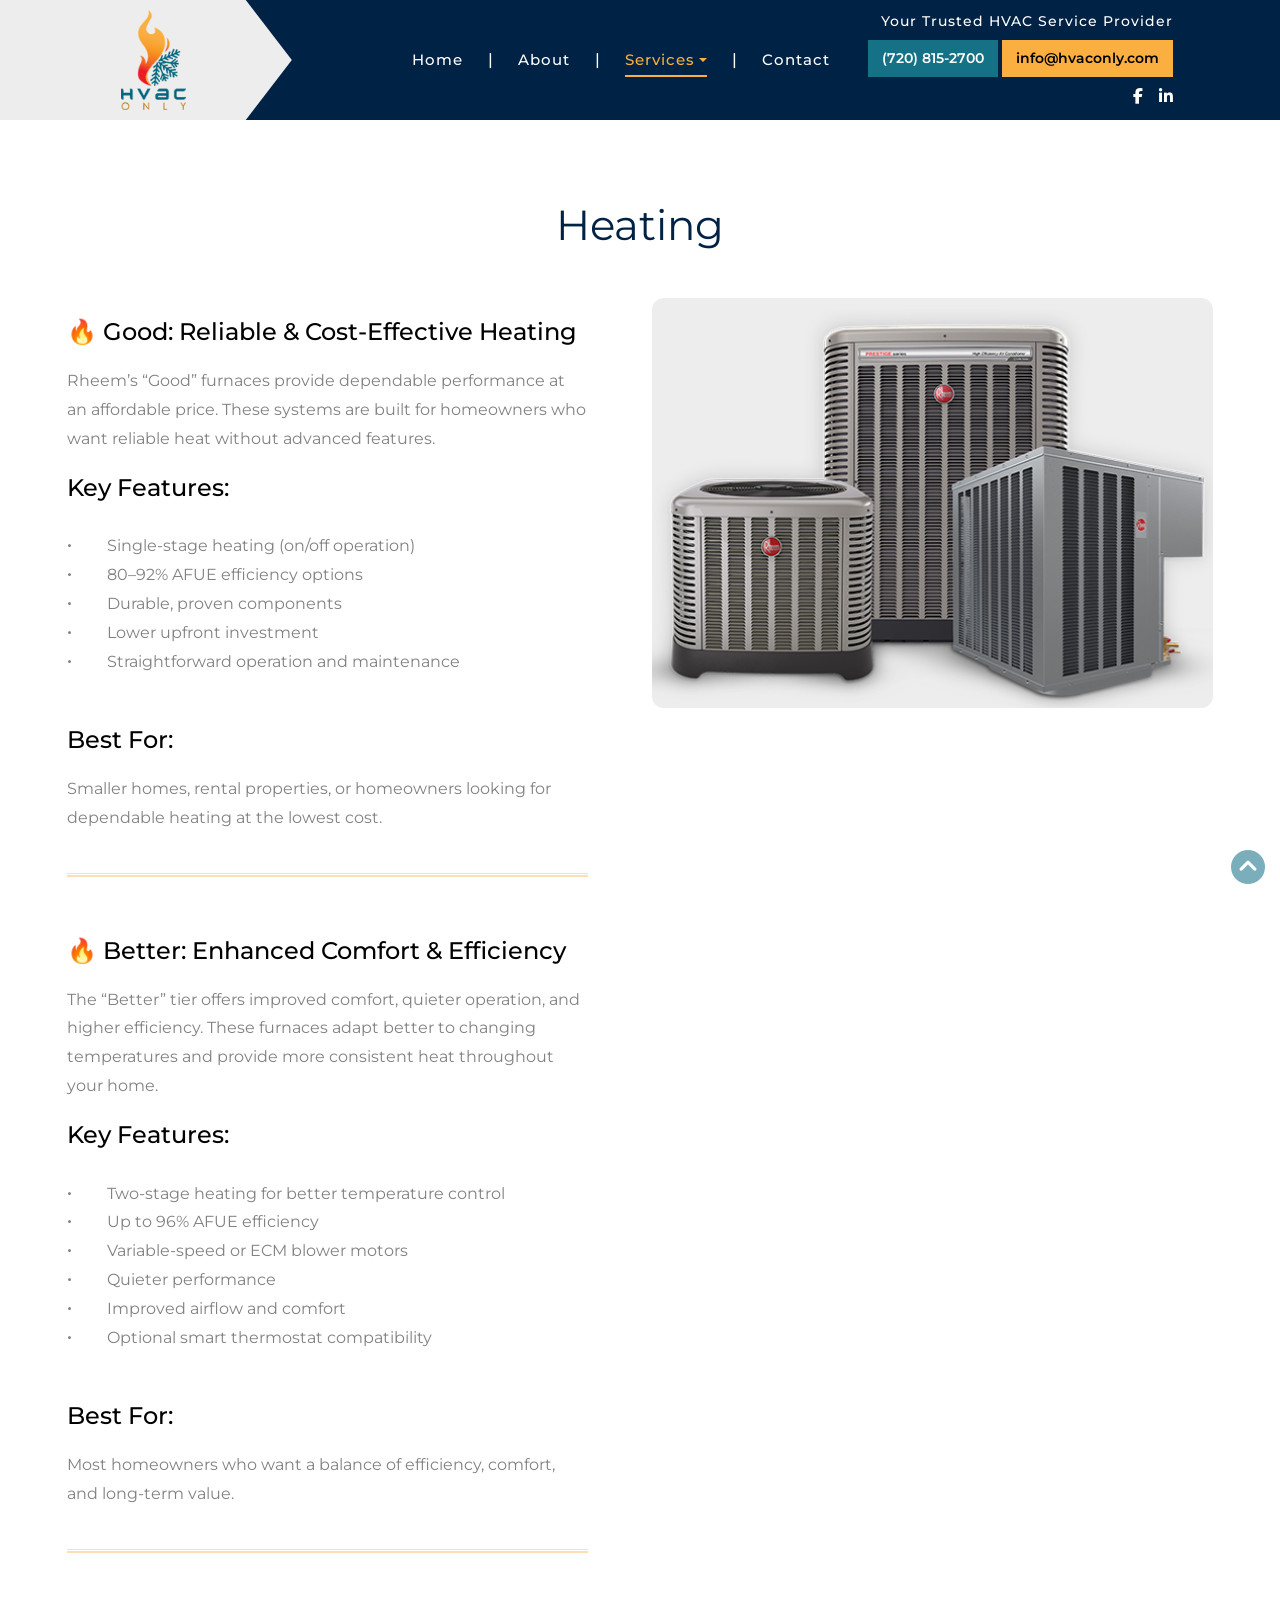
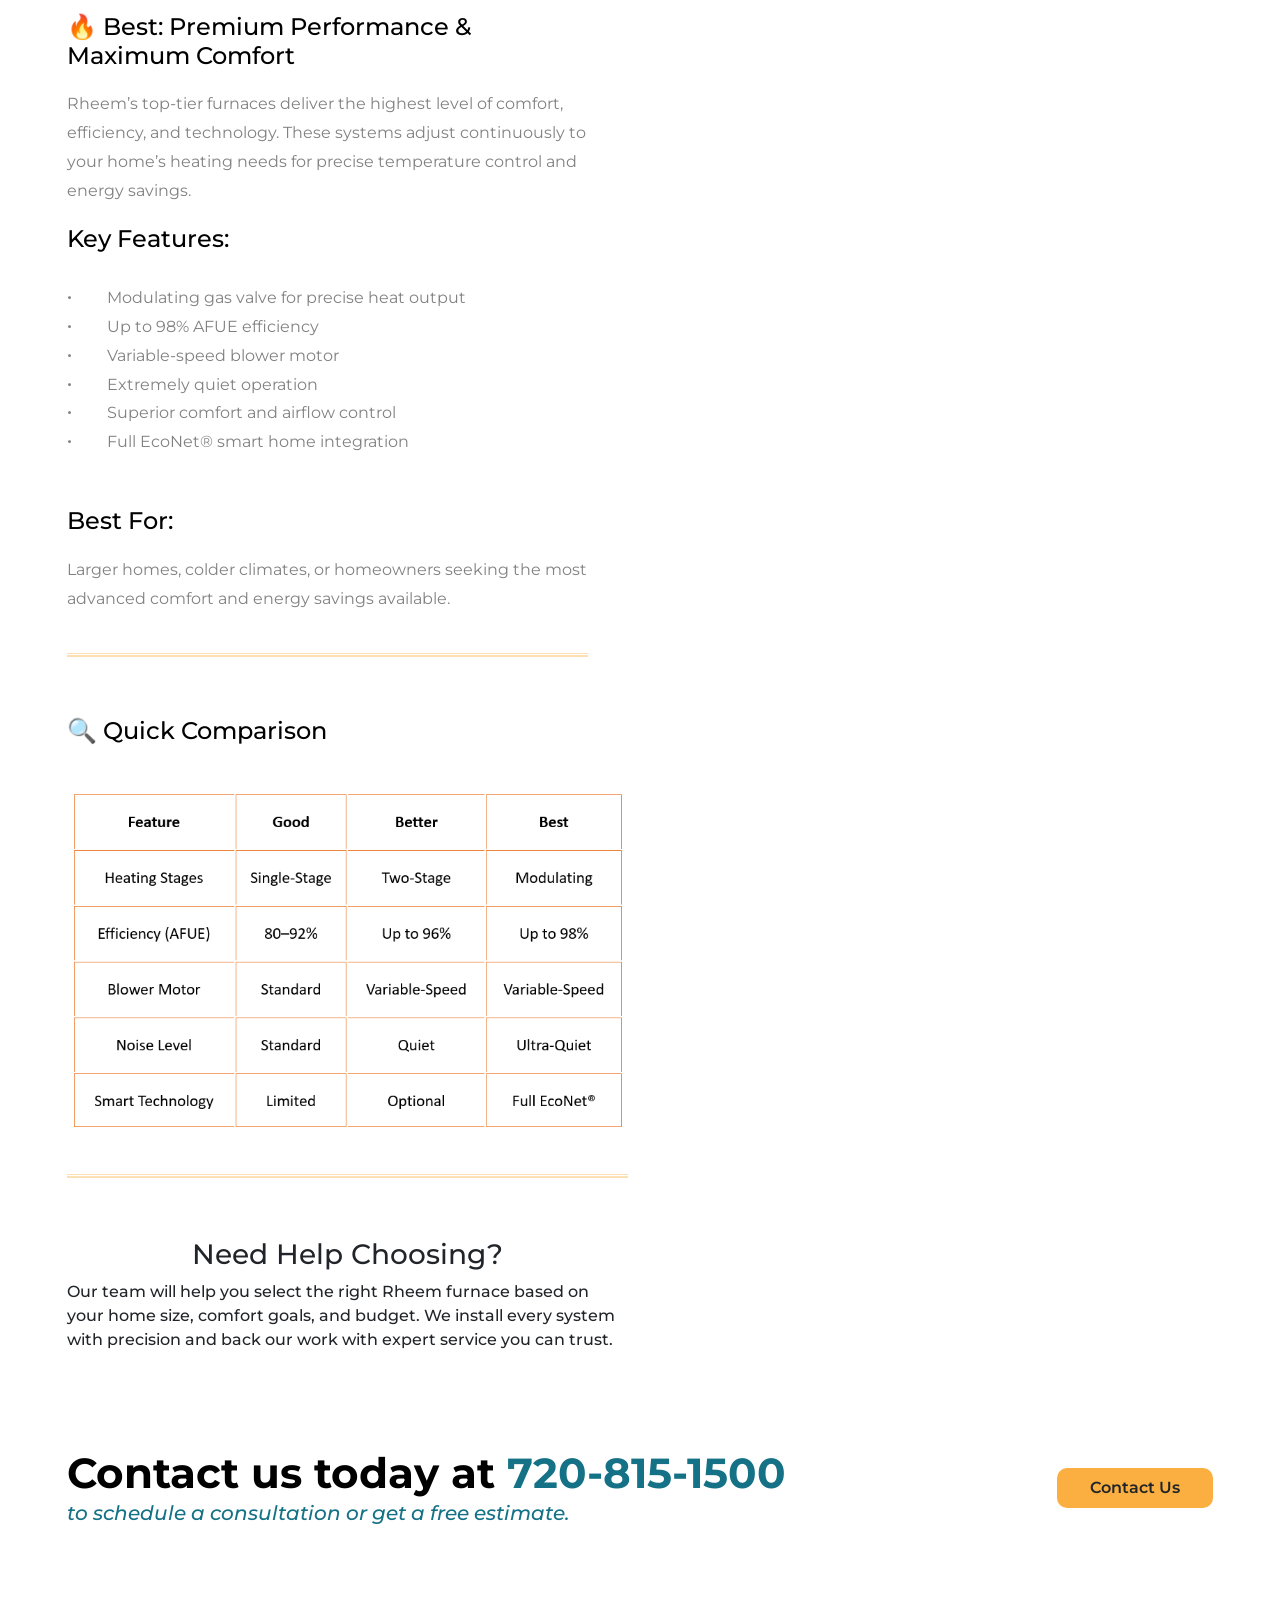
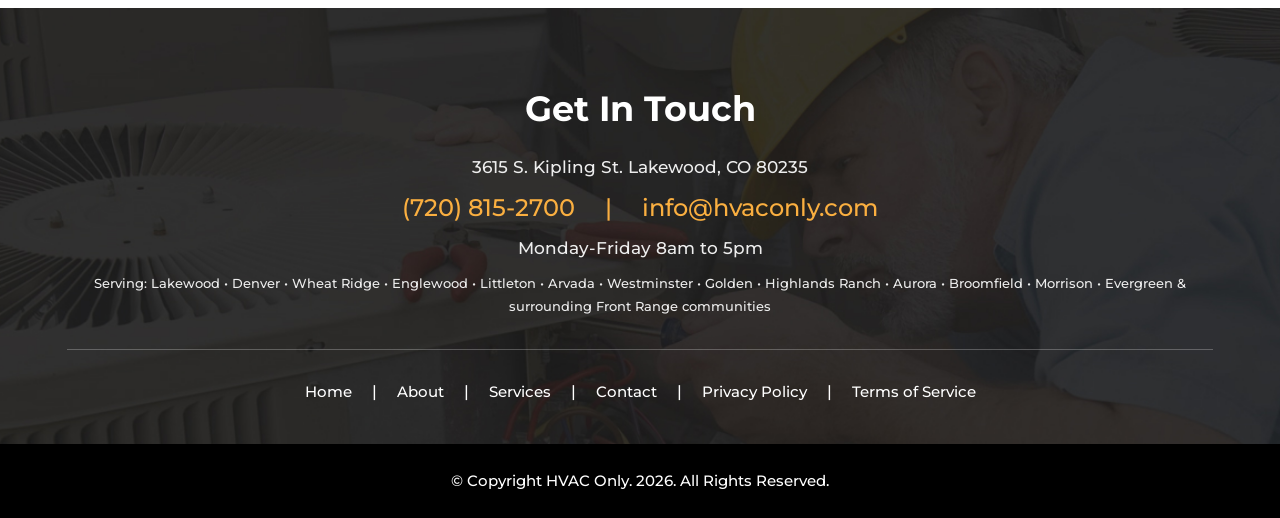
<file: newsite/extracted/hvac_08042026/hvac/heating.html>
<!DOCTYPE html
  PUBLIC "-//W3C//DTD XHTML 1.0 Transitional//EN" "http://www.w3.org/TR/xhtml1/DTD/xhtml1-transitional.dtd">
<html xmlns="http://www.w3.org/1999/xhtml">

<head>
  <meta charset="utf-8">
  <meta http-equiv="content-type" content="text/html; charset=utf-8" />
  <meta name="viewport" content="width=device-width, initial-scale=1">
  <link rel="stylesheet" href="css/bootstrap.min.css">

  <title>Heating Services Lakewood CO | Furnace Installation & Repair | HVAC Only</title>
  <meta name="description" content="Professional furnace installation, repair & replacement in Lakewood, CO. HVAC Only serves homeowners across Denver, Wheat Ridge, Englewood, Littleton & the entire Front Range. Free estimates.">
  <meta name="robots" content="index, follow">
  <link rel="canonical" href="https://hvaconly.com/heating.html">
  <!-- Open Graph -->
  <meta property="og:type" content="website">
  <meta property="og:title" content="Heating Services Lakewood CO | Furnace Installation & Repair | HVAC Only">
  <meta property="og:description" content="Professional furnace installation, repair & replacement in Lakewood, CO. HVAC Only serves homeowners across Denver, Wheat Ridge, Englewood, Littleton & the entire Front Range. Free estimates.">
  <meta property="og:url" content="https://hvaconly.com/heating.html">
  <meta property="og:site_name" content="HVAC Only">
  <meta property="og:image" content="https://hvaconly.com/img/logo.png">
  <!-- Twitter Card -->
  <meta name="twitter:card" content="summary">
  <meta name="twitter:title" content="Heating Services Lakewood CO | Furnace Installation & Repair | HVAC Only">
  <meta name="twitter:description" content="Professional furnace installation, repair & replacement in Lakewood, CO. HVAC Only serves homeowners across Denver, Wheat Ridge, Englewood, Littleton & the entire Front Range. Free estimates.">
  <!-- Local SEO -->
  <meta name="geo.region" content="US-CO">
  <meta name="geo.placename" content="Lakewood, Colorado">
  <meta name="geo.position" content="39.6461;-105.1244">
  <meta name="ICBM" content="39.6461, -105.1244">

  <link rel="shortcut icon" href="img/favIcon.png" />
  <link rel="stylesheet" type="text/css" href="css/all.css" />
  <link rel="stylesheet" type="text/css" href="css/style.css?v=3" />
  <link rel="stylesheet" href="css/animate.css">
  <!-- <link rel="stylesheet" href="css/jquery.bxslider.css"> -->

  <link rel="preconnect" href="https://fonts.googleapis.com">
  <link rel="preconnect" href="https://fonts.gstatic.com" crossorigin>
  <link href="https://fonts.googleapis.com/css2?family=Montserrat:ital,wght@0,100..900;1,100..900&display=swap"
    rel="stylesheet">
  <script type="application/ld+json">
  {
    "@context": "https://schema.org",
    "@type": "HVACBusiness",
    "name": "HVAC Only",
    "url": "https://hvaconly.com",
    "logo": "https://hvaconly.com/img/logo.png",
    "image": "https://hvaconly.com/img/logo.png",
    "description": "Expert heating, cooling and air quality services in Lakewood, CO and the Denver metro area.",
    "telephone": "+17208152700",
    "email": "info@hvaconly.com",
    "address": {
      "@type": "PostalAddress",
      "streetAddress": "3615 S. Kipling St.",
      "addressLocality": "Lakewood",
      "addressRegion": "CO",
      "postalCode": "80235",
      "addressCountry": "US"
    },
    "geo": {
      "@type": "GeoCoordinates",
      "latitude": 39.6461,
      "longitude": -105.1244
    },
    "openingHoursSpecification": {
      "@type": "OpeningHoursSpecification",
      "dayOfWeek": ["Monday","Tuesday","Wednesday","Thursday","Friday"],
      "opens": "08:00",
      "closes": "17:00"
    },
    "areaServed": [
      {"@type": "City", "name": "Lakewood", "addressRegion": "CO"},
      {"@type": "City", "name": "Denver", "addressRegion": "CO"},
      {"@type": "City", "name": "Wheat Ridge", "addressRegion": "CO"},
      {"@type": "City", "name": "Englewood", "addressRegion": "CO"},
      {"@type": "City", "name": "Littleton", "addressRegion": "CO"},
      {"@type": "City", "name": "Arvada", "addressRegion": "CO"},
      {"@type": "City", "name": "Westminster", "addressRegion": "CO"},
      {"@type": "City", "name": "Golden", "addressRegion": "CO"},
      {"@type": "City", "name": "Highlands Ranch", "addressRegion": "CO"},
      {"@type": "City", "name": "Aurora", "addressRegion": "CO"},
      {"@type": "City", "name": "Broomfield", "addressRegion": "CO"},
      {"@type": "City", "name": "Morrison", "addressRegion": "CO"},
      {"@type": "City", "name": "Edgewater", "addressRegion": "CO"},
      {"@type": "City", "name": "Centennial", "addressRegion": "CO"},
      {"@type": "City", "name": "Lone Tree", "addressRegion": "CO"},
      {"@type": "City", "name": "Evergreen", "addressRegion": "CO"},
      {"@type": "City", "name": "Thornton", "addressRegion": "CO"}
    ],
    "priceRange": "$$",
    "sameAs": []
  }
  </script>
</head>

<body>
  <!-- HEADER -->
  <header id="header" class="main-header angled-bg">
    <div class="container">
      <div class="header-wrapper d-flex align-items-center justify-content-between">

        <!-- LEFT: Logo -->
        <div class="header-left d-flex align-items-center">
          <a class="logo-box" href="index.html">
            <img src="img/logo.png" alt="HVAC Logo" class="logo-img">
          </a>
        </div>

        <!-- CENTER: Desktop Nav -->
        <nav class="main-nav">
          <ul class="nav-list d-flex mb-0">
            <li><a href="index.html">Home</a></li>
            <li>|</li>
            <li><a href="about.html">About</a></li>
            <li>|</li>
            <li class="dropdown">
              <a href="services.html" class="dropdown-toggle active">Services</a> <!-- data-bs-toggle="dropdown" -->

              <ul class="dropdown-menu">
                <li><a class="dropdown-item" href="air-quality.html">Air Quality</a></li>
                <li><a class="dropdown-item" href="cooling.html">Cooling</a></li>
                <li><a class="dropdown-item" href="heating.html">Heating</a></li>
                <li><a class="dropdown-item" href="packaged-units.html">Packaged Units</a></li>
                <li><a class="dropdown-item" href="reports.html">Reports</a></li>
                <li><a class="dropdown-item" href="services.html">Service</a></li>
              </ul>
            </li>
            <li>|</li>
            <li><a href="contact.html">Contact</a></li>
          </ul>
        </nav>

        <!-- RIGHT -->
        <div class="header-right text-end">

          <!-- Hamburger -->
          <div class="hamburger d-lg-none">
            <i class="fa-solid fa-bars-staggered"></i>
          </div>

          <p class="tagline mb-0 pb-2 d-none d-lg-block">
            Your Trusted HVAC Service Provider
          </p>

          <div class="contact-box d-flex justify-content-end align-items-center d-none d-lg-flex">
            <a href="tel:7208152700" class="contact-btn phone">(720) 815-2700</a>
            <a href="mailto:info@hvaconly.com" class="contact-btn email">info@hvaconly.com</a>
          </div>

          <div class="social-icons pt-2 d-none d-lg-block">
            <a href="http://www.Facebook.com/hvaconly.com"><i class="fab fa-facebook-f"></i></a>
            <a href="http://www.linkedin/company/hvaconly"><i class="fab fa-linkedin-in"></i></a>
          </div>

        </div>

      </div>
    </div>
  </header>

  <!-- MOBILE MENU -->
  <div class="mobile-menu">
    <div class="mobile-menu-close" id="mobileMenuClose">
      <i class="fa-solid fa-xmark"></i>
    </div>
    <div class="mobile-menu-inner">

      <ul>
        <li><a href="index.html">Home</a></li>
        <li><a href="about.html">About</a></li>
        <li><a href="services.html" class="active">Services</a></li>
        <li><a href="contact.html">Contact</a></li>
      </ul>

      <div class="mobile-contact">
        <div class="contact-box">
          <a href="tel:7208152700" class="contact-btn phone">(720) 815-2700</a>
          <a href="mailto:info@hvaconly.com" class="contact-btn email">info@hvaconly.com</a>
        </div>

        <div class="social-icons pt-2 text-end">
          <a href="#"><i class="fab fa-facebook-f"></i></a>
          <a href="#"><i class="fab fa-linkedin-in"></i></a>
        </div>
      </div>

    </div>
  </div>

  <!-- OVERLAY -->
  <div class="menu-overlay"></div>

  <!-- About HERO -->
  <!-- HERO -->
  <section id="about-hero" class="topMarginOfHeader service-hero-section">
    <div class="container">
      <div class="about-hero-title wow fadeInUp">
        <h1 id="service">Heating</h1>
      </div>
    </div>
  </section>

  <section id="aboutDetails" class="servicesDetails-section">
    <div class="container">
      <div class="aboutDetails-wrapper" id="air-quality">
        <div class="row">
          <div class="col-md-6">
            <div class="aboutDetails-content">
              <h3>🔥 Good: Reliable & Cost-Effective Heating</h3>
              <p>
                Rheem’s “Good” furnaces provide dependable performance at an affordable price. These systems are built for homeowners who want reliable heat without advanced features.
              </p>

              <div class="service-padding-top">
                <h3>Key Features:</h3>

                <ul class="content-ul">
                  <li>
                    <p>Single-stage heating (on/off operation)</p>
                  </li>
                  <li>
                    <p>80–92% AFUE efficiency options</p>
                  </li>
                  <li>
                    <p>Durable, proven components</p>
                  </li>
                  <li>
                    <p>Lower upfront investment</p>
                  </li>
                 <li>
                    <p>Straightforward operation and maintenance</p>
                  </li>
                </ul>
                <h3>Best For: </h3>
                <p>Smaller homes, rental properties, or homeowners looking for dependable heating at the lowest cost.</p>
              </div>
            </div>
          </div>
          <div class="col-md-6">
            <div class="aboutDetails-img wow fadeInRight">
              <img src="img/heatingImg1.jpg" class="img-fluid" alt="Furnace installation and heating system service in Lakewood, CO">
            </div>
          </div>
        </div>
      </div>

      <div class="aboutDetails-wrapper" id="cooling">
        <div class="row">
          <div class="col-md-6">
            <div class="aboutDetails-content">

              <div class="content-line"></div>

              <h3>🔥 Better: Enhanced Comfort & Efficiency</h3>
              <p>
                The “Better” tier offers improved comfort, quieter operation, and higher efficiency. These furnaces adapt better to 
                changing temperatures and provide more consistent heat throughout your home.
              </p>
              
              <h3>Key Features:</h3>

              <ul class="content-ul">
                <li>
                  <p>Two-stage heating for better temperature control</p>
                </li>
                <li>
                  <p>Up to 96% AFUE efficiency</p>
                </li>
                <li>
                  <p>Variable-speed or ECM blower motors</p>
                </li>
                <li>
                  <p>Quieter performance</p>
                </li>
                <li>
                  <p>Improved airflow and comfort</p>
                </li>
                <li>
                  <p>Optional smart thermostat compatibility</p>
                </li>
              </ul>
              <h3>Best For: </h3>
              <p>Most homeowners who want a balance of efficiency, comfort, and long-term value.</p>
              </p>
            </div>
          </div>
        </div>
      </div>

      <div class="aboutDetails-wrapper" id="heating">
        <div class="row">
          <div class="col-md-6">
            <div class="aboutDetails-content">

              <div class="content-line"></div>

              <h3>🔥 Best: Premium Performance & Maximum Comfort</h3>
              <p>
                Rheem’s top-tier furnaces deliver the highest level of comfort, efficiency, and technology. 
                These systems adjust continuously to your home’s heating needs for precise temperature control and energy savings.
              </p>

              <h3>Key Features:</h3>

              <ul class="content-ul">
                <li>
                  <p>Modulating gas valve for precise heat output</p>
                </li>
                <li>
                  <p>Up to 98% AFUE efficiency</p>
                </li>
                <li>
                  <p>Variable-speed blower motor</p>
                </li>
                <li>
                  <p>Extremely quiet operation</p>
                </li>
                <li>
                  <p>Superior comfort and airflow control</p>
                </li>
                <li>
                  <p>Full EcoNet® smart home integration</p>
                </li>
              </ul>
              <h3>Best For: </h3>
              <p>Larger homes, colder climates, or homeowners seeking the most advanced comfort and energy savings available.</p>

              <div class="content-line"></div>

              <h3>🔍 Quick Comparison</h3>

            </div>
            <div class="aboutDetails-img">
                <img src="img/heatingImg2.png" class="img-fluid wow fadeInLeft" alt="HVAC Only technician inspecting a residential heating system in Denver metro">
            </div>
              <div class="content-line"></div>

              <h3>Need Help Choosing?</h3>
              <p>
                Our team will help you select the right Rheem furnace based on your home size, comfort goals, and budget. We install 
                every system with precision and back our work with expert service you can trust.
              </p>

              <div class="service-padding-top">
                </p>
              </div>
            </div>
          </div>
        </div>
      </div>
    </div>
  </section>

  <section id="cta" class="cta-section wow fadeInUp">
    <div class="container">
      <div class="cta-wrapper d-flex align-items-center justify-content-between flex-wrap">

        <!-- LEFT CONTENT -->
        <div class="cta-content">
          <h2 class="warranty-title">
            Contact us today at <span>720-815-1500</span>
          </h2>
          <p class="warranty-subtitle">
            to schedule a consultation or get a free estimate.
          </p>
        </div>

        <!-- BUTTON -->
        <div class="cta-btn-wrapper">
          <a href="contact.html" class="btn warranty-btn">Contact Us</a>
        </div>

      </div>
    </div>
  </section>

  <footer class="footer-section">

    <!-- TOP (CONTACT AREA) -->
    <div class="footer-top d-flex align-items-center">
      <div class="container text-center">

        <h2 class="footer-title">Get In Touch</h2>

        <p class="footer-address">
          3615 S. Kipling St. Lakewood, CO 80235
        </p>

        <div class="footer-contact d-flex justify-content-center flex-wrap">
          <a href="tel:17208152700">(720) 815-2700</a>
          <span class="divider">|</span>
          <a href="mailto:info@hvaconly.com">info@hvaconly.com</a>
        </div>

        <p class="footer-address">
          Monday-Friday 8am to 5pm
        </p>

        <p class="footer-address footer-service-area">
          Serving: Lakewood &bull; Denver &bull; Wheat Ridge &bull; Englewood &bull; Littleton &bull; Arvada &bull; Westminster &bull; Golden &bull; Highlands Ranch &bull; Aurora &bull; Broomfield &bull; Morrison &bull; Evergreen &amp; surrounding Front Range communities
        </p>

        <hr class="footer-line">

        <!-- NAV -->
        <nav class="footer-nav">
          <ul class="d-flex justify-content-center flex-wrap">
            <li><a href="index.html">Home</a></li>
            <li>|</li>
            <li><a href="about.html">About</a></li>
            <li>|</li>
            <li><a href="services.html">Services</a></li>
            <li>|</li>
            <li><a href="contact.html">Contact</a></li>
            <li>|</li>
            <li><a href="our-privacy.html">Privacy Policy</a></li>
            <li>|</li>
            <li><a href="eula.html">Terms of Service</a></li>
          </ul>
        </nav>

      </div>
    </div>

    <!-- BOTTOM -->
    <div class="footer-bottom text-center">
      <p>© Copyright HVAC Only. <span id="footerYear"></span>. All Rights Reserved.</p>
    </div>

  </footer>

  <a href="#" class="back-to-top"><i class="fas fa-chevron-circle-up"></i></a>

  <div id="preloader">
    <div class="preloader-inner">
      <div class="preloader-logo-wrapper">
        <img src="img/logo.png" class="img-fluid preloader-logo" alt="">
        <div class="preloader-spinner"></div>
      </div>
      <p class="preloader-text">
        Preparing your comfort
        <span class="dot">.</span>
        <span class="dot">.</span>
        <span class="dot">.</span>
      </p>
    </div>
  </div>



  <script src="js/jquery.min.js"></script>
  <script src="js/popper.min.js"></script>
  <script src="js/bootstrap.bundle.min.js"></script>
  <script src="js/bootstrap.min.js"></script>
  <!-- <script src="js/jquery.bxslider.js"></script> -->
  <script src="js/wow.js"></script>
  <script src="js/myScript.js"></script>

</body>

</html>
</file>
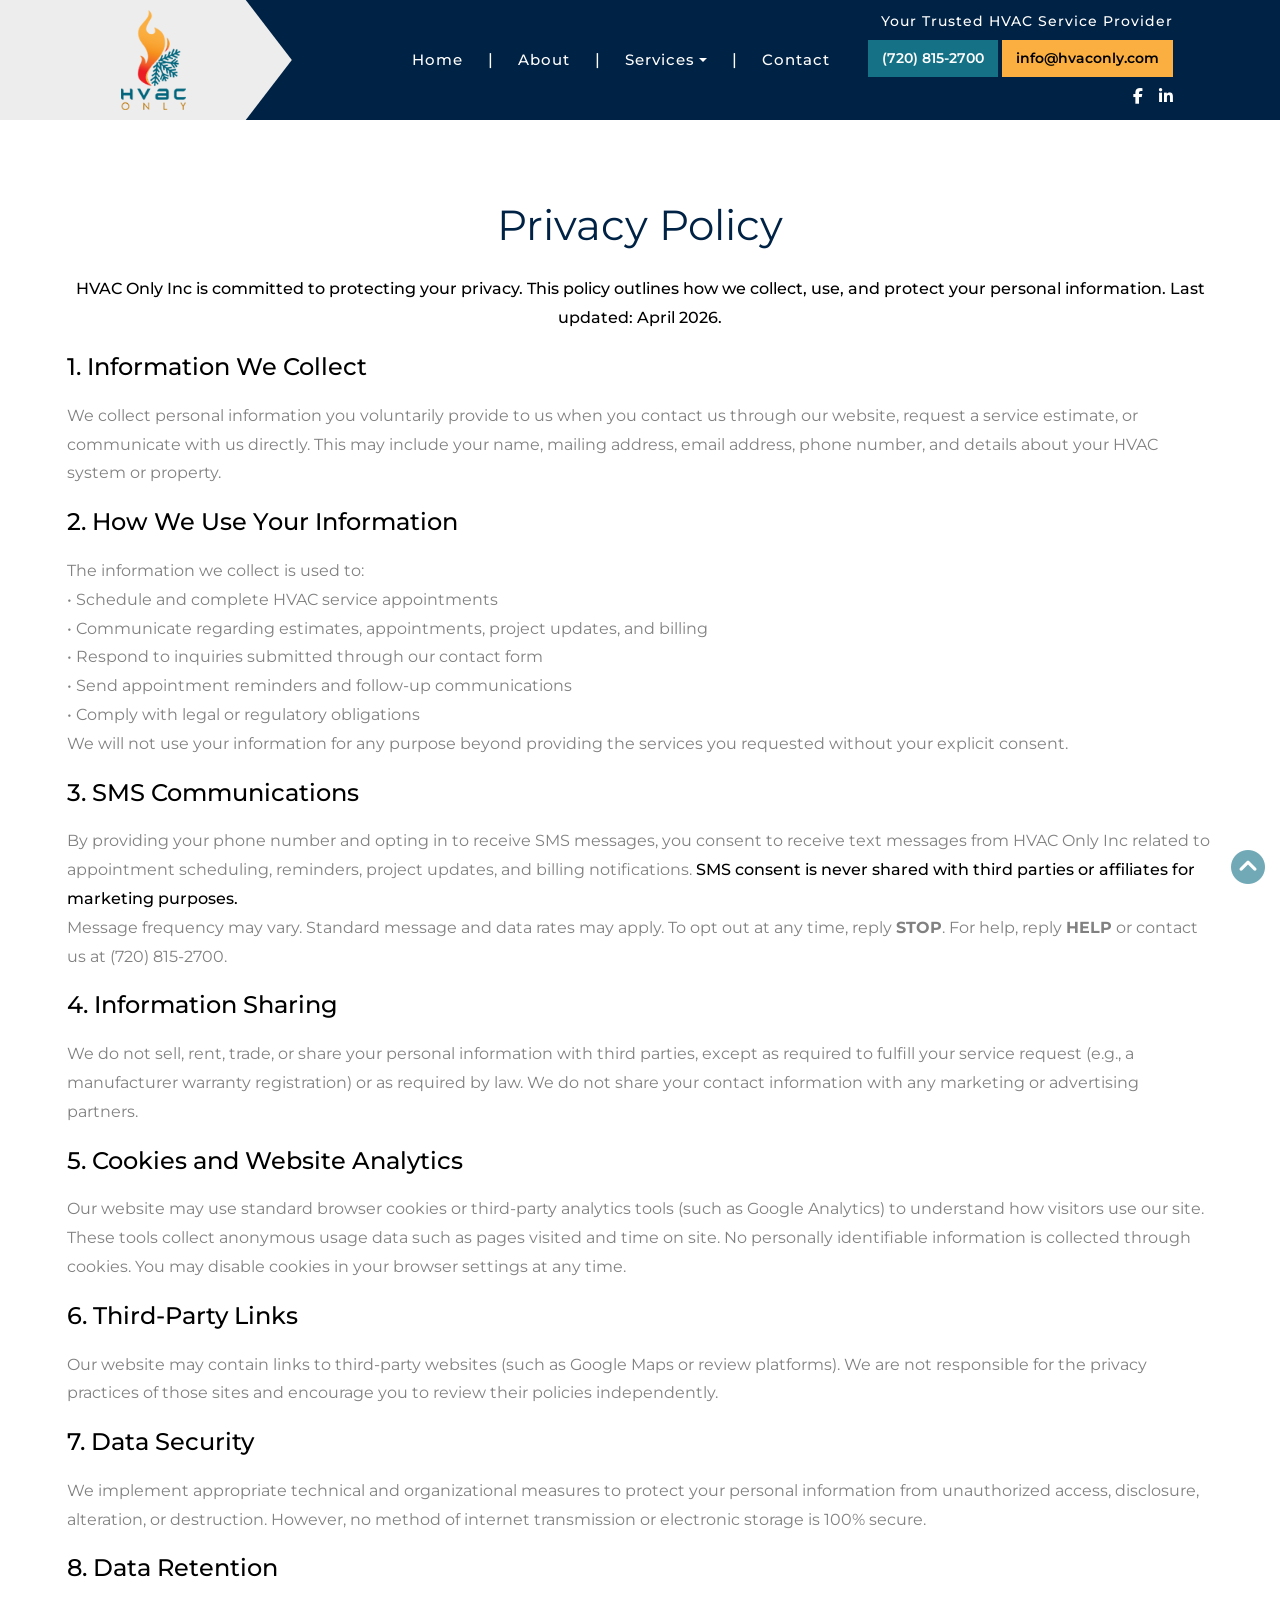
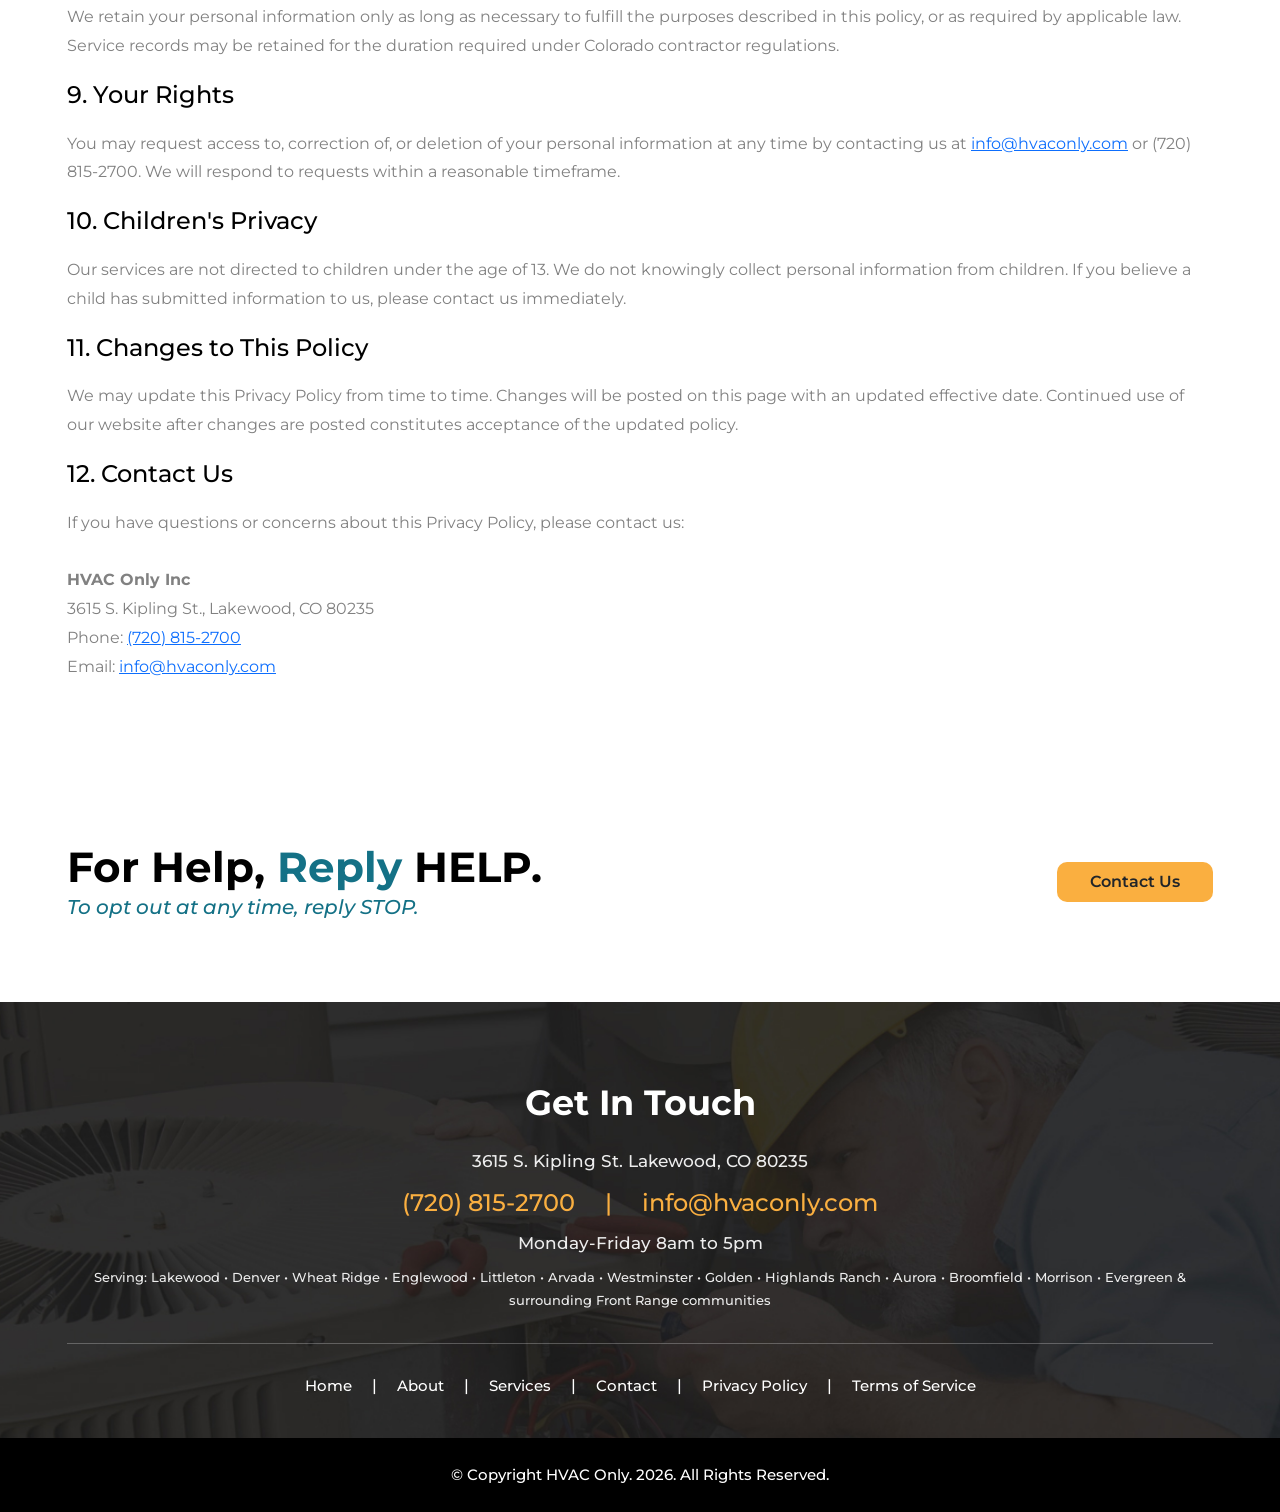
<file: newsite/extracted/hvac_08042026/hvac/our-privacy.html>
<!DOCTYPE html
  PUBLIC "-//W3C//DTD XHTML 1.0 Transitional//EN" "http://www.w3.org/TR/xhtml1/DTD/xhtml1-transitional.dtd">
<html xmlns="http://www.w3.org/1999/xhtml">

<head>
  <meta charset="utf-8">
  <meta http-equiv="content-type" content="text/html; charset=utf-8" />
  <meta name="viewport" content="width=device-width, initial-scale=1">
  <link rel="stylesheet" href="css/bootstrap.min.css">

  <title>Privacy Policy | HVAC Only | Lakewood, CO</title>
  <meta name="description" content="Read HVAC Only's privacy policy. We are committed to protecting your personal information. HVAC contractor serving Lakewood, CO and the greater Denver metro area.">
  <meta name="robots" content="index, follow">
  <link rel="canonical" href="https://hvaconly.com/our-privacy.html">
  <!-- Open Graph -->
  <meta property="og:type" content="website">
  <meta property="og:title" content="Privacy Policy | HVAC Only | Lakewood, CO">
  <meta property="og:description" content="Read HVAC Only's privacy policy. We are committed to protecting your personal information. HVAC contractor serving Lakewood, CO and the greater Denver metro area.">
  <meta property="og:url" content="https://hvaconly.com/our-privacy.html">
  <meta property="og:site_name" content="HVAC Only">
  <meta property="og:image" content="https://hvaconly.com/img/logo.png">
  <!-- Twitter Card -->
  <meta name="twitter:card" content="summary">
  <meta name="twitter:title" content="Privacy Policy | HVAC Only | Lakewood, CO">
  <meta name="twitter:description" content="Read HVAC Only's privacy policy. We are committed to protecting your personal information. HVAC contractor serving Lakewood, CO and the greater Denver metro area.">
  <!-- Local SEO -->
  <meta name="geo.region" content="US-CO">
  <meta name="geo.placename" content="Lakewood, Colorado">
  <meta name="geo.position" content="39.6461;-105.1244">
  <meta name="ICBM" content="39.6461, -105.1244">

  <link rel="shortcut icon" href="img/favIcon.png" />
  <link rel="stylesheet" type="text/css" href="css/all.css" />
  <link rel="stylesheet" type="text/css" href="css/style.css?v=3" />
  <link rel="stylesheet" href="css/animate.css">
  <!-- <link rel="stylesheet" href="css/jquery.bxslider.css"> -->

  <link rel="preconnect" href="https://fonts.googleapis.com">
  <link rel="preconnect" href="https://fonts.gstatic.com" crossorigin>
  <link href="https://fonts.googleapis.com/css2?family=Montserrat:ital,wght@0,100..900;1,100..900&display=swap"
    rel="stylesheet">
  <script type="application/ld+json">
  {
    "@context": "https://schema.org",
    "@type": "HVACBusiness",
    "name": "HVAC Only",
    "url": "https://hvaconly.com",
    "logo": "https://hvaconly.com/img/logo.png",
    "image": "https://hvaconly.com/img/logo.png",
    "description": "Expert heating, cooling and air quality services in Lakewood, CO and the Denver metro area.",
    "telephone": "+17208152700",
    "email": "info@hvaconly.com",
    "address": {
      "@type": "PostalAddress",
      "streetAddress": "3615 S. Kipling St.",
      "addressLocality": "Lakewood",
      "addressRegion": "CO",
      "postalCode": "80235",
      "addressCountry": "US"
    },
    "geo": {
      "@type": "GeoCoordinates",
      "latitude": 39.6461,
      "longitude": -105.1244
    },
    "openingHoursSpecification": {
      "@type": "OpeningHoursSpecification",
      "dayOfWeek": ["Monday","Tuesday","Wednesday","Thursday","Friday"],
      "opens": "08:00",
      "closes": "17:00"
    },
    "areaServed": [
      {"@type": "City", "name": "Lakewood", "addressRegion": "CO"},
      {"@type": "City", "name": "Denver", "addressRegion": "CO"},
      {"@type": "City", "name": "Wheat Ridge", "addressRegion": "CO"},
      {"@type": "City", "name": "Englewood", "addressRegion": "CO"},
      {"@type": "City", "name": "Littleton", "addressRegion": "CO"},
      {"@type": "City", "name": "Arvada", "addressRegion": "CO"},
      {"@type": "City", "name": "Westminster", "addressRegion": "CO"},
      {"@type": "City", "name": "Golden", "addressRegion": "CO"},
      {"@type": "City", "name": "Highlands Ranch", "addressRegion": "CO"},
      {"@type": "City", "name": "Aurora", "addressRegion": "CO"},
      {"@type": "City", "name": "Broomfield", "addressRegion": "CO"},
      {"@type": "City", "name": "Morrison", "addressRegion": "CO"},
      {"@type": "City", "name": "Edgewater", "addressRegion": "CO"},
      {"@type": "City", "name": "Centennial", "addressRegion": "CO"},
      {"@type": "City", "name": "Lone Tree", "addressRegion": "CO"},
      {"@type": "City", "name": "Evergreen", "addressRegion": "CO"},
      {"@type": "City", "name": "Thornton", "addressRegion": "CO"}
    ],
    "priceRange": "$$",
    "sameAs": []
  }
  </script>
</head>

<body>
  <!-- HEADER -->
  <header id="header" class="main-header angled-bg">
    <div class="container">
      <div class="header-wrapper d-flex align-items-center justify-content-between">

        <!-- LEFT: Logo -->
        <div class="header-left d-flex align-items-center">
          <a class="logo-box" href="index.html">
            <img src="img/logo.png" alt="HVAC Logo" class="logo-img">
          </a>
        </div>

        <!-- CENTER: Desktop Nav -->
        <nav class="main-nav">
          <ul class="nav-list d-flex mb-0">
            <li><a href="index.html">Home</a></li>
            <li>|</li>
            <li><a href="about.html">About</a></li>
            <li>|</li>
            <li class="dropdown">
              <a href="services.html" class="dropdown-toggle">Services</a> <!-- data-bs-toggle="dropdown" -->

              <ul class="dropdown-menu">
                <li><a class="dropdown-item" href="air-quality.html">Air Quality</a></li>
                <li><a class="dropdown-item" href="cooling.html">Cooling</a></li>
                <li><a class="dropdown-item" href="heating.html">Heating</a></li>
                <li><a class="dropdown-item" href="packaged-units.html">Packaged Units</a></li>
                <li><a class="dropdown-item" href="reports.html">Reports</a></li>
                <li><a class="dropdown-item" href="services.html">Service</a></li>
              </ul>
            </li>
            <li>|</li>
            <li><a href="contact.html">Contact</a></li>
          </ul>
        </nav>

        <!-- RIGHT -->
        <div class="header-right text-end">

          <!-- Hamburger -->
          <div class="hamburger d-lg-none">
            <i class="fa-solid fa-bars-staggered"></i>
          </div>

          <p class="tagline mb-0 pb-2 d-none d-lg-block">
            Your Trusted HVAC Service Provider
          </p>

          <div class="contact-box d-flex justify-content-end align-items-center d-none d-lg-flex">
            <a href="tel:7208152700" class="contact-btn phone">(720) 815-2700</a>
            <a href="mailto:info@hvaconly.com" class="contact-btn email">info@hvaconly.com</a>
          </div>

          <div class="social-icons pt-2 d-none d-lg-block">
            <a href="http://www.Facebook.com/hvaconly.com"><i class="fab fa-facebook-f"></i></a>
            <a href="http://www.linkedin/company/hvaconly"><i class="fab fa-linkedin-in"></i></a>
          </div>

        </div>

      </div>
    </div>
  </header>

  <!-- MOBILE MENU -->
  <div class="mobile-menu">
    <div class="mobile-menu-close" id="mobileMenuClose">
      <i class="fa-solid fa-xmark"></i>
    </div>
    <div class="mobile-menu-inner">

      <ul>
        <li><a href="index.html">Home</a></li>
        <li><a href="about.html" class="active">About</a></li>
        <li><a href="services.html">Services</a></li>
        <li><a href="contact.html">Contact</a></li>
      </ul>

      <div class="mobile-contact">
        <div class="contact-box">
          <a href="tel:7208152700" class="contact-btn phone">(720) 815-2700</a>
          <a href="mailto:info@hvaconly.com" class="contact-btn email">info@hvaconly.com</a>
        </div>

        <div class="social-icons pt-2 text-end">
          <a href="#"><i class="fab fa-facebook-f"></i></a>
          <a href="#"><i class="fab fa-linkedin-in"></i></a>
        </div>
      </div>

    </div>
  </div>

  <!-- OVERLAY -->
  <div class="menu-overlay"></div>

  <section id="about-hero" class="topMarginOfHeader">
    <div class="container">
      <div class="about-hero-title wow fadeInUp">
        <h1>Privacy Policy</h1>
      </div>
      <div class="about-hero-text">
        <p>HVAC Only Inc is committed to protecting your privacy. This policy outlines how we collect, use, and protect your personal information. Last updated: April 2026.</p>
      </div>

      <div class="aboutDetails-wrapper">
        <div class="row">
          <div class="col-md-12">
            <div class="aboutDetails-content ms-0">

              <h3>1. Information We Collect</h3>
              <p>We collect personal information you voluntarily provide to us when you contact us through our website, request a service estimate, or communicate with us directly. This may include your name, mailing address, email address, phone number, and details about your HVAC system or property.</p>

              <h3>2. How We Use Your Information</h3>
              <p>The information we collect is used to:</p>
              <p>&bull; Schedule and complete HVAC service appointments<br>
              &bull; Communicate regarding estimates, appointments, project updates, and billing<br>
              &bull; Respond to inquiries submitted through our contact form<br>
              &bull; Send appointment reminders and follow-up communications<br>
              &bull; Comply with legal or regulatory obligations</p>
              <p>We will not use your information for any purpose beyond providing the services you requested without your explicit consent.</p>

              <h3>3. SMS Communications</h3>
              <p>By providing your phone number and opting in to receive SMS messages, you consent to receive text messages from HVAC Only Inc related to appointment scheduling, reminders, project updates, and billing notifications. <span>SMS consent is never shared with third parties or affiliates for marketing purposes.</span></p>
              <p>Message frequency may vary. Standard message and data rates may apply. To opt out at any time, reply <strong>STOP</strong>. For help, reply <strong>HELP</strong> or contact us at (720) 815-2700.</p>

              <h3>4. Information Sharing</h3>
              <p>We do not sell, rent, trade, or share your personal information with third parties, except as required to fulfill your service request (e.g., a manufacturer warranty registration) or as required by law. We do not share your contact information with any marketing or advertising partners.</p>

              <h3>5. Cookies and Website Analytics</h3>
              <p>Our website may use standard browser cookies or third-party analytics tools (such as Google Analytics) to understand how visitors use our site. These tools collect anonymous usage data such as pages visited and time on site. No personally identifiable information is collected through cookies. You may disable cookies in your browser settings at any time.</p>

              <h3>6. Third-Party Links</h3>
              <p>Our website may contain links to third-party websites (such as Google Maps or review platforms). We are not responsible for the privacy practices of those sites and encourage you to review their policies independently.</p>

              <h3>7. Data Security</h3>
              <p>We implement appropriate technical and organizational measures to protect your personal information from unauthorized access, disclosure, alteration, or destruction. However, no method of internet transmission or electronic storage is 100% secure.</p>

              <h3>8. Data Retention</h3>
              <p>We retain your personal information only as long as necessary to fulfill the purposes described in this policy, or as required by applicable law. Service records may be retained for the duration required under Colorado contractor regulations.</p>

              <h3>9. Your Rights</h3>
              <p>You may request access to, correction of, or deletion of your personal information at any time by contacting us at <a href="mailto:info@hvaconly.com">info@hvaconly.com</a> or (720) 815-2700. We will respond to requests within a reasonable timeframe.</p>

              <h3>10. Children's Privacy</h3>
              <p>Our services are not directed to children under the age of 13. We do not knowingly collect personal information from children. If you believe a child has submitted information to us, please contact us immediately.</p>

              <h3>11. Changes to This Policy</h3>
              <p>We may update this Privacy Policy from time to time. Changes will be posted on this page with an updated effective date. Continued use of our website after changes are posted constitutes acceptance of the updated policy.</p>

              <h3>12. Contact Us</h3>
              <p>If you have questions or concerns about this Privacy Policy, please contact us:<br><br>
              <strong>HVAC Only Inc</strong><br>
              3615 S. Kipling St., Lakewood, CO 80235<br>
              Phone: <a href="tel:17208152700">(720) 815-2700</a><br>
              Email: <a href="mailto:info@hvaconly.com">info@hvaconly.com</a></p>

            </div>
          </div>
        </div>
      </div>
    </div>
  </section>

  <section id="cta" class="cta-section wow fadeInUp">
    <div class="container">
      <div class="cta-wrapper d-flex align-items-center justify-content-between flex-wrap">

        <!-- LEFT CONTENT -->
        <div class="cta-content">
          <h2 class="warranty-title">
            For Help, <span>Reply </span>HELP.
          </h2>
          <p class="warranty-subtitle">
            To opt out at any time, reply STOP.
          </p>
        </div>

        <!-- BUTTON -->
        <div class="cta-btn-wrapper">
          <a href="contact.html" class="btn warranty-btn">Contact Us</a>
        </div>

      </div>
    </div>
  </section>

  <footer class="footer-section">

    <!-- TOP (CONTACT AREA) -->
    <div class="footer-top d-flex align-items-center">
      <div class="container text-center">

        <h2 class="footer-title">Get In Touch</h2>

        <p class="footer-address">
          3615 S. Kipling St. Lakewood, CO 80235
        </p>

        <div class="footer-contact d-flex justify-content-center flex-wrap">
          <a href="tel:17208152700">(720) 815-2700</a>
          <span class="divider">|</span>
          <a href="mailto:info@hvaconly.com">info@hvaconly.com</a>
        </div>

        <p class="footer-address">
          Monday-Friday 8am to 5pm
        </p>

        <p class="footer-address footer-service-area">
          Serving: Lakewood &bull; Denver &bull; Wheat Ridge &bull; Englewood &bull; Littleton &bull; Arvada &bull; Westminster &bull; Golden &bull; Highlands Ranch &bull; Aurora &bull; Broomfield &bull; Morrison &bull; Evergreen &amp; surrounding Front Range communities
        </p>

        <hr class="footer-line">

        <!-- NAV -->
        <nav class="footer-nav">
          <ul class="d-flex justify-content-center flex-wrap">
            <li><a href="index.html">Home</a></li>
            <li>|</li>
            <li><a href="about.html">About</a></li>
            <li>|</li>
            <li><a href="services.html">Services</a></li>
            <li>|</li>
            <li><a href="contact.html">Contact</a></li>
            <li>|</li>
            <li><a href="our-privacy.html">Privacy Policy</a></li>
            <li>|</li>
            <li><a href="eula.html">Terms of Service</a></li>
          </ul>
        </nav>

      </div>
    </div>

    <!-- BOTTOM -->
    <div class="footer-bottom text-center">
      <p>© Copyright HVAC Only. <span id="footerYear"></span>. All Rights Reserved.</p>
    </div>

  </footer>

  <a href="#" class="back-to-top"><i class="fas fa-chevron-circle-up"></i></a>

  <div id="preloader">
    <div class="preloader-inner">
      <div class="preloader-logo-wrapper">
        <img src="img/logo.png" class="img-fluid preloader-logo" alt="">
        <div class="preloader-spinner"></div>
      </div>
      <p class="preloader-text">
        Preparing your comfort
        <span class="dot">.</span>
        <span class="dot">.</span>
        <span class="dot">.</span>
      </p>
    </div>
  </div>



  <script src="js/jquery.min.js"></script>
  <script src="js/popper.min.js"></script>
  <script src="js/bootstrap.bundle.min.js"></script>
  <script src="js/bootstrap.min.js"></script>
  <!-- <script src="js/jquery.bxslider.js"></script> -->
  <script src="js/wow.js"></script>
  <script src="js/myScript.js"></script>

</body>

</html>
</file>
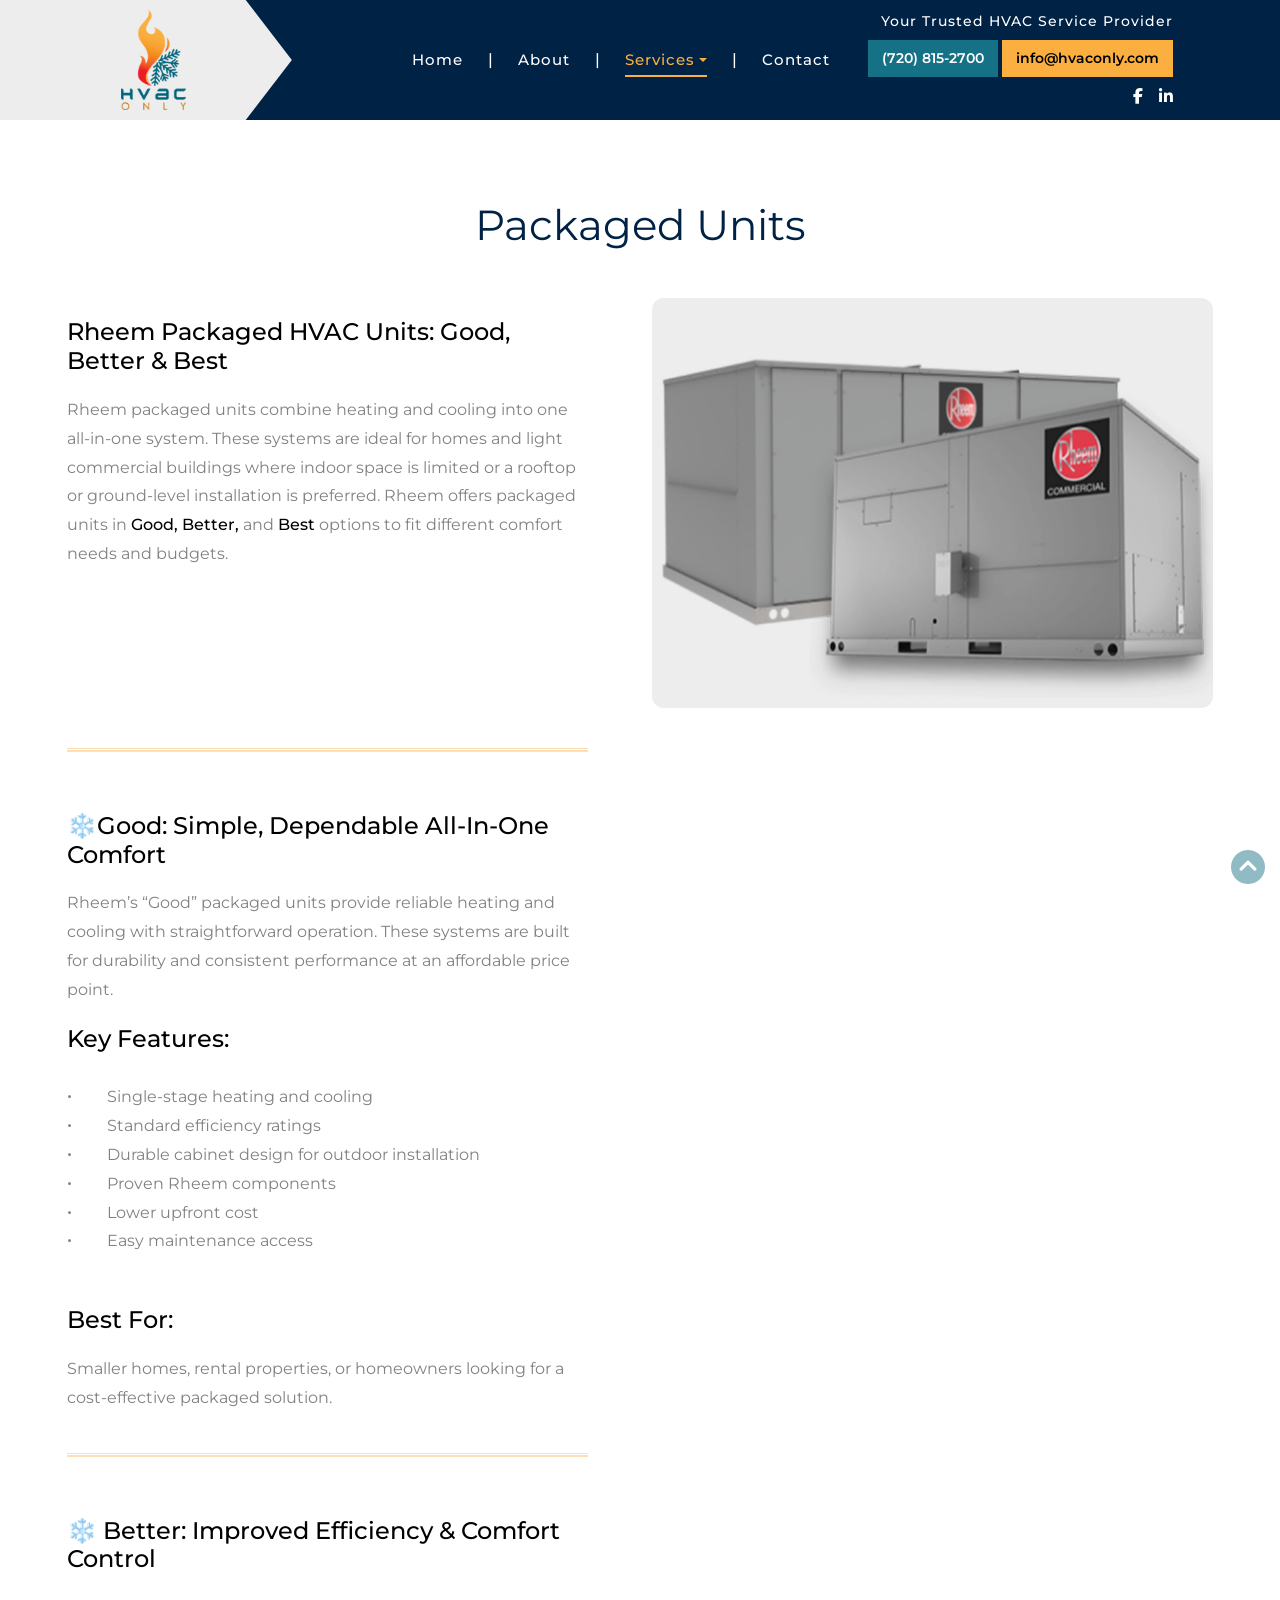
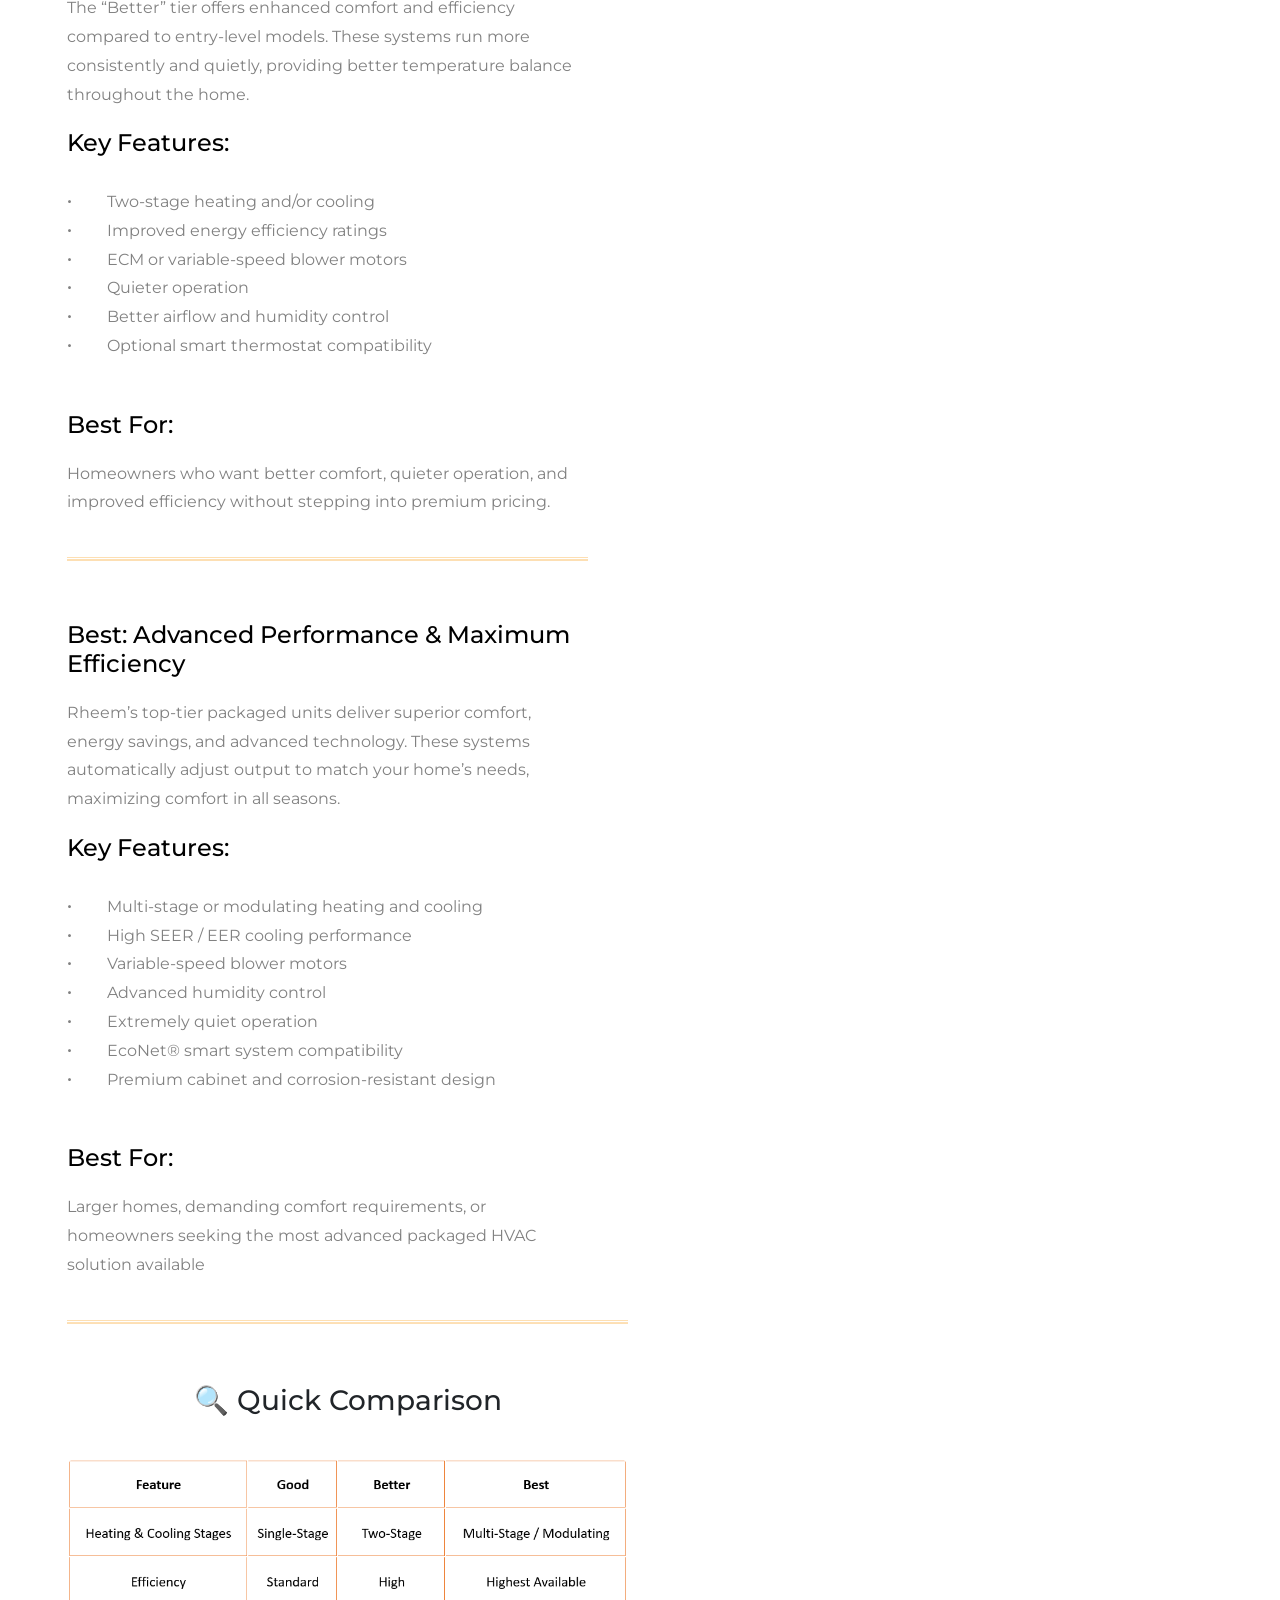
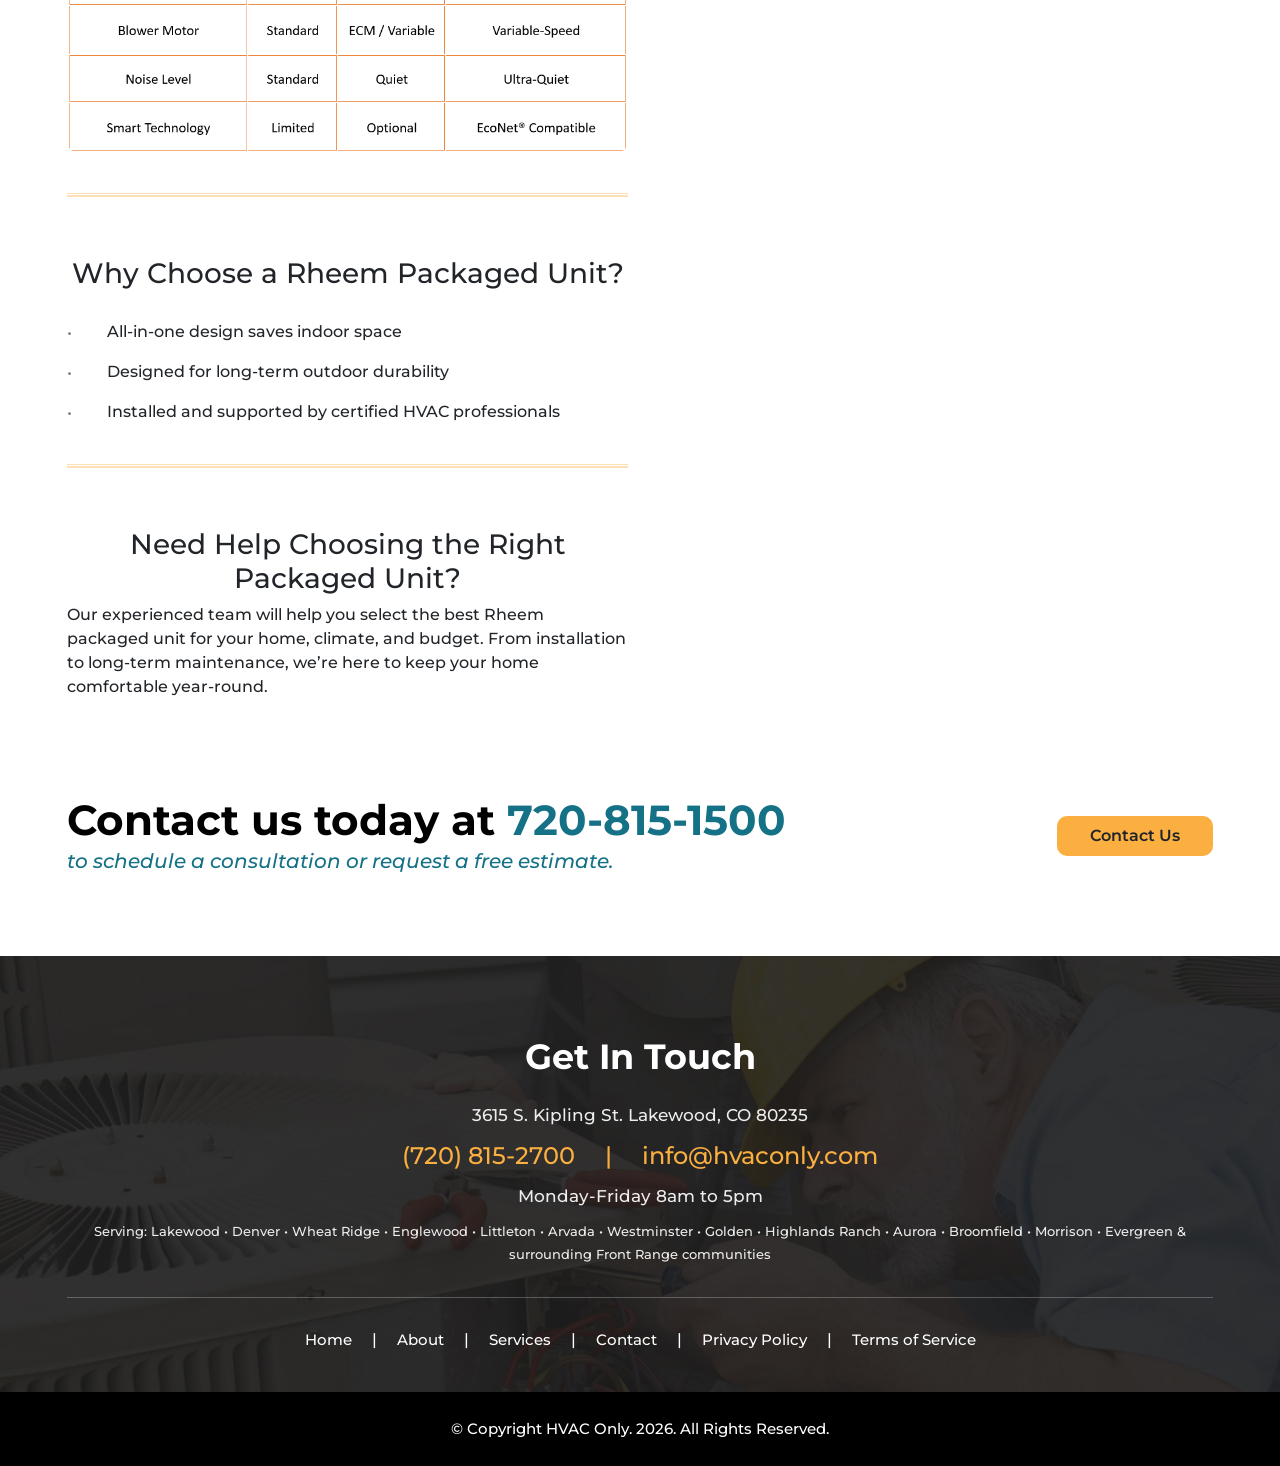
<file: newsite/extracted/hvac_08042026/hvac/packaged-units.html>
<!DOCTYPE html
  PUBLIC "-//W3C//DTD XHTML 1.0 Transitional//EN" "http://www.w3.org/TR/xhtml1/DTD/xhtml1-transitional.dtd">
<html xmlns="http://www.w3.org/1999/xhtml">

<head>
  <meta charset="utf-8">
  <meta http-equiv="content-type" content="text/html; charset=utf-8" />
  <meta name="viewport" content="width=device-width, initial-scale=1">
  <link rel="stylesheet" href="css/bootstrap.min.css">

  <title>Packaged HVAC Units Lakewood CO | Installation & Service | HVAC Only</title>
  <meta name="description" content="Packaged HVAC unit installation and service for homes and businesses in Lakewood, CO. HVAC Only serves Denver, Golden, Broomfield, Aurora & surrounding Colorado communities.">
  <meta name="robots" content="index, follow">
  <link rel="canonical" href="https://hvaconly.com/packaged-units.html">
  <!-- Open Graph -->
  <meta property="og:type" content="website">
  <meta property="og:title" content="Packaged HVAC Units Lakewood CO | Installation & Service | HVAC Only">
  <meta property="og:description" content="Packaged HVAC unit installation and service for homes and businesses in Lakewood, CO. HVAC Only serves Denver, Golden, Broomfield, Aurora & surrounding Colorado communities.">
  <meta property="og:url" content="https://hvaconly.com/packaged-units.html">
  <meta property="og:site_name" content="HVAC Only">
  <meta property="og:image" content="https://hvaconly.com/img/logo.png">
  <!-- Twitter Card -->
  <meta name="twitter:card" content="summary">
  <meta name="twitter:title" content="Packaged HVAC Units Lakewood CO | Installation & Service | HVAC Only">
  <meta name="twitter:description" content="Packaged HVAC unit installation and service for homes and businesses in Lakewood, CO. HVAC Only serves Denver, Golden, Broomfield, Aurora & surrounding Colorado communities.">
  <!-- Local SEO -->
  <meta name="geo.region" content="US-CO">
  <meta name="geo.placename" content="Lakewood, Colorado">
  <meta name="geo.position" content="39.6461;-105.1244">
  <meta name="ICBM" content="39.6461, -105.1244">

  <link rel="shortcut icon" href="img/favIcon.png" />
  <link rel="stylesheet" type="text/css" href="css/all.css" />
  <link rel="stylesheet" type="text/css" href="css/style.css?v=3" />
  <link rel="stylesheet" href="css/animate.css">
  <!-- <link rel="stylesheet" href="css/jquery.bxslider.css"> -->

  <link rel="preconnect" href="https://fonts.googleapis.com">
  <link rel="preconnect" href="https://fonts.gstatic.com" crossorigin>
  <link href="https://fonts.googleapis.com/css2?family=Montserrat:ital,wght@0,100..900;1,100..900&display=swap"
    rel="stylesheet">
  <script type="application/ld+json">
  {
    "@context": "https://schema.org",
    "@type": "HVACBusiness",
    "name": "HVAC Only",
    "url": "https://hvaconly.com",
    "logo": "https://hvaconly.com/img/logo.png",
    "image": "https://hvaconly.com/img/logo.png",
    "description": "Expert heating, cooling and air quality services in Lakewood, CO and the Denver metro area.",
    "telephone": "+17208152700",
    "email": "info@hvaconly.com",
    "address": {
      "@type": "PostalAddress",
      "streetAddress": "3615 S. Kipling St.",
      "addressLocality": "Lakewood",
      "addressRegion": "CO",
      "postalCode": "80235",
      "addressCountry": "US"
    },
    "geo": {
      "@type": "GeoCoordinates",
      "latitude": 39.6461,
      "longitude": -105.1244
    },
    "openingHoursSpecification": {
      "@type": "OpeningHoursSpecification",
      "dayOfWeek": ["Monday","Tuesday","Wednesday","Thursday","Friday"],
      "opens": "08:00",
      "closes": "17:00"
    },
    "areaServed": [
      {"@type": "City", "name": "Lakewood", "addressRegion": "CO"},
      {"@type": "City", "name": "Denver", "addressRegion": "CO"},
      {"@type": "City", "name": "Wheat Ridge", "addressRegion": "CO"},
      {"@type": "City", "name": "Englewood", "addressRegion": "CO"},
      {"@type": "City", "name": "Littleton", "addressRegion": "CO"},
      {"@type": "City", "name": "Arvada", "addressRegion": "CO"},
      {"@type": "City", "name": "Westminster", "addressRegion": "CO"},
      {"@type": "City", "name": "Golden", "addressRegion": "CO"},
      {"@type": "City", "name": "Highlands Ranch", "addressRegion": "CO"},
      {"@type": "City", "name": "Aurora", "addressRegion": "CO"},
      {"@type": "City", "name": "Broomfield", "addressRegion": "CO"},
      {"@type": "City", "name": "Morrison", "addressRegion": "CO"},
      {"@type": "City", "name": "Edgewater", "addressRegion": "CO"},
      {"@type": "City", "name": "Centennial", "addressRegion": "CO"},
      {"@type": "City", "name": "Lone Tree", "addressRegion": "CO"},
      {"@type": "City", "name": "Evergreen", "addressRegion": "CO"},
      {"@type": "City", "name": "Thornton", "addressRegion": "CO"}
    ],
    "priceRange": "$$",
    "sameAs": []
  }
  </script>
</head>

<body>
  <!-- HEADER -->
  <header id="header" class="main-header angled-bg">
    <div class="container">
      <div class="header-wrapper d-flex align-items-center justify-content-between">

        <!-- LEFT: Logo -->
        <div class="header-left d-flex align-items-center">
          <a class="logo-box" href="index.html">
            <img src="img/logo.png" alt="HVAC Logo" class="logo-img">
          </a>
        </div>

        <!-- CENTER: Desktop Nav -->
        <nav class="main-nav">
          <ul class="nav-list d-flex mb-0">
            <li><a href="index.html">Home</a></li>
            <li>|</li>
            <li><a href="about.html">About</a></li>
            <li>|</li>
            <li class="dropdown">
              <a href="services.html" class="dropdown-toggle active">Services</a> <!-- data-bs-toggle="dropdown" -->

              <ul class="dropdown-menu">
                <li><a class="dropdown-item" href="air-quality.html">Air Quality</a></li>
                <li><a class="dropdown-item" href="cooling.html">Cooling</a></li>
                <li><a class="dropdown-item" href="heating.html">Heating</a></li>
                <li><a class="dropdown-item" href="packaged-units.html">Packaged Units</a></li>
                <li><a class="dropdown-item" href="reports.html">Reports</a></li>
                <li><a class="dropdown-item" href="services.html">Service</a></li>
              </ul>

            </li>
            <li>|</li>
            <li><a href="contact.html">Contact</a></li>
          </ul>
        </nav>

        <!-- RIGHT -->
        <div class="header-right text-end">

          <!-- Hamburger -->
          <div class="hamburger d-lg-none">
            <i class="fa-solid fa-bars-staggered"></i>
          </div>

          <p class="tagline mb-0 pb-2 d-none d-lg-block">
            Your Trusted HVAC Service Provider
          </p>

          <div class="contact-box d-flex justify-content-end align-items-center d-none d-lg-flex">
            <a href="tel:7208152700" class="contact-btn phone">(720) 815-2700</a>
            <a href="mailto:info@hvaconly.com" class="contact-btn email">info@hvaconly.com</a>
          </div>

          <div class="social-icons pt-2 d-none d-lg-block">
            <a href="http://www.Facebook.com/hvaconly.com"><i class="fab fa-facebook-f"></i></a>
            <a href="http://www.linkedin/company/hvaconly"><i class="fab fa-linkedin-in"></i></a>
          </div>

        </div>

      </div>
    </div>
  </header>

  <!-- MOBILE MENU -->
  <div class="mobile-menu">
    <div class="mobile-menu-close" id="mobileMenuClose">
      <i class="fa-solid fa-xmark"></i>
    </div>
    <div class="mobile-menu-inner">

      <ul>
        <li><a href="index.html">Home</a></li>
        <li><a href="about.html">About</a></li>
        <li><a href="services.html" class="active">Services</a></li>
        <li><a href="contact.html">Contact</a></li>
      </ul>

      <div class="mobile-contact">
        <div class="contact-box">
          <a href="tel:7208152700" class="contact-btn phone">(720) 815-2700</a>
          <a href="mailto:info@hvaconly.com" class="contact-btn email">info@hvaconly.com</a>
        </div>

        <div class="social-icons pt-2 text-end">
          <a href="#"><i class="fab fa-facebook-f"></i></a>
          <a href="#"><i class="fab fa-linkedin-in"></i></a>
        </div>
      </div>

    </div>
  </div>

  <!-- OVERLAY -->
  <div class="menu-overlay"></div>

  <!-- About HERO -->
  <!-- HERO -->
  <section id="about-hero" class="topMarginOfHeader service-hero-section">
    <div class="container">
      <div class="about-hero-title wow fadeInUp">
        <h1 id="service">Packaged Units</h1>
      </div>
    </div>
  </section>

  <section id="aboutDetails" class="servicesDetails-section">
    <div class="container">
      <div class="aboutDetails-wrapper" id="air-quality">
        <div class="row">
          <div class="col-md-6">
            <div class="aboutDetails-content">
              <h3>Rheem Packaged HVAC Units: Good, Better & Best</h3>
              <p>
                Rheem packaged units combine heating and cooling into one all-in-one system. These systems are ideal for homes and light commercial 
                buildings where indoor space is limited or a rooftop or ground-level installation is preferred. Rheem offers packaged units in <span>Good, 
                Better,</span> and <span>Best</span> options to fit different comfort needs and budgets.
              </p>
            </div>
          </div>
          <div class="col-md-6">
            <div class="aboutDetails-img wow fadeInRight">
              <img src="img/packegedImg1.jpg" class="img-fluid" alt="Packaged HVAC unit installation for homes and businesses in Lakewood, CO">
            </div>
          </div>
        </div>
      </div>

      <div class="aboutDetails-wrapper" id="cooling">
        <div class="row">
          <div class="col-md-6">
            <div class="aboutDetails-content">

              <div class="content-line"></div>

              <h3>❄️Good: Simple, Dependable All-In-One Comfort</h3>
              <p>
                Rheem’s “Good” packaged units provide reliable heating and cooling with straightforward operation. These systems are built for durability 
                and consistent performance at an affordable price point.
              </p>
              
              <h3>Key Features:</h3>

              <ul class="content-ul">
                <li>
                  <p>Single-stage heating and cooling</p>
                </li>
                <li>
                  <p>Standard efficiency ratings</p>
                </li>
                <li>
                  <p>Durable cabinet design for outdoor installation</p>
                </li>
                <li>
                  <p>Proven Rheem components</p>
                </li>
                <li>
                  <p>Lower upfront cost</p>
                </li>
                <li>
                  <p>Easy maintenance access</p>
                </li>
              </ul>
              <h3>Best For: </h3>
              <p>Smaller homes, rental properties, or homeowners looking for a cost-effective packaged solution.</p>
              </p>
            </div>
          </div>
        </div>
      </div>

      <div class="aboutDetails-wrapper" id="heating">
        <div class="row">
          <div class="col-md-6">
            <div class="aboutDetails-content">

              <div class="content-line"></div>

              <h3>❄️ Better: Improved Efficiency & Comfort Control</h3>
              <p>
                The “Better” tier offers enhanced comfort and efficiency compared to entry-level models. These systems run more consistently 
                and quietly, providing better temperature balance throughout the home.
              </p>

              <h3>Key Features:</h3>

              <ul class="content-ul">
                <li>
                  <p>Two-stage heating and/or cooling</p>
                </li>
                <li>
                  <p>Improved energy efficiency ratings</p>
                </li>
                <li>
                  <p>ECM or variable-speed blower motors</p>
                </li>
                <li>
                  <p>Quieter operation</p>
                </li>
                <li>
                  <p>Better airflow and humidity control</p>
                </li>
                <li>
                  <p>Optional smart thermostat compatibility</p>
                </li>
              </ul>
              <h3>Best For: </h3>
              <p>Homeowners who want better comfort, quieter operation, and improved efficiency without stepping into premium pricing.</p>

              <div class="content-line"></div>

              <h3>Best: Advanced Performance & Maximum Efficiency</h3>
              <p>
                Rheem’s top-tier packaged units deliver superior comfort, energy savings, and advanced technology. These systems automatically 
                adjust output to match your home’s needs, maximizing comfort in all seasons.
              </p>

              <h3>Key Features:</h3>
              
              <ul class="content-ul">
                <li>
                  <p>Multi-stage or modulating heating and cooling</p>
                </li>
                <li>
                  <p>High SEER / EER cooling performance</p>
                </li>
                <li>
                  <p>Variable-speed blower motors</p>
                </li>
                <li>
                  <p>Advanced humidity control</p>
                </li>
                <li>
                  <p>Extremely quiet operation</p>
                </li>
                <li>
                  <p>EcoNet® smart system compatibility</p>
                </li>
                <li>
                  <p>Premium cabinet and corrosion-resistant design</p>
                </li>
              </ul>
              <h3>Best For: </h3>
              <p>Larger homes, demanding comfort requirements, or homeowners seeking the most advanced packaged HVAC solution available</p>
            </div>
              <div class="content-line"></div>

              <h3>🔍 Quick Comparison</h3>


            <div class="aboutDetails-img">
                <img src="img/packegedImg2.png" class="img-fluid wow fadeInLeft" alt="Commercial packaged heating and cooling unit serviced by HVAC Only">
            </div>
              <div class="content-line"></div>

              <h3>Why Choose a Rheem Packaged Unit?</h3>
              <ul class="content-ul">
                <li>
                  <p>All-in-one design saves indoor space</p>
                </li>
                <li>
                  <p>Designed for long-term outdoor durability</p>
                </li>
                <li>
                  <p>Installed and supported by certified HVAC professionals</p>
                </li>
              </ul>

              <div class="content-line"></div>

              <h3>Need Help Choosing the Right Packaged Unit?</h3>
              <p>
                Our experienced team will help you select the best Rheem packaged unit for your home, climate, and budget. 
                From installation to long-term maintenance, we’re here to keep your home comfortable year-round.
              </p>

              <div class="service-padding-top">
                </p>
              </div>
            </div>
          </div>
        </div>
      </div>
    </div>
  </section>

  <section id="cta" class="cta-section wow fadeInUp">
    <div class="container">
      <div class="cta-wrapper d-flex align-items-center justify-content-between flex-wrap">

        <!-- LEFT CONTENT -->
        <div class="cta-content">
          <h2 class="warranty-title">
            Contact us today at <span>720-815-1500</span>
          </h2>
          <p class="warranty-subtitle">
            to schedule a consultation or request a free estimate.
          </p>
        </div>

        <!-- BUTTON -->
        <div class="cta-btn-wrapper">
          <a href="contact.html" class="btn warranty-btn">Contact Us</a>
        </div>

      </div>
    </div>
  </section>

  <footer class="footer-section">

    <!-- TOP (CONTACT AREA) -->
    <div class="footer-top d-flex align-items-center">
      <div class="container text-center">

        <h2 class="footer-title">Get In Touch</h2>

        <p class="footer-address">
          3615 S. Kipling St. Lakewood, CO 80235
        </p>

        <div class="footer-contact d-flex justify-content-center flex-wrap">
          <a href="tel:17208152700">(720) 815-2700</a>
          <span class="divider">|</span>
          <a href="mailto:info@hvaconly.com">info@hvaconly.com</a>
        </div>

        <p class="footer-address">
          Monday-Friday 8am to 5pm
        </p>

        <p class="footer-address footer-service-area">
          Serving: Lakewood &bull; Denver &bull; Wheat Ridge &bull; Englewood &bull; Littleton &bull; Arvada &bull; Westminster &bull; Golden &bull; Highlands Ranch &bull; Aurora &bull; Broomfield &bull; Morrison &bull; Evergreen &amp; surrounding Front Range communities
        </p>

        <hr class="footer-line">

        <!-- NAV -->
        <nav class="footer-nav">
          <ul class="d-flex justify-content-center flex-wrap">
            <li><a href="index.html">Home</a></li>
            <li>|</li>
            <li><a href="about.html">About</a></li>
            <li>|</li>
            <li><a href="services.html">Services</a></li>
            <li>|</li>
            <li><a href="contact.html">Contact</a></li>
            <li>|</li>
            <li><a href="our-privacy.html">Privacy Policy</a></li>
            <li>|</li>
            <li><a href="eula.html">Terms of Service</a></li>
          </ul>
        </nav>

      </div>
    </div>

    <!-- BOTTOM -->
    <div class="footer-bottom text-center">
      <p>© Copyright HVAC Only. <span id="footerYear"></span>. All Rights Reserved.</p>
    </div>

  </footer>

  <a href="#" class="back-to-top"><i class="fas fa-chevron-circle-up"></i></a>

  <div id="preloader">
    <div class="preloader-inner">
      <div class="preloader-logo-wrapper">
        <img src="img/logo.png" class="img-fluid preloader-logo" alt="">
        <div class="preloader-spinner"></div>
      </div>
      <p class="preloader-text">
        Preparing your comfort
        <span class="dot">.</span>
        <span class="dot">.</span>
        <span class="dot">.</span>
      </p>
    </div>
  </div>



  <script src="js/jquery.min.js"></script>
  <script src="js/popper.min.js"></script>
  <script src="js/bootstrap.bundle.min.js"></script>
  <script src="js/bootstrap.min.js"></script>
  <!-- <script src="js/jquery.bxslider.js"></script> -->
  <script src="js/wow.js"></script>
  <script src="js/myScript.js"></script>

</body>

</html>
</file>
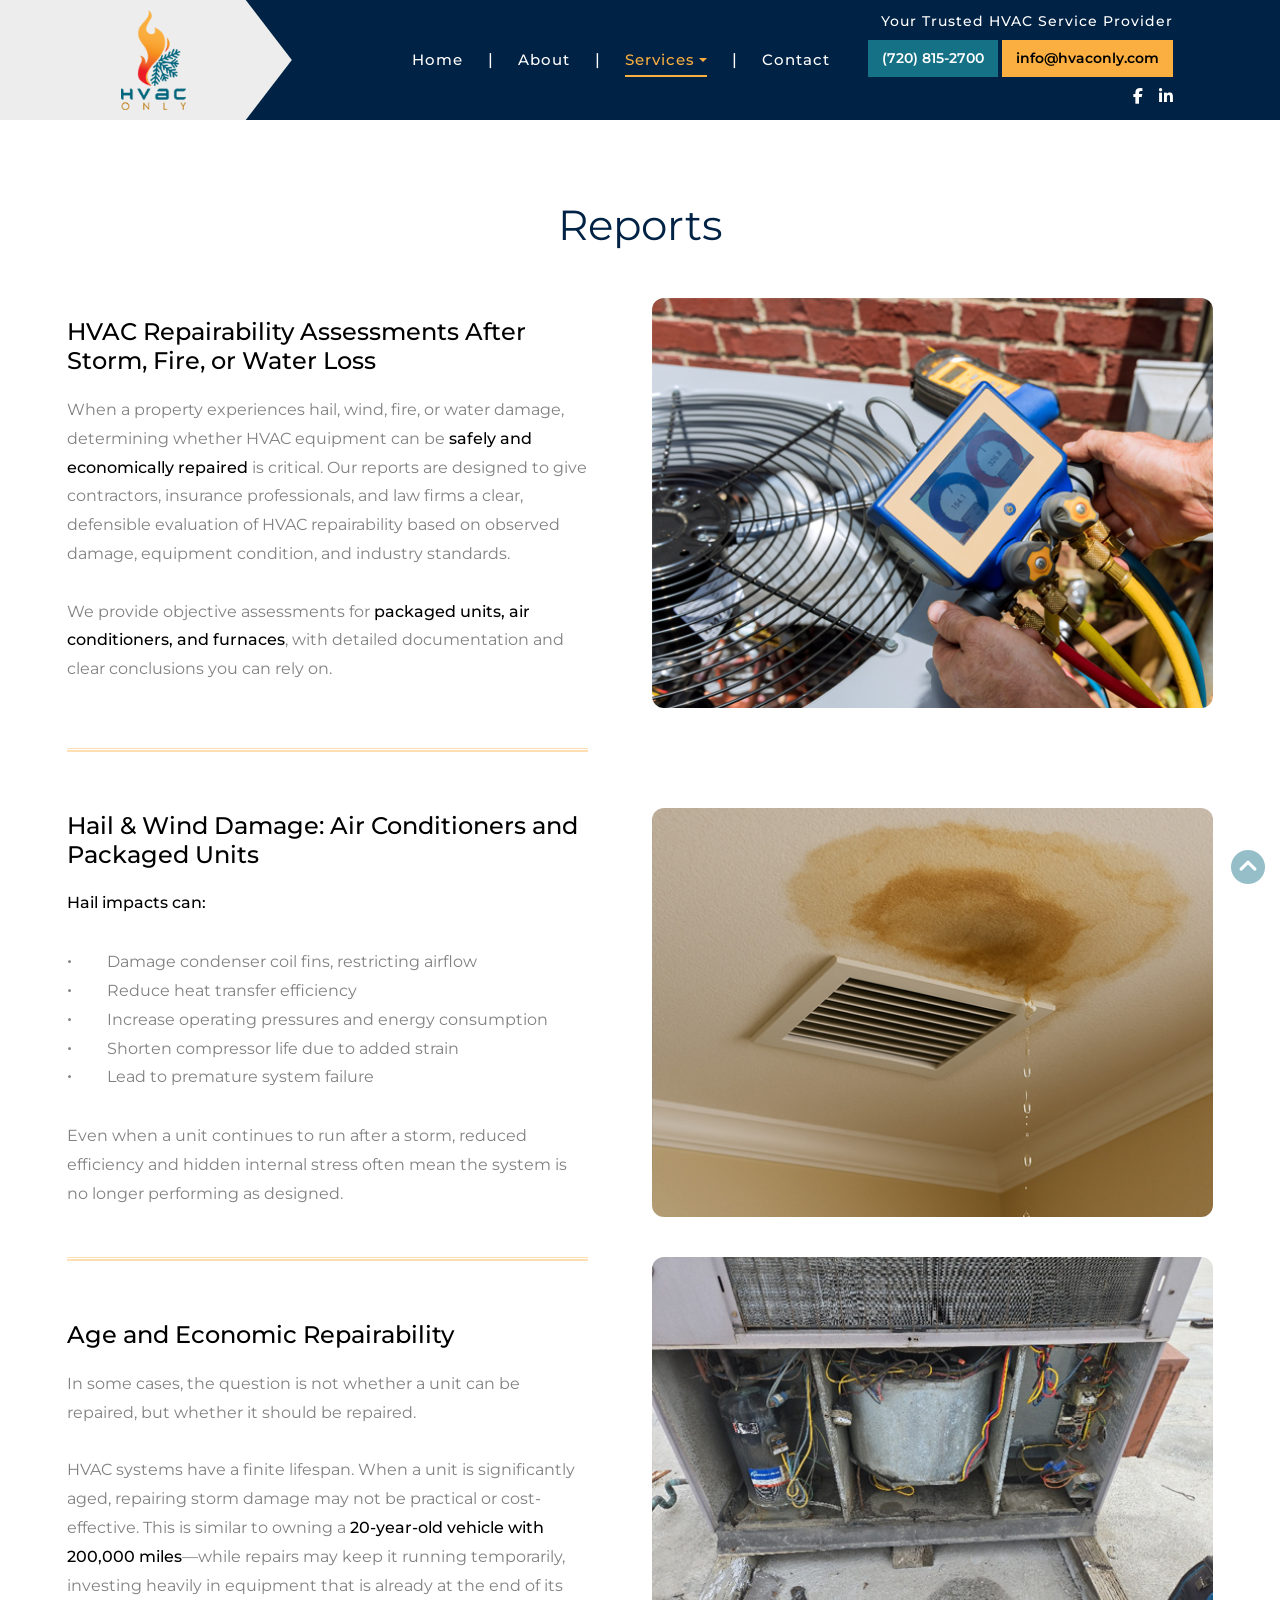
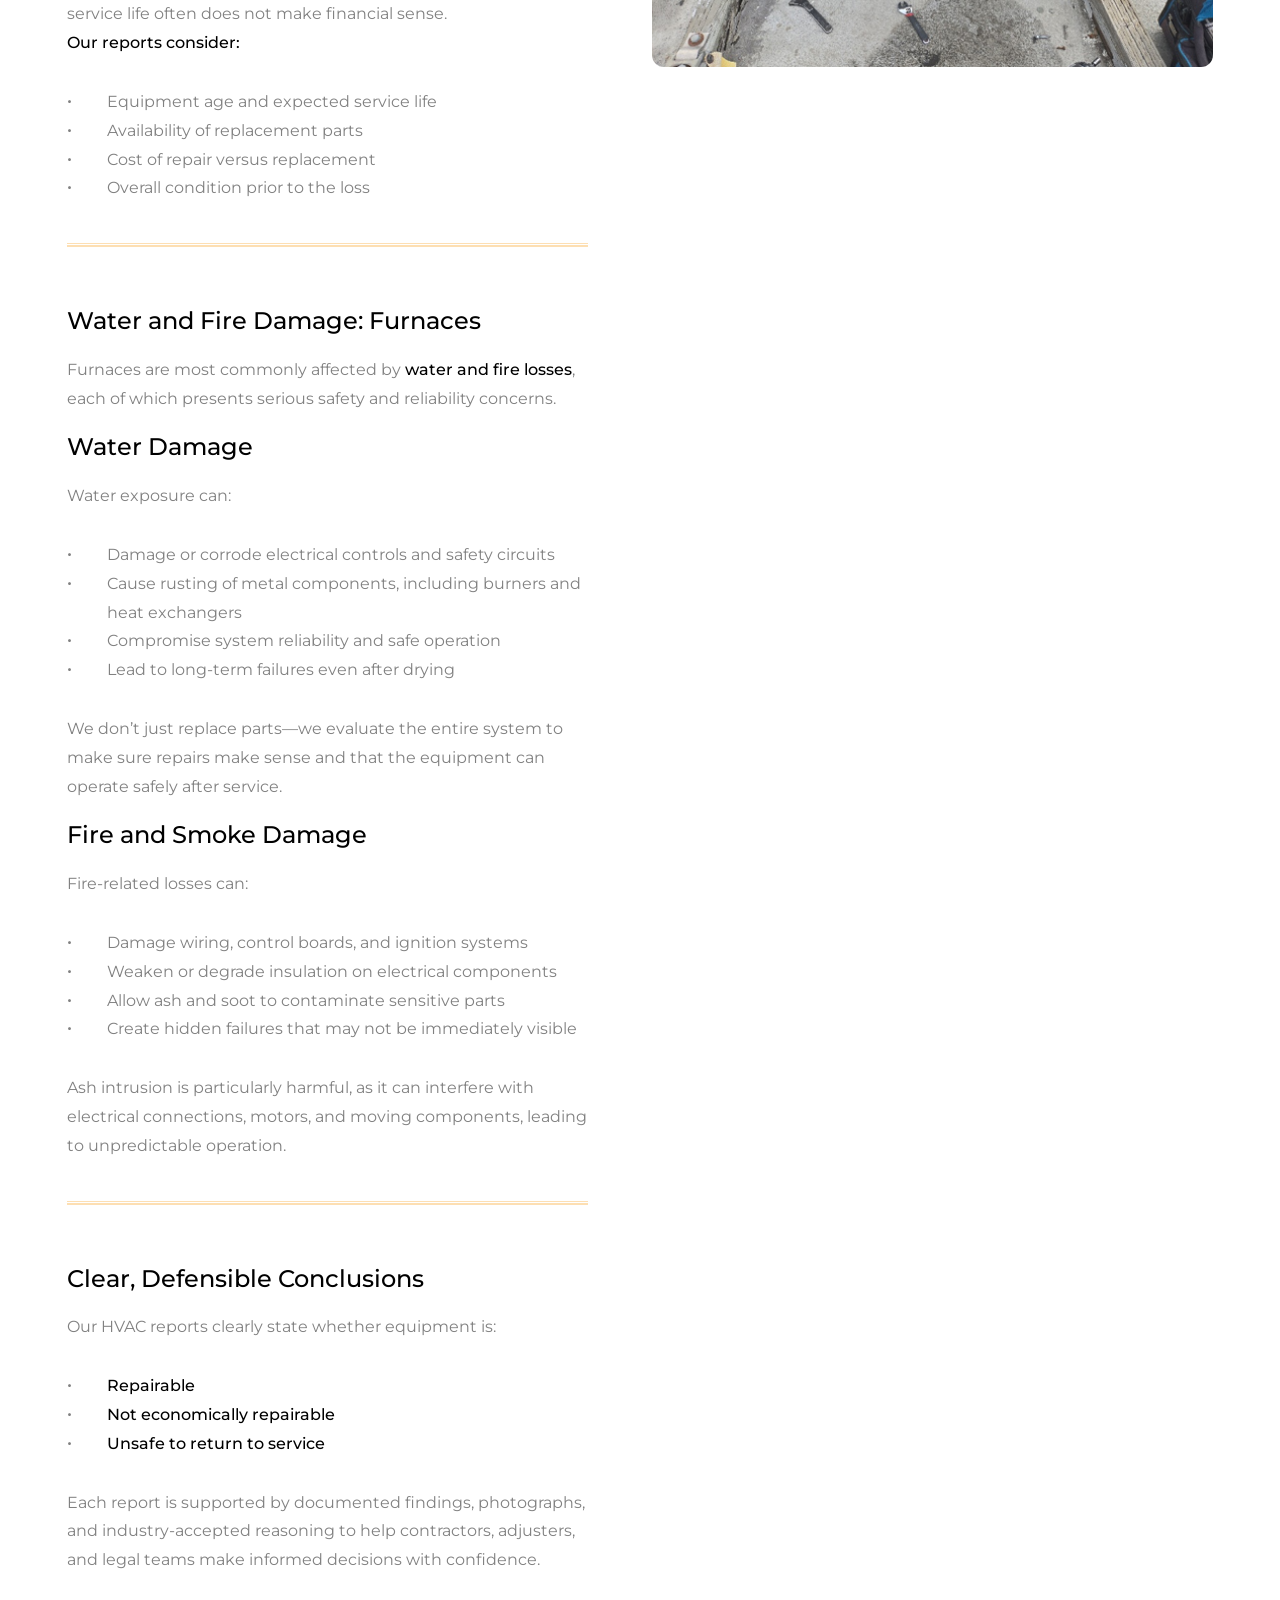
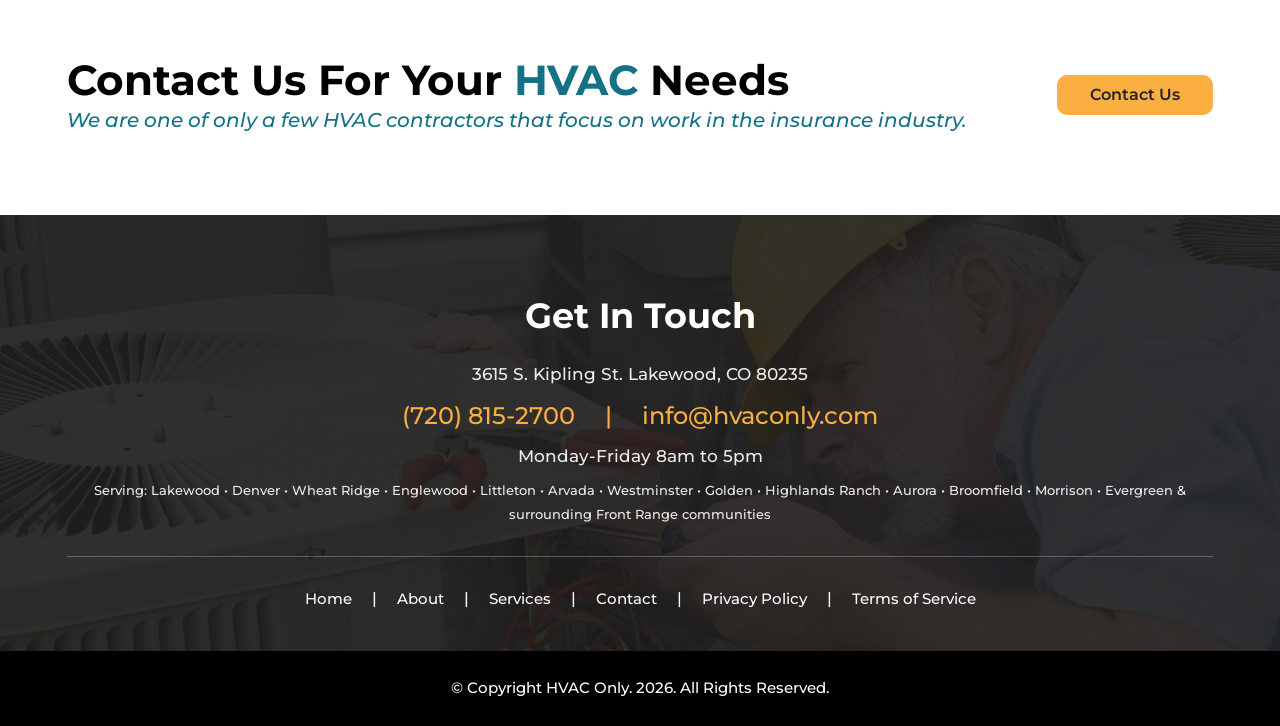
<file: newsite/extracted/hvac_08042026/hvac/reports.html>
<!DOCTYPE html
  PUBLIC "-//W3C//DTD XHTML 1.0 Transitional//EN" "http://www.w3.org/TR/xhtml1/DTD/xhtml1-transitional.dtd">
<html xmlns="http://www.w3.org/1999/xhtml">

<head>
  <meta charset="utf-8">
  <meta http-equiv="content-type" content="text/html; charset=utf-8" />
  <meta name="viewport" content="width=device-width, initial-scale=1">
  <link rel="stylesheet" href="css/bootstrap.min.css">

  <title>HVAC Damage Reports & Assessments | Lakewood, CO | HVAC Only</title>
  <meta name="description" content="HVAC Only provides professional HVAC damage reports and repairability assessments for contractors, insurance professionals & law firms in Colorado. Objective, defensible evaluations.">
  <meta name="robots" content="index, follow">
  <link rel="canonical" href="https://hvaconly.com/reports.html">
  <!-- Open Graph -->
  <meta property="og:type" content="website">
  <meta property="og:title" content="HVAC Damage Reports & Assessments | Lakewood, CO | HVAC Only">
  <meta property="og:description" content="HVAC Only provides professional HVAC damage reports and repairability assessments for contractors, insurance professionals & law firms in Colorado. Objective, defensible evaluations.">
  <meta property="og:url" content="https://hvaconly.com/reports.html">
  <meta property="og:site_name" content="HVAC Only">
  <meta property="og:image" content="https://hvaconly.com/img/logo.png">
  <!-- Twitter Card -->
  <meta name="twitter:card" content="summary">
  <meta name="twitter:title" content="HVAC Damage Reports & Assessments | Lakewood, CO | HVAC Only">
  <meta name="twitter:description" content="HVAC Only provides professional HVAC damage reports and repairability assessments for contractors, insurance professionals & law firms in Colorado. Objective, defensible evaluations.">
  <!-- Local SEO -->
  <meta name="geo.region" content="US-CO">
  <meta name="geo.placename" content="Lakewood, Colorado">
  <meta name="geo.position" content="39.6461;-105.1244">
  <meta name="ICBM" content="39.6461, -105.1244">

  <link rel="shortcut icon" href="img/favIcon.png" />
  <link rel="stylesheet" type="text/css" href="css/all.css" />
  <link rel="stylesheet" type="text/css" href="css/style.css?v=3" />
  <link rel="stylesheet" href="css/animate.css">
  <!-- <link rel="stylesheet" href="css/jquery.bxslider.css"> -->

  <link rel="preconnect" href="https://fonts.googleapis.com">
  <link rel="preconnect" href="https://fonts.gstatic.com" crossorigin>
  <link href="https://fonts.googleapis.com/css2?family=Montserrat:ital,wght@0,100..900;1,100..900&display=swap"
    rel="stylesheet">
  <script type="application/ld+json">
  {
    "@context": "https://schema.org",
    "@type": "HVACBusiness",
    "name": "HVAC Only",
    "url": "https://hvaconly.com",
    "logo": "https://hvaconly.com/img/logo.png",
    "image": "https://hvaconly.com/img/logo.png",
    "description": "Expert heating, cooling and air quality services in Lakewood, CO and the Denver metro area.",
    "telephone": "+17208152700",
    "email": "info@hvaconly.com",
    "address": {
      "@type": "PostalAddress",
      "streetAddress": "3615 S. Kipling St.",
      "addressLocality": "Lakewood",
      "addressRegion": "CO",
      "postalCode": "80235",
      "addressCountry": "US"
    },
    "geo": {
      "@type": "GeoCoordinates",
      "latitude": 39.6461,
      "longitude": -105.1244
    },
    "openingHoursSpecification": {
      "@type": "OpeningHoursSpecification",
      "dayOfWeek": ["Monday","Tuesday","Wednesday","Thursday","Friday"],
      "opens": "08:00",
      "closes": "17:00"
    },
    "areaServed": [
      {"@type": "City", "name": "Lakewood", "addressRegion": "CO"},
      {"@type": "City", "name": "Denver", "addressRegion": "CO"},
      {"@type": "City", "name": "Wheat Ridge", "addressRegion": "CO"},
      {"@type": "City", "name": "Englewood", "addressRegion": "CO"},
      {"@type": "City", "name": "Littleton", "addressRegion": "CO"},
      {"@type": "City", "name": "Arvada", "addressRegion": "CO"},
      {"@type": "City", "name": "Westminster", "addressRegion": "CO"},
      {"@type": "City", "name": "Golden", "addressRegion": "CO"},
      {"@type": "City", "name": "Highlands Ranch", "addressRegion": "CO"},
      {"@type": "City", "name": "Aurora", "addressRegion": "CO"},
      {"@type": "City", "name": "Broomfield", "addressRegion": "CO"},
      {"@type": "City", "name": "Morrison", "addressRegion": "CO"},
      {"@type": "City", "name": "Edgewater", "addressRegion": "CO"},
      {"@type": "City", "name": "Centennial", "addressRegion": "CO"},
      {"@type": "City", "name": "Lone Tree", "addressRegion": "CO"},
      {"@type": "City", "name": "Evergreen", "addressRegion": "CO"},
      {"@type": "City", "name": "Thornton", "addressRegion": "CO"}
    ],
    "priceRange": "$$",
    "sameAs": []
  }
  </script>
</head>

<body>
  <!-- HEADER -->
  <header id="header" class="main-header angled-bg">
    <div class="container">
      <div class="header-wrapper d-flex align-items-center justify-content-between">

        <!-- LEFT: Logo -->
        <div class="header-left d-flex align-items-center">
          <a class="logo-box" href="index.html">
            <img src="img/logo.png" alt="HVAC Logo" class="logo-img">
          </a>
        </div>

        <!-- CENTER: Desktop Nav -->
        <nav class="main-nav">
          <ul class="nav-list d-flex mb-0">
            <li><a href="index.html">Home</a></li>
            <li>|</li>
            <li><a href="about.html">About</a></li>
            <li>|</li>
            <li class="dropdown">
              <a href="services.html" class="dropdown-toggle active">Services</a> <!-- data-bs-toggle="dropdown" -->

              <ul class="dropdown-menu">
                <li><a class="dropdown-item" href="air-quality.html">Air Quality</a></li>
                <li><a class="dropdown-item" href="cooling.html">Cooling</a></li>
                <li><a class="dropdown-item" href="heating.html">Heating</a></li>
                <li><a class="dropdown-item" href="packaged-units.html">Packaged Units</a></li>
                <li><a class="dropdown-item" href="reports.html">Reports</a></li>
                <li><a class="dropdown-item" href="services.html">Service</a></li>
              </ul>
            </li>
            <li>|</li>
            <li><a href="contact.html">Contact</a></li>
          </ul>
        </nav>

        <!-- RIGHT -->
        <div class="header-right text-end">

          <!-- Hamburger -->
          <div class="hamburger d-lg-none">
            <i class="fa-solid fa-bars-staggered"></i>
          </div>

          <p class="tagline mb-0 pb-2 d-none d-lg-block">
            Your Trusted HVAC Service Provider
          </p>

          <div class="contact-box d-flex justify-content-end align-items-center d-none d-lg-flex">
            <a href="tel:7208152700" class="contact-btn phone">(720) 815-2700</a>
            <a href="mailto:info@hvaconly.com" class="contact-btn email">info@hvaconly.com</a>
          </div>

          <div class="social-icons pt-2 d-none d-lg-block">
            <a href="http://www.Facebook.com/hvaconly.com"><i class="fab fa-facebook-f"></i></a>
            <a href="http://www.linkedin/company/hvaconly"><i class="fab fa-linkedin-in"></i></a>
          </div>

        </div>

      </div>
    </div>
  </header>

  <!-- MOBILE MENU -->
  <div class="mobile-menu">
    <div class="mobile-menu-close" id="mobileMenuClose">
      <i class="fa-solid fa-xmark"></i>
    </div>
    <div class="mobile-menu-inner">

      <ul>
        <li><a href="index.html">Home</a></li>
        <li><a href="about.html">About</a></li>
        <li><a href="services.html">Services</a></li>
        <li><a href="contact.html">Contact</a></li>
      </ul>

      <div class="mobile-contact">
        <div class="contact-box">
          <a href="tel:7208152700" class="contact-btn phone">(720) 815-2700</a>
          <a href="mailto:info@hvaconly.com" class="contact-btn email">info@hvaconly.com</a>
        </div>

        <div class="social-icons pt-2 text-end">
          <a href="#"><i class="fab fa-facebook-f"></i></a>
          <a href="#"><i class="fab fa-linkedin-in"></i></a>
        </div>
      </div>

    </div>
  </div>

  <!-- OVERLAY -->
  <div class="menu-overlay"></div>

  <!-- About HERO -->
  <!-- HERO -->
  <section id="about-hero" class="topMarginOfHeader service-hero-section">
    <div class="container">
      <div class="about-hero-title wow fadeInUp">
        <h1 id="service">Reports</h1>
      </div>
    </div>
  </section>

  <section id="aboutDetails" class="servicesDetails-section">
    <div class="container">
      <div class="aboutDetails-wrapper" id="air-quality">
        <div class="row">
          <div class="col-md-6">
            <div class="aboutDetails-content">
              <h3>HVAC Repairability Assessments After Storm, Fire, or Water Loss</h3>
              <p>
                When a property experiences hail, wind, fire, or water damage, determining whether HVAC equipment can be <span>safely and 
                economically repaired</span> is critical. Our reports are designed to give contractors, insurance professionals, and law firms 
                a clear, defensible evaluation of HVAC repairability based on observed damage, equipment condition, and industry standards.
                <br><br>
                We provide objective assessments for <span>packaged units, air conditioners, and furnaces</span>, with detailed documentation and 
                clear conclusions you can rely on.
              </p>

            </div>
          </div>
          <div class="col-md-6">
            <div class="aboutDetails-img wow fadeInRight">
              <img src="img/reportsImg1.jpg" class="img-fluid" alt="HVAC damage assessment report prepared for insurance professionals">
            </div>
          </div>
        </div>
      </div>

      <div class="aboutDetails-wrapper" id="cooling">
        <div class="row">
          <div class="col-md-6">
            <div class="aboutDetails-content">

              <div class="content-line"></div>

              <h3>Hail & Wind Damage: Air Conditioners and Packaged Units</h3>
              <p>
                <span>Hail impacts can:</span>
              </p>

              <ul class="content-ul">
                <li>
                  <p>Damage condenser coil fins, restricting airflow</p>
                </li>
                <li>
                  <p>Reduce heat transfer efficiency</p>
                </li>
                <li>
                  <p>Increase operating pressures and energy consumption</p>
                </li>
                <li>
                  <p>Shorten compressor life due to added strain</p>
                </li>
                <li>
                  <p>Lead to premature system failure</p>
                </li>
              </ul>

              <p>
                Even when a unit continues to run after a storm, reduced efficiency and hidden internal stress 
                often mean the system is no longer performing as designed.
              </p>
            </div>
          </div>
          <div class="col-md-6">
            <div class="aboutDetails-img wow fadeInRight">
              <img src="img/reportsImg2.jpg" class="img-fluid" alt="HVAC repairability evaluation documentation for contractors and law firms">
            </div>
          </div>
        </div>
      </div>

      <div class="aboutDetails-wrapper" id="heating">
        <div class="row">
          <div class="col-md-6">
            <div class="aboutDetails-content">

              <div class="content-line"></div>

              <h3>Age and Economic Repairability</h3>
              <p>
                In some cases, the question is not whether a unit can be repaired, but whether it should be repaired.
                <br><br>
                HVAC systems have a finite lifespan. When a unit is significantly aged, repairing storm damage may not be practical 
                or cost-effective. This is similar to owning a <span>20-year-old vehicle with 200,000 miles</span>—while repairs may keep it running 
                temporarily, investing heavily in equipment that is already at the end of its service life often does not make financial sense.
              </p>
              <p><span>Our reports consider:</span></p>

              <ul class="content-ul">
                <li>
                  <p>Equipment age and expected service life</p>
                </li>
                <li>
                  <p>Availability of replacement parts</p>
                </li>
                <li>
                  <p>Cost of repair versus replacement</p>
                </li>
                <li>
                  <p>Overall condition prior to the loss</p>
                </li>
              </ul>

              <div class="content-line"></div>

              <h3>Water and Fire Damage: Furnaces</h3>
              <p>
                Furnaces are most commonly affected by <span>water and fire losses</span>, each of which presents serious safety and reliability concerns.
              </p>

              <h3>Water Damage</h3>
                <p>Water exposure can:</p>

              <ul class="content-ul">
                <li>
                  <p>Damage or corrode electrical controls and safety circuits</p>
                </li>
                <li>
                  <p>Cause rusting of metal components, including burners and heat exchangers</p>
                </li>
                <li>
                  <p>Compromise system reliability and safe operation</p>
                </li>
                <li>
                  <p>Lead to long-term failures even after drying</p>
                </li>
              </ul>

              <p>
                We don’t just replace parts—we evaluate the entire system to make sure repairs make sense and that the
                equipment can operate safely after service.
              </p>


              <h3 id="packaged-units">Fire and Smoke Damage</h3>
              <p>
                Fire-related losses can:
              </p>

              <ul class="content-ul">
                <li>
                  <p>Damage wiring, control boards, and ignition systems</p>
                </li>
                <li>
                  <p>Weaken or degrade insulation on electrical components</p>
                </li>
                <li>
                  <p>Allow ash and soot to contaminate sensitive parts</p>
                </li>
                <li>
                  <p>Create hidden failures that may not be immediately visible</p>
                </li>
              </ul>

              <p>
                Ash intrusion is particularly harmful, as it can interfere with electrical connections, motors, and moving components, leading to unpredictable operation.
              </p>

              <div class="content-line"></div>

              <div class="service-padding-top">
                <h3>Clear, Defensible Conclusions</h3>
                <p>
                  Our HVAC reports clearly state whether equipment is:
                </p>

              <ul class="content-ul">
                <li>
                  <p><span>Repairable</span></p>
                </li>
                <li>
                  <p><span>Not economically repairable</span></p>
                </li>
                <li>
                  <p><span>Unsafe to return to service</span></p>
                </li>
              </ul>

              <p>Each report is supported by documented findings, photographs, and industry-accepted reasoning to help 
                contractors, adjusters, and legal teams make informed decisions with confidence.</p>

              </div>
            </div>
          </div>
          <div class="col-md-6">
            <div class="aboutDetails-img wow fadeInRight">
              <img src="img/reportsImg3.jpg" class="img-fluid" alt="Detailed HVAC condition report for packaged units, furnaces and air conditioners">
            </div>
          </div>

        </div>
      </div>
    </div>
  </section>

  <section id="cta" class="cta-section wow fadeInUp">
    <div class="container">
      <div class="cta-wrapper d-flex align-items-center justify-content-between flex-wrap">

        <!-- LEFT CONTENT -->
        <div class="cta-content">
          <h2 class="warranty-title">
            Contact Us For Your <span>HVAC</span> Needs
          </h2>
          <p class="warranty-subtitle">
            We are one of only a few HVAC contractors that focus on work in the insurance industry.
          </p>
        </div>

        <!-- BUTTON -->
        <div class="cta-btn-wrapper">
          <a href="contact.html" class="btn warranty-btn">Contact Us</a>
        </div>

      </div>
    </div>
  </section>

  <footer class="footer-section">

    <!-- TOP (CONTACT AREA) -->
    <div class="footer-top d-flex align-items-center">
      <div class="container text-center">

        <h2 class="footer-title">Get In Touch</h2>

        <p class="footer-address">
          3615 S. Kipling St. Lakewood, CO 80235
        </p>

        <div class="footer-contact d-flex justify-content-center flex-wrap">
          <a href="tel:17208152700">(720) 815-2700</a>
          <span class="divider">|</span>
          <a href="mailto:info@hvaconly.com">info@hvaconly.com</a>
        </div>

        <p class="footer-address">
          Monday-Friday 8am to 5pm
        </p>

        <p class="footer-address footer-service-area">
          Serving: Lakewood &bull; Denver &bull; Wheat Ridge &bull; Englewood &bull; Littleton &bull; Arvada &bull; Westminster &bull; Golden &bull; Highlands Ranch &bull; Aurora &bull; Broomfield &bull; Morrison &bull; Evergreen &amp; surrounding Front Range communities
        </p>

        <hr class="footer-line">

        <!-- NAV -->
        <nav class="footer-nav">
          <ul class="d-flex justify-content-center flex-wrap">
            <li><a href="index.html">Home</a></li>
            <li>|</li>
            <li><a href="about.html">About</a></li>
            <li>|</li>
            <li><a href="services.html">Services</a></li>
            <li>|</li>
            <li><a href="contact.html">Contact</a></li>
            <li>|</li>
            <li><a href="our-privacy.html">Privacy Policy</a></li>
            <li>|</li>
            <li><a href="eula.html">Terms of Service</a></li>
          </ul>
        </nav>

      </div>
    </div>

    <!-- BOTTOM -->
    <div class="footer-bottom text-center">
      <p>© Copyright HVAC Only. <span id="footerYear"></span>. All Rights Reserved.</p>
    </div>

  </footer>

  <a href="#" class="back-to-top"><i class="fas fa-chevron-circle-up"></i></a>

  <div id="preloader">
    <div class="preloader-inner">
      <div class="preloader-logo-wrapper">
        <img src="img/logo.png" class="img-fluid preloader-logo" alt="">
        <div class="preloader-spinner"></div>
      </div>
      <p class="preloader-text">
        Preparing your comfort
        <span class="dot">.</span>
        <span class="dot">.</span>
        <span class="dot">.</span>
      </p>
    </div>
  </div>



  <script src="js/jquery.min.js"></script>
  <script src="js/popper.min.js"></script>
  <script src="js/bootstrap.bundle.min.js"></script>
  <script src="js/bootstrap.min.js"></script>
  <!-- <script src="js/jquery.bxslider.js"></script> -->
  <script src="js/wow.js"></script>
  <script src="js/myScript.js"></script>

</body>

</html>
</file>
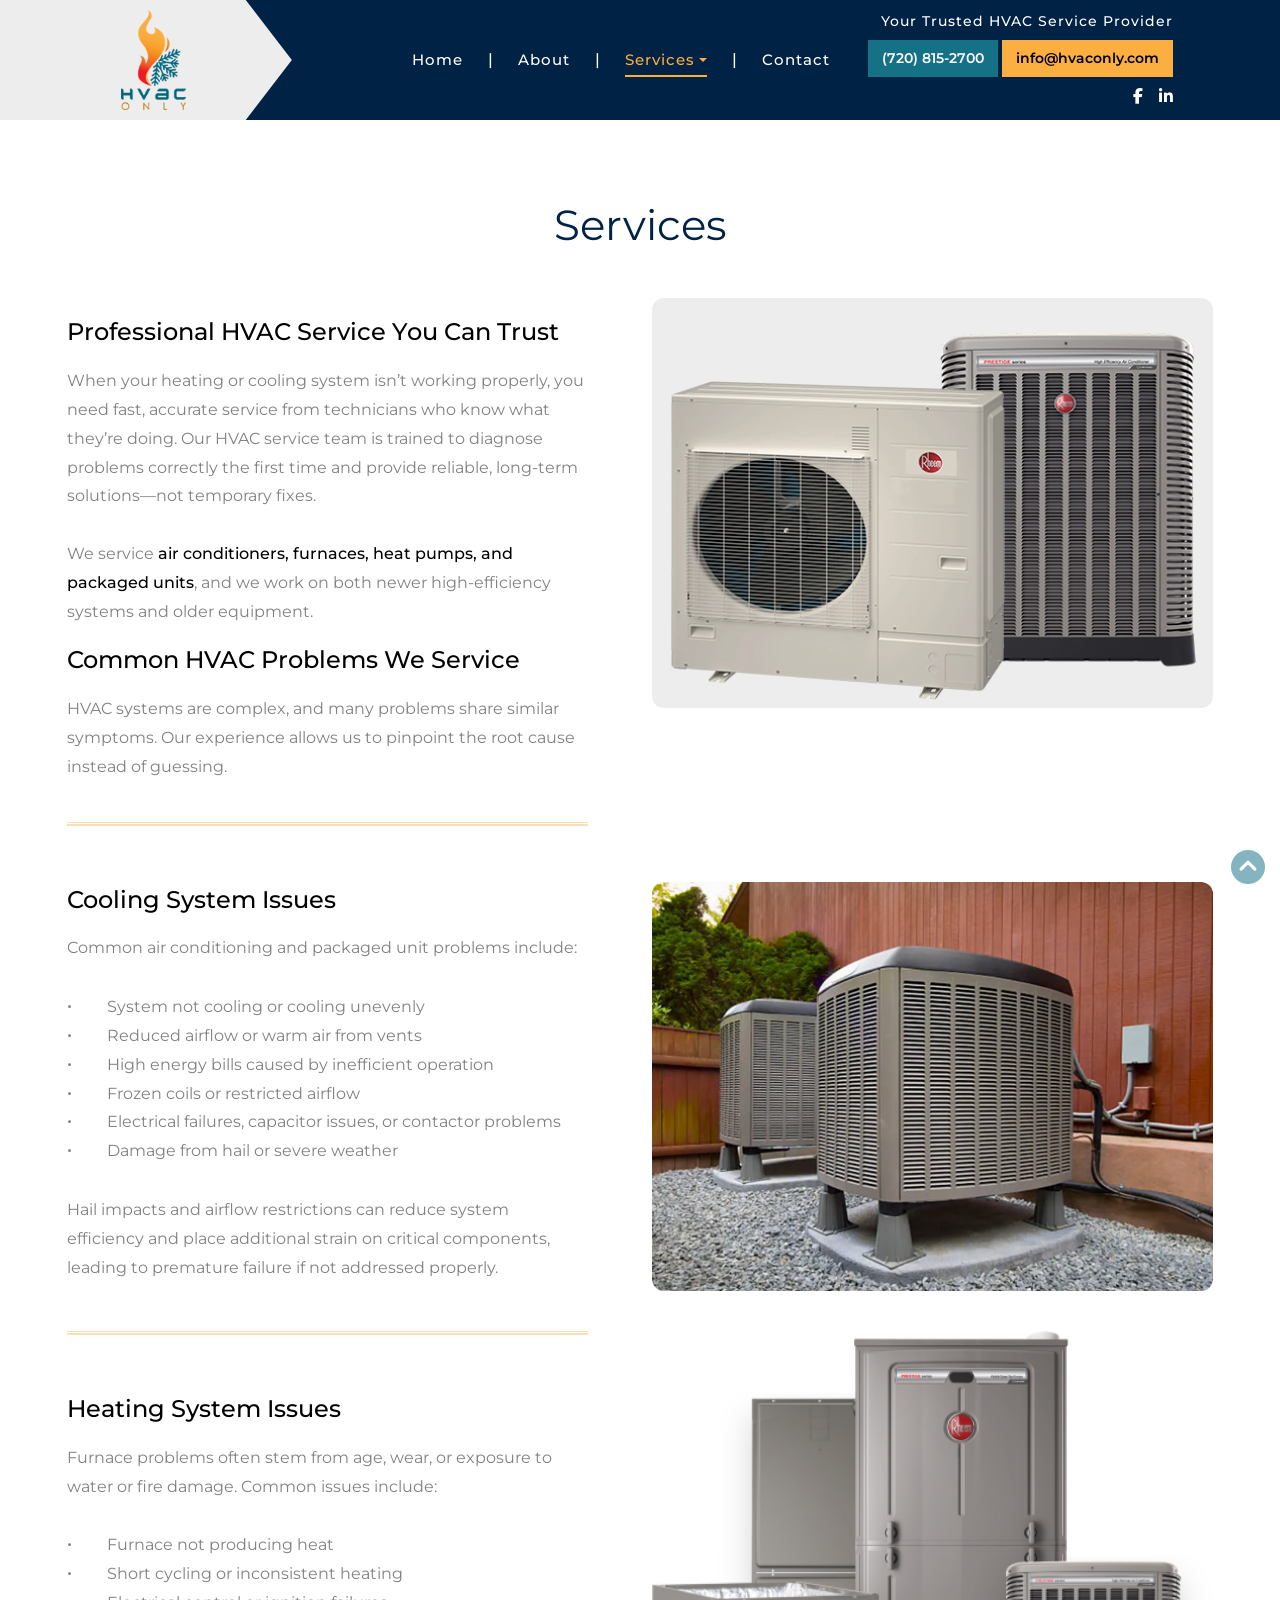
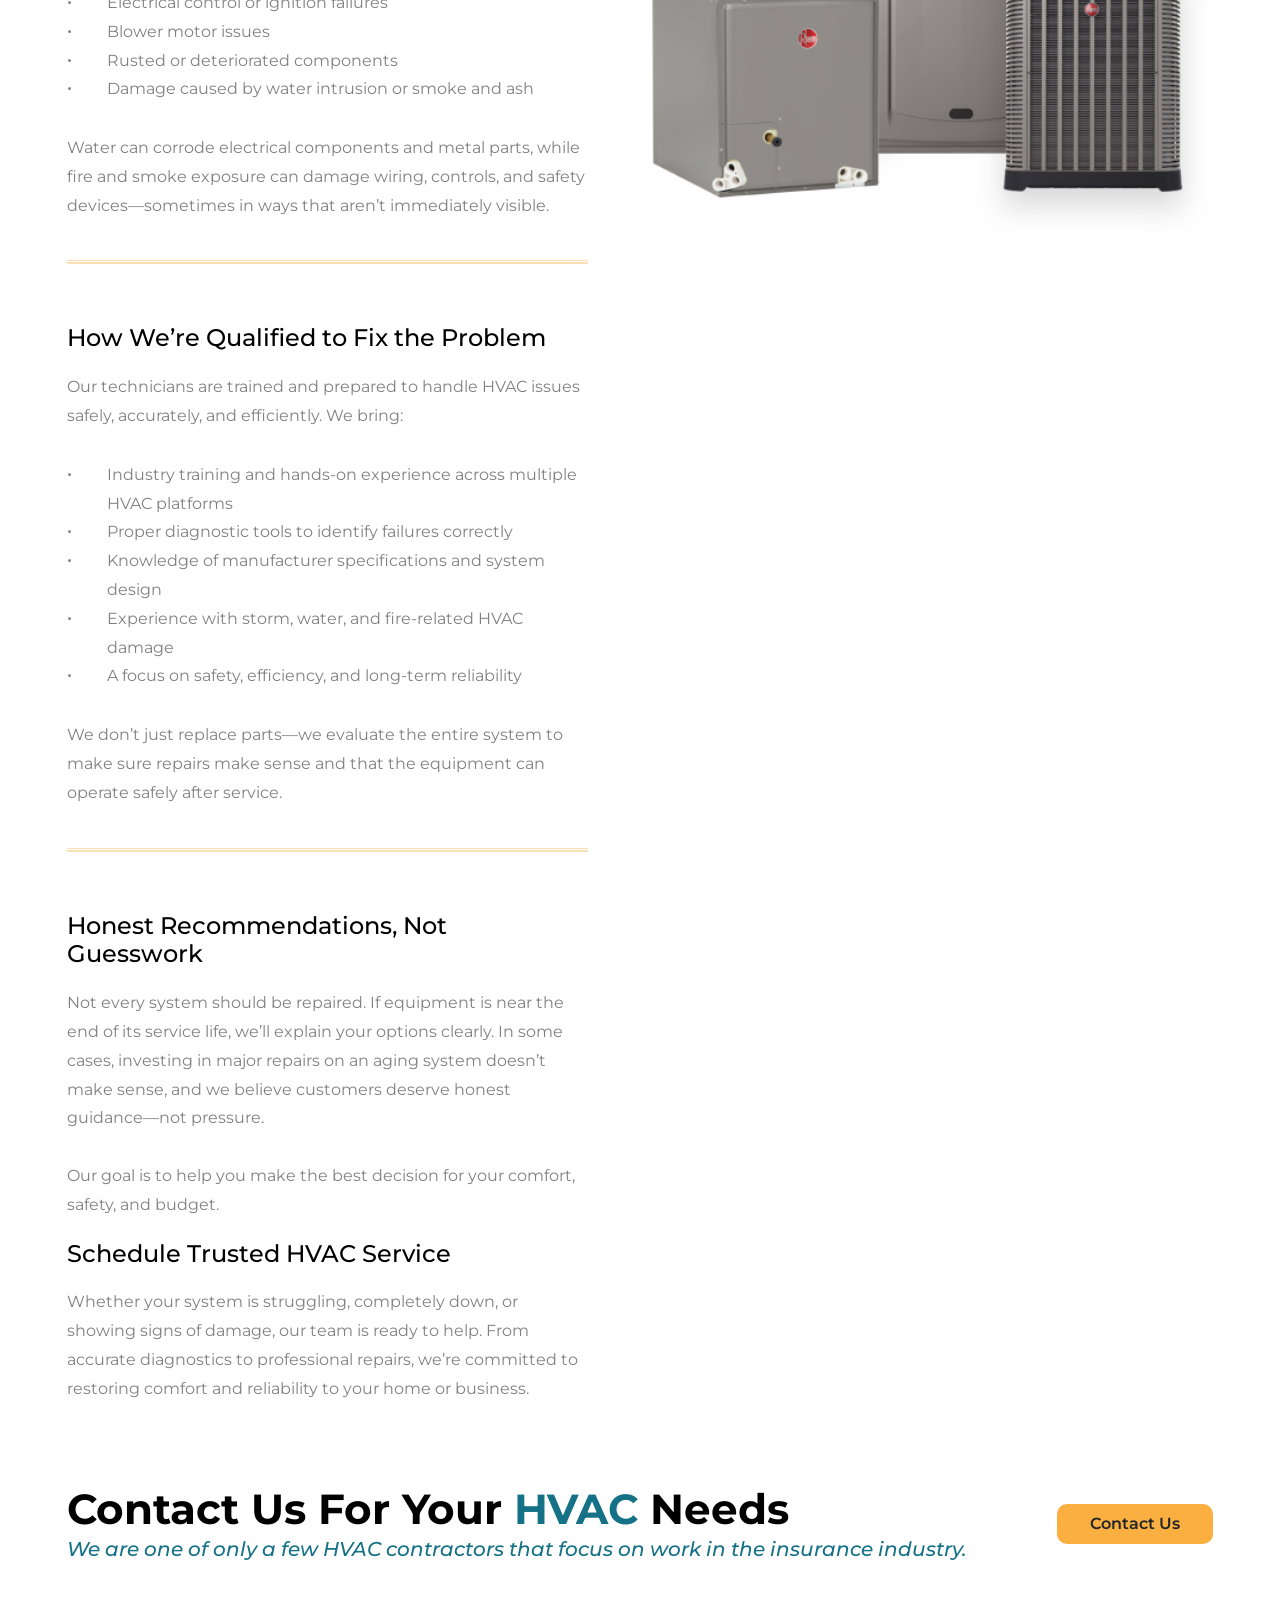
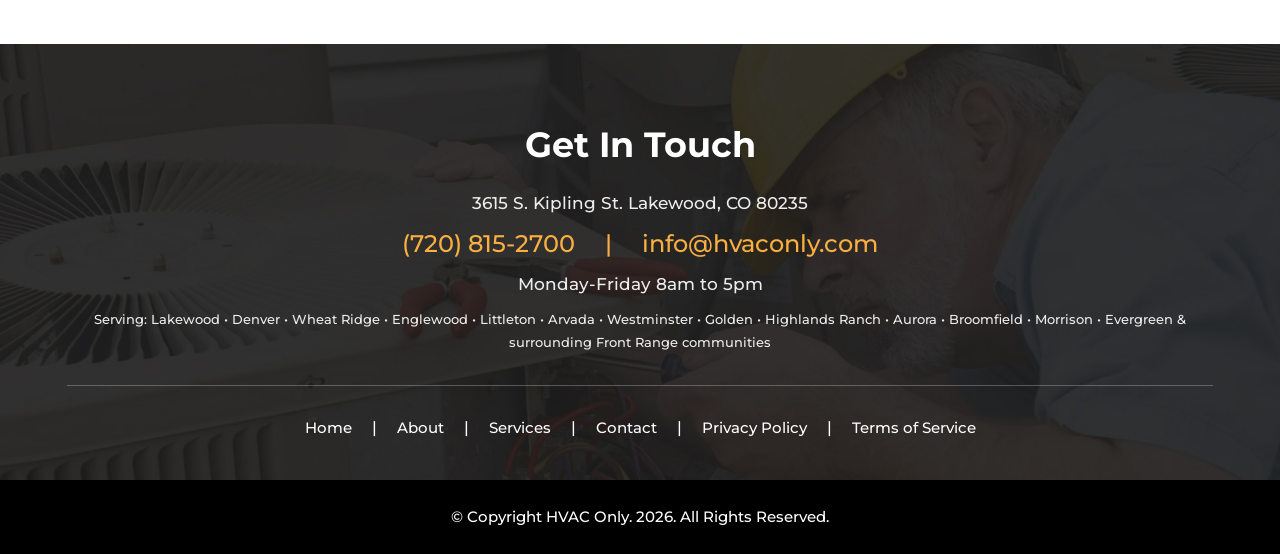
<file: newsite/extracted/hvac_08042026/hvac/services.html>
<!DOCTYPE html
  PUBLIC "-//W3C//DTD XHTML 1.0 Transitional//EN" "http://www.w3.org/TR/xhtml1/DTD/xhtml1-transitional.dtd">
<html xmlns="http://www.w3.org/1999/xhtml">

<head>
  <meta charset="utf-8">
  <meta http-equiv="content-type" content="text/html; charset=utf-8" />
  <meta name="viewport" content="width=device-width, initial-scale=1">
  <link rel="stylesheet" href="css/bootstrap.min.css">

  <title>HVAC Services | Heating, Cooling & Air Quality | Lakewood, CO</title>
  <meta name="description" content="Complete HVAC services including heating, air conditioning, air quality & packaged units. HVAC Only proudly serves Lakewood, Denver, Arvada, Westminster, Wheat Ridge & surrounding Colorado communities.">
  <meta name="robots" content="index, follow">
  <link rel="canonical" href="https://hvaconly.com/services.html">
  <!-- Open Graph -->
  <meta property="og:type" content="website">
  <meta property="og:title" content="HVAC Services | Heating, Cooling & Air Quality | Lakewood, CO">
  <meta property="og:description" content="Complete HVAC services including heating, air conditioning, air quality & packaged units. HVAC Only proudly serves Lakewood, Denver, Arvada, Westminster, Wheat Ridge & surrounding Colorado communities.">
  <meta property="og:url" content="https://hvaconly.com/services.html">
  <meta property="og:site_name" content="HVAC Only">
  <meta property="og:image" content="https://hvaconly.com/img/logo.png">
  <!-- Twitter Card -->
  <meta name="twitter:card" content="summary">
  <meta name="twitter:title" content="HVAC Services | Heating, Cooling & Air Quality | Lakewood, CO">
  <meta name="twitter:description" content="Complete HVAC services including heating, air conditioning, air quality & packaged units. HVAC Only proudly serves Lakewood, Denver, Arvada, Westminster, Wheat Ridge & surrounding Colorado communities.">
  <!-- Local SEO -->
  <meta name="geo.region" content="US-CO">
  <meta name="geo.placename" content="Lakewood, Colorado">
  <meta name="geo.position" content="39.6461;-105.1244">
  <meta name="ICBM" content="39.6461, -105.1244">

  <link rel="shortcut icon" href="img/favIcon.png" />
  <link rel="stylesheet" type="text/css" href="css/all.css" />
  <link rel="stylesheet" type="text/css" href="css/style.css?v=3" />
  <link rel="stylesheet" href="css/animate.css">
  <!-- <link rel="stylesheet" href="css/jquery.bxslider.css"> -->

  <link rel="preconnect" href="https://fonts.googleapis.com">
  <link rel="preconnect" href="https://fonts.gstatic.com" crossorigin>
  <link href="https://fonts.googleapis.com/css2?family=Montserrat:ital,wght@0,100..900;1,100..900&display=swap"
    rel="stylesheet">
  <script type="application/ld+json">
  {
    "@context": "https://schema.org",
    "@type": "HVACBusiness",
    "name": "HVAC Only",
    "url": "https://hvaconly.com",
    "logo": "https://hvaconly.com/img/logo.png",
    "image": "https://hvaconly.com/img/logo.png",
    "description": "Expert heating, cooling and air quality services in Lakewood, CO and the Denver metro area.",
    "telephone": "+17208152700",
    "email": "info@hvaconly.com",
    "address": {
      "@type": "PostalAddress",
      "streetAddress": "3615 S. Kipling St.",
      "addressLocality": "Lakewood",
      "addressRegion": "CO",
      "postalCode": "80235",
      "addressCountry": "US"
    },
    "geo": {
      "@type": "GeoCoordinates",
      "latitude": 39.6461,
      "longitude": -105.1244
    },
    "openingHoursSpecification": {
      "@type": "OpeningHoursSpecification",
      "dayOfWeek": ["Monday","Tuesday","Wednesday","Thursday","Friday"],
      "opens": "08:00",
      "closes": "17:00"
    },
    "areaServed": [
      {"@type": "City", "name": "Lakewood", "addressRegion": "CO"},
      {"@type": "City", "name": "Denver", "addressRegion": "CO"},
      {"@type": "City", "name": "Wheat Ridge", "addressRegion": "CO"},
      {"@type": "City", "name": "Englewood", "addressRegion": "CO"},
      {"@type": "City", "name": "Littleton", "addressRegion": "CO"},
      {"@type": "City", "name": "Arvada", "addressRegion": "CO"},
      {"@type": "City", "name": "Westminster", "addressRegion": "CO"},
      {"@type": "City", "name": "Golden", "addressRegion": "CO"},
      {"@type": "City", "name": "Highlands Ranch", "addressRegion": "CO"},
      {"@type": "City", "name": "Aurora", "addressRegion": "CO"},
      {"@type": "City", "name": "Broomfield", "addressRegion": "CO"},
      {"@type": "City", "name": "Morrison", "addressRegion": "CO"},
      {"@type": "City", "name": "Edgewater", "addressRegion": "CO"},
      {"@type": "City", "name": "Centennial", "addressRegion": "CO"},
      {"@type": "City", "name": "Lone Tree", "addressRegion": "CO"},
      {"@type": "City", "name": "Evergreen", "addressRegion": "CO"},
      {"@type": "City", "name": "Thornton", "addressRegion": "CO"}
    ],
    "priceRange": "$$",
    "sameAs": []
  }
  </script>
</head>

<body>
  <!-- HEADER -->
  <header id="header" class="main-header angled-bg">
    <div class="container">
      <div class="header-wrapper d-flex align-items-center justify-content-between">

        <!-- LEFT: Logo -->
        <div class="header-left d-flex align-items-center">
          <a class="logo-box" href="index.html">
            <img src="img/logo.png" alt="HVAC Logo" class="logo-img">
          </a>
        </div>

        <!-- CENTER: Desktop Nav -->
        <nav class="main-nav">
          <ul class="nav-list d-flex mb-0">
            <li><a href="index.html">Home</a></li>
            <li>|</li>
            <li><a href="about.html">About</a></li>
            <li>|</li>
            <li class="dropdown">
              <a href="services.html" class="dropdown-toggle active">Services</a> <!-- data-bs-toggle="dropdown" -->

              <ul class="dropdown-menu">
                <li><a class="dropdown-item" href="air-quality.html">Air Quality</a></li>
                <li><a class="dropdown-item" href="cooling.html">Cooling</a></li>
                <li><a class="dropdown-item" href="heating.html">Heating</a></li>
                <li><a class="dropdown-item" href="packaged-units.html">Packaged Units</a></li>
                <li><a class="dropdown-item" href="reports.html">Reports</a></li>
                <li><a class="dropdown-item" href="services.html">Service</a></li>
              </ul>
            </li>
            <li>|</li>
            <li><a href="contact.html">Contact</a></li>
          </ul>
        </nav>

        <!-- RIGHT -->
        <div class="header-right text-end">

          <!-- Hamburger -->
          <div class="hamburger d-lg-none">
            <i class="fa-solid fa-bars-staggered"></i>
          </div>

          <p class="tagline mb-0 pb-2 d-none d-lg-block">
            Your Trusted HVAC Service Provider
          </p>

          <div class="contact-box d-flex justify-content-end align-items-center d-none d-lg-flex">
            <a href="tel:7208152700" class="contact-btn phone">(720) 815-2700</a>
            <a href="mailto:info@hvaconly.com" class="contact-btn email">info@hvaconly.com</a>
          </div>

          <div class="social-icons pt-2 d-none d-lg-block">
            <a href="http://www.Facebook.com/hvaconly.com"><i class="fab fa-facebook-f"></i></a>
            <a href="http://www.linkedin/company/hvaconly"><i class="fab fa-linkedin-in"></i></a>
          </div>

        </div>

      </div>
    </div>
  </header>

  <!-- MOBILE MENU -->
  <div class="mobile-menu">
    <div class="mobile-menu-close" id="mobileMenuClose">
      <i class="fa-solid fa-xmark"></i>
    </div>
    <div class="mobile-menu-inner">

      <ul>
        <li><a href="index.html">Home</a></li>
        <li><a href="about.html">About</a></li>
        <li><a href="services.html" class="active">Services</a></li>
        <li><a href="contact.html">Contact</a></li>
      </ul>

      <div class="mobile-contact">
        <div class="contact-box">
          <a href="tel:7208152700" class="contact-btn phone">(720) 815-2700</a>
          <a href="mailto:info@hvaconly.com" class="contact-btn email">info@hvaconly.com</a>
        </div>

        <div class="social-icons pt-2 text-end">
          <a href="#"><i class="fab fa-facebook-f"></i></a>
          <a href="#"><i class="fab fa-linkedin-in"></i></a>
        </div>
      </div>

    </div>
  </div>

  <!-- OVERLAY -->
  <div class="menu-overlay"></div>

  <!-- About HERO -->
  <!-- HERO -->
  <section id="about-hero" class="topMarginOfHeader service-hero-section">
    <div class="container">
      <div class="about-hero-title wow fadeInUp">
        <h1 id="service">Services</h1>
      </div>
    </div>
  </section>

  <section id="aboutDetails" class="servicesDetails-section">
    <div class="container">
      <div class="aboutDetails-wrapper" id="air-quality">
        <div class="row">
          <div class="col-md-6">
            <div class="aboutDetails-content">
              <h3>Professional HVAC Service You Can Trust</h3>
              <p>
                When your heating or cooling system isn’t working properly, you need fast, accurate service from
                technicians who know what they’re doing. Our HVAC service team is trained to diagnose problems correctly
                the first time and provide reliable, long-term solutions—not temporary fixes.
                <br><br>
                We service <span>air conditioners, furnaces, heat pumps, and packaged units</span>, and we work on both
                newer high-efficiency systems and older equipment.
              </p>

              <div class="service-padding-top">
                <h3>Common HVAC Problems We Service</h3>
                <p>
                  HVAC systems are complex, and many problems share similar symptoms. Our experience allows us to
                  pinpoint
                  the root cause instead of guessing.
                </p>
              </div>
            </div>
          </div>
          <div class="col-md-6">
            <div class="aboutDetails-img wow fadeInRight">
              <img src="img/servicesImg1.jpg" class="img-fluid" alt="HVAC Only providing full heating and cooling services in Lakewood, CO">
            </div>
          </div>
        </div>
      </div>

      <div class="aboutDetails-wrapper" id="cooling">
        <div class="row">
          <div class="col-md-6">
            <div class="aboutDetails-content">

              <div class="content-line"></div>

              <h3>Cooling System Issues</h3>
              <p>
                Common air conditioning and packaged unit problems include:
              </p>

              <ul class="content-ul">
                <li>
                  <p>System not cooling or cooling unevenly</p>
                </li>
                <li>
                  <p>Reduced airflow or warm air from vents</p>
                </li>
                <li>
                  <p>High energy bills caused by inefficient operation</p>
                </li>
                <li>
                  <p>Frozen coils or restricted airflow</p>
                </li>
                <li>
                  <p>Electrical failures, capacitor issues, or contactor problems</p>
                </li>
                <li>
                  <p>Damage from hail or severe weather</p>
                </li>
              </ul>

              <p>
                Hail impacts and airflow restrictions can reduce system efficiency and place additional strain on
                critical components, leading to premature failure if not addressed properly.
              </p>
            </div>
          </div>
          <div class="col-md-6">
            <div class="aboutDetails-img wow fadeInRight">
              <img src="img/servicesImg2.jpg" class="img-fluid" alt="Residential and commercial HVAC service in Denver, Englewood and Littleton">
            </div>
          </div>
        </div>
      </div>

      <div class="aboutDetails-wrapper" id="heating">
        <div class="row">
          <div class="col-md-6">
            <div class="aboutDetails-content">

              <div class="content-line"></div>

              <h3>Heating System Issues</h3>
              <p>
                Furnace problems often stem from age, wear, or exposure to water or fire damage. Common issues include:
              </p>

              <ul class="content-ul">
                <li>
                  <p>Furnace not producing heat</p>
                </li>
                <li>
                  <p>Short cycling or inconsistent heating</p>
                </li>
                <li>
                  <p>Electrical control or ignition failures</p>
                </li>
                <li>
                  <p>Blower motor issues</p>
                </li>
                <li>
                  <p>Rusted or deteriorated components</p>
                </li>
                <li>
                  <p>Damage caused by water intrusion or smoke and ash</p>
                </li>
              </ul>

              <p>
                Water can corrode electrical components and metal parts, while fire and smoke exposure can damage
                wiring, controls, and safety devices—sometimes in ways that aren’t immediately visible.
              </p>

              <div class="content-line"></div>

              <h3>How We’re Qualified to Fix the Problem</h3>
              <p>
                Our technicians are trained and prepared to handle HVAC issues safely, accurately, and efficiently. We
                bring:
              </p>

              <ul class="content-ul">
                <li>
                  <p>Industry training and hands-on experience across multiple HVAC platforms</p>
                </li>
                <li>
                  <p>Proper diagnostic tools to identify failures correctly</p>
                </li>
                <li>
                  <p>Knowledge of manufacturer specifications and system design</p>
                </li>
                <li>
                  <p>Experience with storm, water, and fire-related HVAC damage</p>
                </li>
                <li>
                  <p>A focus on safety, efficiency, and long-term reliability</p>
                </li>
              </ul>

              <p>
                We don’t just replace parts—we evaluate the entire system to make sure repairs make sense and that the
                equipment can operate safely after service.
              </p>

              <div class="content-line"></div>

              <h3 id="packaged-units">Honest Recommendations, Not Guesswork</h3>
              <p>
                Not every system should be repaired. If equipment is near the end of its service life, we’ll explain
                your options clearly. In some cases, investing in major repairs on an aging system doesn’t make sense,
                and we believe customers deserve honest guidance—not pressure.
                <br><br>
                Our goal is to help you make the best decision for your comfort, safety, and budget.
              </p>

              <div class="service-padding-top">
                <h3>Schedule Trusted HVAC Service</h3>
                <p>
                  Whether your system is struggling, completely down, or showing signs of damage, our team is ready to
                  help. From accurate diagnostics to professional repairs, we’re committed to restoring comfort and
                  reliability to your home or business.
                </p>
              </div>
            </div>
          </div>
          <div class="col-md-6">
            <div class="aboutDetails-img wow fadeInRight">
              <img src="img/servicesImg3.jpg" class="img-fluid" alt="Expert HVAC diagnosis and repair serving the Front Range of Colorado">
            </div>
          </div>
        </div>
      </div>
    </div>
  </section>

  <section id="cta" class="cta-section wow fadeInUp">
    <div class="container">
      <div class="cta-wrapper d-flex align-items-center justify-content-between flex-wrap">

        <!-- LEFT CONTENT -->
        <div class="cta-content">
          <h2 class="warranty-title">
            Contact Us For Your <span>HVAC</span> Needs
          </h2>
          <p class="warranty-subtitle">
            We are one of only a few HVAC contractors that focus on work in the insurance industry.
          </p>
        </div>

        <!-- BUTTON -->
        <div class="cta-btn-wrapper">
          <a href="contact.html" class="btn warranty-btn">Contact Us</a>
        </div>

      </div>
    </div>
  </section>

  <footer class="footer-section">

    <!-- TOP (CONTACT AREA) -->
    <div class="footer-top d-flex align-items-center">
      <div class="container text-center">

        <h2 class="footer-title">Get In Touch</h2>

        <p class="footer-address">
          3615 S. Kipling St. Lakewood, CO 80235
        </p>

        <div class="footer-contact d-flex justify-content-center flex-wrap">
          <a href="tel:17208152700">(720) 815-2700</a>
          <span class="divider">|</span>
          <a href="mailto:info@hvaconly.com">info@hvaconly.com</a>
        </div>

        <p class="footer-address">
          Monday-Friday 8am to 5pm
        </p>

        <p class="footer-address footer-service-area">
          Serving: Lakewood &bull; Denver &bull; Wheat Ridge &bull; Englewood &bull; Littleton &bull; Arvada &bull; Westminster &bull; Golden &bull; Highlands Ranch &bull; Aurora &bull; Broomfield &bull; Morrison &bull; Evergreen &amp; surrounding Front Range communities
        </p>

        <hr class="footer-line">

        <!-- NAV -->
        <nav class="footer-nav">
          <ul class="d-flex justify-content-center flex-wrap">
            <li><a href="index.html">Home</a></li>
            <li>|</li>
            <li><a href="about.html">About</a></li>
            <li>|</li>
            <li><a href="services.html">Services</a></li>
            <li>|</li>
            <li><a href="contact.html">Contact</a></li>
            <li>|</li>
            <li><a href="our-privacy.html">Privacy Policy</a></li>
            <li>|</li>
            <li><a href="eula.html">Terms of Service</a></li>
          </ul>
        </nav>

      </div>
    </div>

    <!-- BOTTOM -->
    <div class="footer-bottom text-center">
      <p>© Copyright HVAC Only. <span id="footerYear"></span>. All Rights Reserved.</p>
    </div>

  </footer>

  <a href="#" class="back-to-top"><i class="fas fa-chevron-circle-up"></i></a>

  <div id="preloader">
    <div class="preloader-inner">
      <div class="preloader-logo-wrapper">
        <img src="img/logo.png" class="img-fluid preloader-logo" alt="">
        <div class="preloader-spinner"></div>
      </div>
      <p class="preloader-text">
        Preparing your comfort
        <span class="dot">.</span>
        <span class="dot">.</span>
        <span class="dot">.</span>
      </p>
    </div>
  </div>



  <script src="js/jquery.min.js"></script>
  <script src="js/popper.min.js"></script>
  <script src="js/bootstrap.bundle.min.js"></script>
  <script src="js/bootstrap.min.js"></script>
  <!-- <script src="js/jquery.bxslider.js"></script> -->
  <script src="js/wow.js"></script>
  <script src="js/myScript.js"></script>

</body>

</html>
</file>
<file: newsite/extracted/hvac_08042026/hvac/css/style.css>
@charset "utf-8";

/* CSS Document */

html {
  scroll-behavior: smooth !important;
  overflow-x: hidden;
}

body {
  overflow-x: hidden;
  font-family: "Montserrat", sans-serif;
  font-weight: 500;
}

:root {
  --primary-color: #002245;
  --secondary-color: #ededed;
  --primary-highlight-color: #faaf40;
  --secondary-highlight-color: #147186;
  --light-color: #ffffff;
  --dark-color: #000000;
  --dark-light-color: #818181;
  --accent: #9eb8c1;

  --section-padding: 80px 0px;
  /* --highlight-color: #f97316; */
  /* --text-gray: #6c757d; */
  /* --gradient-primary: linear-gradient(135deg, #f97316 0%, #ea580c 50%, #c2410c 100%);
    --gradient-hover: linear-gradient(135deg, #fb923c 0%, #f97316 50%, #ea580c 100%); */
}

select {
  -webkit-appearance: none;
  -moz-appearance: none;
  /* background: url('../img/select-notch.png') right 4% center no-repeat !important; */
}

input[type="number"] {
  -moz-appearance: textfield;
}

input[type="number"]::-webkit-outer-spin-button,
input[type="number"]::-webkit-inner-spin-button {
  -webkit-appearance: none;
  margin: 0;
}

a,
.btn,
button {
  outline: none !important;
  outline: 0 !important;
}

a:hover {
  text-decoration: none;
}

.btn {
  outline: none !important;
}

.btn:focus,
.btn:not(:disabled):not(.disabled).active:focus,
.btn:not(:disabled):not(.disabled):active:focus,
.show>.btn.dropdown-toggle:focus,
.form-control:focus {
  box-shadow: none !important;
}

/* ==========================================
   HEADER
   ========================================== */

/* HEADER BASE */
#header.main-header {
  background-color: var(--primary-color);
  color: var(--light-color);
  position: fixed;
  width: 100%;
  z-index: 99999;
  top: 0px;
  transition: all 0.6s ease;
  /* overflow: hidden; */
}

.topMarginOfHeader {
  margin-top: 120px;
}

/* LEFT SHAPE */
#header.angled-bg::before {
  content: "";
  position: absolute;
  top: 0;
  left: 0;
  width: 30%;
  height: 100%;
  background: var(--secondary-color);
  /* light grey */

  /* ANGLE */
  clip-path: polygon(0 0, 84% 0, 95% 50%, 84% 100%, 0 100%);
  transition: all 0.6s ease;
}

/* FLEX WRAPPER */
#header .header-wrapper {
  min-height: 120px;
  transition: all 0.6s ease;
  padding-left: 30%;
}

/* LEFT SIDE (ANGLED SHAPE) */
#header .header-left {
  position: absolute;
  top: 0;
  left: 0;
  width: 30%;
  height: 100%;
  display: flex;
  align-items: center;
  justify-content: center;
  z-index: 2;
}

/* LOGO */
#header .logo-box {
  position: relative;
  z-index: 2;
  padding: 0;
}

#header .logo-img {
  height: 100px !important;
  width: auto !important;
  max-width: none !important;
  display: block !important;
  transition: all 0.6s ease;
}

/* NAVIGATION */
#header .main-nav {
  flex: 1;
  display: flex;
  justify-content: center;
}

#header .nav-list {
  list-style: none;
  gap: 25px;
}

#header .nav-list li:nth-child(even),
footer .footer-nav ul li:nth-child(even) {
  pointer-events: none;
}


#header .nav-list li a {
  color: var(--light-color);
  text-decoration: none;
  font-weight: 500;
  letter-spacing: 1px;
  transition: 0.3s;
  font-size: 15px;
  padding: 6px 0px;
}

#header .nav-list li a:hover,
#header .nav-list li a.active,
.mobile-menu ul li a.active,
.mobile-menu ul li a:hover {
  color: var(--primary-highlight-color);
}

#header .nav-list li a.active {
  border-bottom: 2px solid var(--primary-highlight-color);
}

/* RIGHT SECTION */
#header .header-right {
  padding-right: 40px;
}

/* TAGLINE */
#header .tagline {
  font-size: 14px;
  letter-spacing: 1px;
  transition: all 0.6s ease;
  opacity: 1;
  max-height: 29px;
}

/* CONTACT BUTTONS */
.contact-box {
  gap: 4px;
}

.contact-btn {
  padding: 8px 14px;
  font-size: 14px;
  text-decoration: none;
  font-weight: 600;
  display: inline-block;
}

.contact-btn.phone,
.contact-btn.email:hover {
  background: var(--secondary-highlight-color);
  color: var(--light-color);
  transition: all 0.6s ease;
}

.contact-btn.email,
.contact-btn.phone:hover {
  background: var(--primary-highlight-color);
  color: var(--dark-color);
  transition: all 0.6s ease;
}

/* SOCIAL */
.social-icons {
  transition: all 0.6s ease;
  opacity: 1;
  max-height: 32px;
}

.social-icons a {
  color: var(--light-color);
  margin-left: 12px;
  font-size: 16px;
  transition: 0.3s;
}

.social-icons a:hover {
  color: var(--primary-highlight-color);
}

/* RESPONSIVE */
@media (max-width: 992px) {
  #header .main-nav {
    display: none;
  }

  #header .header-wrapper {
    /* flex-direction: column; */
    /* align-items: center; */
    text-align: center;
  }

  #header .header-right {
    padding: 15px 0;
  }

  #header .contact-box {
    justify-content: center;
    flex-wrap: wrap;
  }

  #header .header-left::before {
    width: 200px;
  }
}

/* ==========================================
   HAMBURGER
   ========================================== */

/* HAMBURGER */
#header .hamburger {
  cursor: pointer;
  font-size: 28px;
  color: var(--light-color);
}

/* MOBILE MENU PANEL */
.mobile-menu {
  position: fixed;
  top: 0;
  right: -100%;
  width: 280px;
  height: 100%;
  background: var(--primary-color);
  z-index: 999999;
  transition: 0.4s;
  padding: 30px;
}

.mobile-menu.active {
  right: 0;
}

/* MENU LINKS */
.mobile-menu ul {
  list-style: none;
  padding: 0;
}

.mobile-menu ul li {
  margin-bottom: 20px;
}

.mobile-menu ul li a {
  color: var(--light-color);
  text-decoration: none;
  font-size: 15px;
  display: block;
}

/* CONTACT */
.mobile-menu-inner {
  height: 100%;
  display: flex;
  flex-direction: column;
}

.mobile-menu .mobile-contact {
  margin-top: auto;
}

.mobile-menu .contact-btn {
  width: 100%;
  text-align: center;
}

.mobile-menu .contact-box {
  display: grid;
}

.mobile-menu-close {
  color: var(--primary-color);
  font-size: 24px;
  position: absolute;
  background: var(--secondary-color);
  padding: 5px 8px;
  border-radius: 30px;
  left: -18px;
  top: 12px;
  cursor: pointer;
}

/* OVERLAY */
.menu-overlay {
  position: fixed;
  top: 0;
  left: 0;
  width: 100%;
  height: 100%;
  background: rgba(0, 0, 0, 0.6);
  opacity: 0;
  visibility: hidden;
  transition: 0.3s;
  z-index: 999998;
}

.menu-overlay.active {
  opacity: 1;
  visibility: visible;
}

/* HIDE DESKTOP NAV */
@media (max-width: 992px) {
  #header .main-nav {
    display: none;
  }
}

/* ==========================================
   HERO SECTION
   ========================================== */

/* HERO SECTION */
#hero.hero-section {
  background: var(--light-color);
  padding: var(--section-padding);
}

/* IMAGE */
#hero .hero-image img {
  max-width: 100%;
  height: auto;
}

/* CONTENT */
#hero .hero-content {
  padding-left: 40px;
}

/* TITLE */
#hero .hero-title {
  font-size: 60px;
  font-weight: 800;
  line-height: 1.1;
  color: var(--dark-color);
}

#hero .hero-title span {
  color: var(--secondary-highlight-color);
}

/* RESPONSIVE */
@media (max-width: 992px) {
  #hero .hero-content {
    padding-left: 0;
    text-align: center;
    margin-top: 30px;
  }

  #hero .hero-title {
    font-size: 40px;
  }
}

@media (max-width: 576px) {
  #hero .hero-title {
    font-size: 32px;
  }
}

/* ==========================================
   SERVICES SECTION
   ========================================== */

/* SECTION */
#services.services-section {
  background: var(--light-color);
  padding: var(--section-padding);
  padding-top: 0px;
}

#services.services-section .row {
  margin-top: -3rem;
  margin-bottom: -3rem;
}

/* CARD */
#services .service-card-link {
  display: block;
  text-decoration: none;
  color: inherit;
}

#services .service-card {
  text-align: center;
  padding: 20px;
  transition: 0.3s ease;
  position: relative;
}

#services .service-card:hover {
  transform: translateY(-5px);
}

/* ICON BOX */
#services .icon-box {
  width: 70px;
  height: 70px;
  background: var(--primary-highlight-color);
  border-radius: 15px;
  display: flex;
  align-items: center;
  justify-content: center;
  margin: 0 auto 20px;
}

/* TITLE */
#services .service-card h4 {
  font-weight: 700;
  margin-bottom: 10px;
  color: var(--secondary-highlight-color);
  transition: 0.3s ease;
}

#services .service-card:hover h4 {
  color: var(--dark-color);
}

/* TEXT */
#services .service-card p {
  font-size: 16px;
  color: var(--dark-color);
  line-height: 1.6;
}

/* PLUS SIGNS */
#services .plus {
  position: absolute;
}

#services .plus-right,
#services .plus-left {
  top: -6px;
}

#services .plus-right {
  right: -15px;
  transform: translateY(-50%);
}

#services .plus-left {
  left: -15px;
  transform: translateY(-50%);
}

/* RESPONSIVE */
@media (max-width: 992px) {
  #services .plus {
    display: none;
  }
}

/* ==========================================
   WARRANTY SECTION
   ========================================== */

/* SECTION BASE */
#warranty.warranty-section {
  position: relative;
  overflow: hidden;
  background: url('../img/service-bg.jpg') no-repeat center right;
  background-size: cover;
  padding: var(--section-padding);
}

#warranty.warranty-section::before {
  content: "";
  position: absolute;
  top: 0;
  left: 0;
  width: 60%;
  height: 100%;
  background: var(--secondary-color);
  clip-path: polygon(0 0, 84% 0, 98% 50%, 84% 100%, 0 100%);
}

/* LEFT PANEL */
#warranty .warranty-content {
  position: relative;
}

/* CONTENT */
#warranty .content-inner {
  /* max-width: 520px; */
  min-width: 100%;
  min-height: 393px;
}

.warranty-title {
  font-size: 42px;
  font-weight: 700;
  color: var(--dark-color);
  line-height: 1.2;
  margin-bottom: 20px;
}

.warranty-subtitle {
  font-size: 21px;
  color: var(--secondary-highlight-color);
  font-style: italic;
}

/* BADGES */
#warranty .badge-wrapper img {
  width: 150px;
  margin-right: 20px;
  margin-bottom: 20px;
}

/* BUTTON */
.warranty-btn {
  padding: 2px;
  font-weight: 600;
  border-radius: 10px;
  background-color: var(--primary-highlight-color);
  border: none;
  width: 156px;
  height: 40px;
  display: flex;
  justify-content: center;
  align-items: center;
  transition: all 0.6s ease;
}

.warranty-btn:hover {
  background-color: var(--secondary-highlight-color);
  color: var(--light-color);
}

/* RESPONSIVE */
@media (max-width: 991px) {

  .warranty-title {
    font-size: 32px;
  }
}

@media (max-width: 576px) {
  .warranty-title {
    font-size: 26px;
  }

  #warranty .badge-wrapper {
    justify-content: center;
  }

  #warranty .badge-wrapper img {
    width: 100px;
  }
}

/* ==========================================
   TESTIMONIALS SECTION
   ========================================== */

/* SECTION */
#testimonials.testimonials-section {
  position: relative;
  overflow: hidden;
  background: url('../img/testimonial-bg.jpg') no-repeat center left;
  padding: var(--section-padding);
  background-size: cover;
}

#testimonials.testimonials-section::before {
  content: "";
  position: absolute;
  top: 0;
  right: 0;
  width: 60%;
  height: 100%;
  background: var(--primary-color);
  clip-path: polygon(100% 0, 16% 0, 2% 50%, 16% 100%, 100% 100%);
}

/* RIGHT PANEL */
#testimonials .testimonials-content {
  position: relative;
}

/* CONTENT */
#testimonials .content-inner {
  /* max-width: 520px; */
  min-width: 100%;
  min-height: 393px;
}

/* TITLE */
#testimonials .section-title {
  font-size: 38px;
  font-weight: 700;
  color: var(--light-color);
}

/* ICON */
#testimonials .icon-box {
  font-size: 28px;
  color: var(--primary-highlight-color);
}

/* TESTIMONIAL */
#testimonials .testimonial-item {
  position: relative;
}

#testimonials .quote-line {
  width: 3px;
  height: calc(100% - 95px);
  background: var(--primary-highlight-color);
  position: absolute;
  left: 0;
  top: 0px;
}

/* TEXT */
#testimonials .testimonial-text {
  font-size: 16px;
  line-height: 1.8;
  color: var(--secondary-color);
  padding: 10px 10px 10px 40px;
  font-style: italic;
  margin-bottom: 25px;
  min-height: 193px;
}

/* USER */
#testimonials .testimonial-user img {
  width: 70px;
  height: 70px;
  border-radius: 25%;
  margin-right: 15px;
  object-fit: cover;
}

#testimonials .user-info h6 {
  margin: 0;
  font-weight: 600;
  color: var(--light-color);
  font-size: 18px;
  margin-bottom: 4px;
}

#testimonials .user-info span {
  font-size: 14px;
  color: var(--secondary-color);
}

/* SLIDER DOTS */
#testimonials .bx-wrapper {
  background: transparent;
  border: none;
  box-shadow: none;
}

#testimonials .bx-pager {
  text-align: right;
  bottom: 30px;
}

#testimonials .bx-pager-item a {
  background: var(--secondary-highlight-color);
  width: 30px;
  height: 5px;
  display: inline-block;
  margin-left: 5px;
}

#testimonials .bx-pager-item a.active {
  background: var(--primary-highlight-color);
}

/* RESPONSIVE */
@media (max-width: 991px) {

  #testimonials .content-inner {
    margin: 0 auto;
  }

  #testimonials .section-title {
    font-size: 30px;
  }
}

@media (max-width: 576px) {
  #testimonials .testimonial-text {
    font-size: 15px;
  }
}


/* ==========================================
   CTA SECTION
   ========================================== */

/* SECTION */
#cta.cta-section {
  padding: var(--section-padding);
}

/* WRAPPER */
#cta .cta-wrapper {
  gap: 20px;
}

/* TITLE */
#cta .warranty-title span {
  color: var(--secondary-highlight-color);
}

#cta .warranty-title {
  margin-bottom: 0px;
}

#cta .warranty-subtitle {
  font-size: 20px;
  margin-bottom: 0px;
}

/* RESPONSIVE */
@media (max-width: 991px) {
  #cta .cta-wrapper {
    flex-direction: column;
    align-items: flex-start;
  }
}

@media (max-width: 576px) {
  #cta .warranty-subtitle {
    font-size: 14px;
  }
}



/* ==========================================
   FOOTER SECTION
   ========================================== */

/* SECTION */
footer.footer-section {
  color: var(--light-color);
}

/* TOP AREA WITH BACKGROUND */
footer .footer-top {
  background: url('../img/footer-bg.jpg') center/cover no-repeat;
  padding: var(--section-padding);
  padding-bottom: 40px;
}

footer .footer-top .container {
  position: relative;
  z-index: 2;
}

/* TITLE */
footer .footer-title {
  font-size: 35px;
  font-weight: 700;
  margin-bottom: 25px;
}

/* ADDRESS */
footer .footer-address {
  font-size: 17px;
  color: var(--secondary-color);
  margin-bottom: 10px;
}

/* CONTACT */
footer .footer-contact {
  font-size: 24px;
  margin-bottom: 10px;
  gap: 20px;
}

footer .footer-contact a {
  color: var(--primary-highlight-color);
  text-decoration: none;
  margin: 0 10px;
}

footer .footer-contact a:hover {
  text-decoration: underline;
}

footer .divider {
  color: var(--primary-highlight-color);
}

/* LINE */
footer .footer-line {
  border-color: rgba(255, 255, 255, 0.3);
  margin: 30px auto;
  width: 100%;
}

/* NAV */
footer .footer-nav ul {
  list-style: none;
  padding: 0;
  margin: 0;
  gap: 20px;
}

footer .footer-nav a {
  color: var(--light-color);
  text-decoration: none;
  font-size: 15px;
}

footer .footer-nav a:hover {
  color: var(--primary-highlight-color);
}

/* BOTTOM */
footer .footer-bottom {
  background: var(--dark-color);
  padding: 26px 15px;
  font-size: 15px;
  color: var(--light-color);
}

footer .footer-bottom p {
  margin-bottom: 0px;
}

/* RESPONSIVE */
@media (max-width: 768px) {
  footer .footer-title {
    font-size: 28px;
  }

  footer .footer-contact {
    font-size: 18px;
  }
}


/* ==========================================
   DROPDOWN MENU
   ========================================== */


#header .nav-list li.dropdown .dropdown-menu {
  padding: 0px;
  background-color: rgba(237, 237, 237, 0.9);
  border: none;
  border-radius: 8px;
  overflow: hidden;
  min-width: 220px;
  left: 0;
  top: 28px;
}

#header .nav-list li.dropdown a.dropdown-item {
  color: var(--dark-color);
  padding: 10px 15px;
}

#header .dropdown-menu .dropdown-item:hover {
  background-color: var(--accent);
}

#header .dropdown:hover .dropdown-menu {
  display: block;
}

#header .dropdown-toggle::after {
  vertical-align: 3px;
}

#header .nav-list li.dropdown .dropdown-menu li:nth-child(even) {
  pointer-events: all;
}


/* ==========================================
   ABOUT HERO
   ========================================== */

#about-hero {
  padding: var(--section-padding);
}

.about-hero-title h1 {
  font-size: 42px;
  color: var(--primary-color);
  font-weight: 400;
  text-align: center;
}

.about-hero-text p {
  text-align: center;
  color: var(--dark-color);
  font-size: 16px;
  line-height: 1.8;
  margin: 25px 0px 0px;
}


/* ==========================================
   ABOUT DETAILS
   ========================================== */

.aboutDetails-content h3 {
  font-size: 24px;
  color: var(--dark-color);
  margin-bottom: 20px;
  text-align: left;
}

.aboutDetails-content p {
  font-size: 16px;
  color: var(--dark-light-color);
  line-height: 1.8;
  margin-bottom: 0px;
  font-weight: 400;
}

.aboutDetails-content p span {
  color: var(--dark-color);
  font-weight: 500;
}

.aboutDetails-img {
  border-radius: 12px;
  overflow: hidden;
}

.aboutDetails-img img {
  width: 100%;
}

#aboutDetails .row {
  align-items: center;
}

.aboutDetails-wrapper {
  padding: 0px 0px var(--section-padding);
}

.aboutDetails-wrapper:nth-child(even) .aboutDetails-content {
  margin-right: 40px;
}

.aboutDetails-wrapper:nth-child(odd) .aboutDetails-content {
  margin-left: 40px;
}

.aboutDetails-wrapper:last-child {
  padding-bottom: 0px;
}


/* ==========================================
   SERVICES DETAILS
   ========================================== */

#about-hero.service-hero-section {
  padding-bottom: 40px;
}

.servicesDetails-section .aboutDetails-wrapper .aboutDetails-content {
  margin-left: 0px;
  margin-right: 40px;
}

#aboutDetails.servicesDetails-section .row {
  align-items: flex-start;
  align-items: normal;
  align-items: start;
}

.content-line {
  background: url('../img/content-line.png') center/cover repeat-x;
  height: 4px;
  width: 100%;
  margin: 40px 0px;
}

.content-ul {
  list-style: none;
  padding-left: 40px;
  margin: 30px 0px;
}

.content-ul li {
  position: relative;
}

.content-ul li::before {
  content: "•";
  color: var(--dark-light-color);
  position: absolute;
  left: -40px;
  top: 1px;
}

#aboutDetails.servicesDetails-section .aboutDetails-wrapper:nth-child(2) .aboutDetails-img {
  margin-top: 100px;
}

#aboutDetails.servicesDetails-section .aboutDetails-wrapper:last-child .aboutDetails-img {
  margin-top: 40px;
}

#aboutDetails.servicesDetails-section .aboutDetails-wrapper {
  padding-bottom: 0px;
}

.service-padding-top {
  padding-top: 0px;
}

#air-quality,
#cooling,
#heating,
#packaged-units,
#service {
  scroll-margin-top: 120px;
  /* overflow: initial !important; */
}


/* ==========================================
   CONTACT
   ========================================== */

.contact-form {
  margin-top: -40px;
}

/* LABEL */
#contact .form-label {
  font-weight: 400;
  margin-bottom: 6px;
  color: var(--dark-color);
  font-size: 16px;
}

/* INPUT */
#contact .custom-input {
  color: var(--dark-color);
  border-radius: 6px;
  border: 1px solid var(--accent);
  padding: 12px 14px;
  font-size: 16px;
  transition: 0.3s ease;
  line-height: normal;
}

#contact .custom-input:focus {
  border-color: var(--secondary-highlight-color);
  box-shadow: none;
}

/* TEXTAREA */
#contact .textarea {
  resize: none;
}

/* BUTTON */
.contact-btn-wrapper .warranty-btn {
  width: 330px;
  margin: 26px auto 0px;
}

/* RESPONSIVE */
@media (max-width: 768px) {
  .contact-btn-wrapper .warranty-btn {
    width: 100%;
  }
}













#header.headerAfterScroll {
  -webkit-box-shadow: 0px -2px 10px -2px rgba(255, 255, 255, 0.4);
  -moz-box-shadow: 0px -2px 10px -2px rgba(255, 255, 255, 0.4);
  box-shadow: 0px -2px 10px -2px rgba(255, 255, 255, 0.4);
}

#header.headerAfterScroll .tagline,
#header.headerAfterScroll .social-icons {
  max-height: 0;
  opacity: 0;
  padding: 0px !important;
  margin: 0px !important;
  pointer-events: none;
}

#header.headerAfterScroll .logo-img {
  height: 68px;
}

#header.headerAfterScroll .header-wrapper {
  min-height: 80px;
}

.back-to-top {
  position: fixed;
  display: none;
  right: 15px;
  bottom: 15px;
  z-index: 99999;
}

.back-to-top i {
  color: var(--secondary-highlight-color);
  font-size: 34px;
  opacity: 0.6;
  transition: 0.3s;
}

.back-to-top i:hover {
  opacity: 1;
  transition: 0.3s;
}


/* pre loader */
#preloader {
  position: fixed;
  top: 0;
  left: 0;
  right: 0;
  bottom: 0;
  z-index: 999999;
  overflow: hidden;
  background: var(--secondary-color);
  transition: all 300ms ease-in;
}

.preloader-inner {
  position: absolute;
  top: 50%;
  left: 50%;
  transform: translate(-50%, -50%);
  text-align: center;
}

.preloader-logo {
  width: 46px;
  height: auto;
  position: absolute;
}

.preloader-text {
  font-size: 16px;
  margin: 10px 0px 0px;
  color: var(--secondary-highlight-color);
}

.preloader-text .dot {
  opacity: 0;
  animation: blink 1.4s infinite;
}

.preloader-text .dot:nth-child(1) {
  animation-delay: 0s;
}

.preloader-text .dot:nth-child(2) {
  animation-delay: 0.2s;
}

.preloader-text .dot:nth-child(3) {
  animation-delay: 0.4s;
}

@keyframes blink {

  0%,
  80%,
  100% {
    opacity: 0;
  }

  40% {
    opacity: 1;
  }
}

.preloader-logo-wrapper {
  display: flex;
  justify-content: center;
  align-items: center;
}

/* Spinner */
.preloader-spinner {
  width: 110px;
  height: 110px;
  border: 3px solid transparent;
  border-top: 3px solid var(--primary-highlight-color);
  /* main color */
  border-right: 3px solid var(--primary-highlight-color);
  /* adds balance */
  border-radius: 50%;
  animation: spin 0.8s linear infinite;
}

/* Animations */
@keyframes spin {
  0% {
    transform: rotate(0deg);
  }

  100% {
    transform: rotate(360deg);
  }
}

.hideloader {
  opacity: 0;
  pointer-events: none;
}

/* pre loader end */


@media (min-width:1200px) {
  .container {
    max-width: 1170px;
  }
}

@media (max-width:1499px) {
  #header.angled-bg::before {
    width: 24%;
    clip-path: polygon(0 0, 80% 0, 95% 50%, 80% 100%, 0 100%);
  }

  #header.headerAfterScroll.angled-bg::before {
    width: 22%;
  }

  #header .header-left {
    width: 24%;
  }

  #header .header-wrapper {
    padding-left: 24%;
  }
}

@media (max-width:1199px) {
  #header .nav-list {
    gap: 20px;
  }

  #header.angled-bg::before {
    width: 25%;
  }

  #header.headerAfterScroll.angled-bg::before {
    width: 24%;
  }

  #header .header-left {
    width: 25%;
  }

  #header .header-wrapper {
    padding-left: 25%;
  }

  #header .contact-btn {
    padding: 8px 10px;
    font-size: 12px;
  }

  #header .tagline {
    font-size: 12px;
  }

  #header .nav-list li a {
    font-size: 14px;
  }

  #testimonials .testimonial-text {
    min-height: 222px;
  }
}

@media (max-width:991px) {
  #header.angled-bg::before {
    width: 36%;
  }

  #header.headerAfterScroll.angled-bg::before {
    width: 30%;
  }

  #warranty.warranty-section::before,
  #testimonials.testimonials-section::before {
    width: 100%;
  }

  #testimonials .testimonial-text {
    min-height: 164px;
  }

  #warranty.warranty-section {
    background-position-x: right 68%;
  }

  #testimonials.testimonials-section {
    background-position-x: left 54%;
  }

  #warranty .warranty-content,
  #testimonials .testimonials-content {
    width: 85%;
  }

  #testimonials .testimonials-content {
    margin-left: auto;
  }
}

@media (max-width:767px) {
  #header .header-wrapper {
    min-height: 98px;
  }

  .topMarginOfHeader {
    margin-top: 98px;
  }

  #header.angled-bg::before {
    width: 40%;
  }

  #header.headerAfterScroll.angled-bg::before {
    width: 36%;
  }

  #header .logo-img {
    height: 80px;
  }

  #header .hamburger,
  .mobile-menu-close {
    font-size: 22px;
  }

  #testimonials .testimonial-text {
    min-height: 222px;
  }

  .aboutDetails-wrapper .row {
    gap: 30px;
  }

  .aboutDetails-wrapper:nth-child(even) .aboutDetails-content {
    margin-right: 0px;
  }

  .aboutDetails-wrapper:nth-child(odd) .aboutDetails-content {
    margin-left: 0px;
  }

  #aboutDetails.servicesDetails-section .aboutDetails-wrapper:nth-child(2) .aboutDetails-img {
    margin-top: 0px;
  }

  #aboutDetails.servicesDetails-section .aboutDetails-wrapper:last-child .aboutDetails-img {
    margin-top: 0px;
  }
}

@media (max-width:575px) {
  #header .hamburger {
    margin-right: 15px;
  }

  #testimonials .testimonial-text {
    min-height: 209px;
  }

  footer .footer-nav ul {
    line-height: normal;
  }
}

@media (max-width:489px) {

  #header .header-wrapper,
  #header.headerAfterScroll .header-wrapper {
    min-height: 80px;
  }

  .topMarginOfHeader {
    margin-top: 80px;
  }

  #header .logo-img,
  #header.headerAfterScroll .logo-img {
    height: 58px;
  }

  #header.angled-bg::before,
  #header.headerAfterScroll.angled-bg::before {
    width: 36%;
  }

  #testimonials .bx-pager {
    bottom: -30px;
  }

  footer .footer-contact {
    display: block !important;
  }
}

@media(max-width:413px) {
  footer .footer-contact a {
    display: block;
  }

  footer .divider {
    display: none;
  }
}


/* ==========================================
   MOBILE RESPONSIVENESS FIXES
   ========================================== */

/* --- Hero: show text above image on mobile --- */
@media (max-width: 991px) {
  #hero .hero-image-col {
    order: 2;
  }

  #hero .hero-content-col {
    order: 1;
  }

  #hero .row {
    flex-wrap: wrap;
  }
}

/* --- Service pages: reset content margin on mobile --- */
@media (max-width: 767px) {
  .servicesDetails-section .aboutDetails-wrapper .aboutDetails-content {
    margin-left: 0 !important;
    margin-right: 0 !important;
  }
}

/* --- Testimonials: don't lock min-height on small screens --- */
@media (max-width: 575px) {
  #testimonials .testimonial-text {
    min-height: auto !important;
  }
}

/* --- Footer service area: smaller text, tighter on mobile --- */
footer .footer-service-area {
  font-size: 13px;
  line-height: 1.8;
}

@media (max-width: 768px) {
  footer .footer-service-area {
    font-size: 12px;
  }
}

/* --- Footer nav: wrap gracefully on small screens --- */
@media (max-width: 480px) {
  footer .footer-nav ul {
    flex-wrap: wrap;
    justify-content: center;
    gap: 4px 12px;
  }
}
</file>
